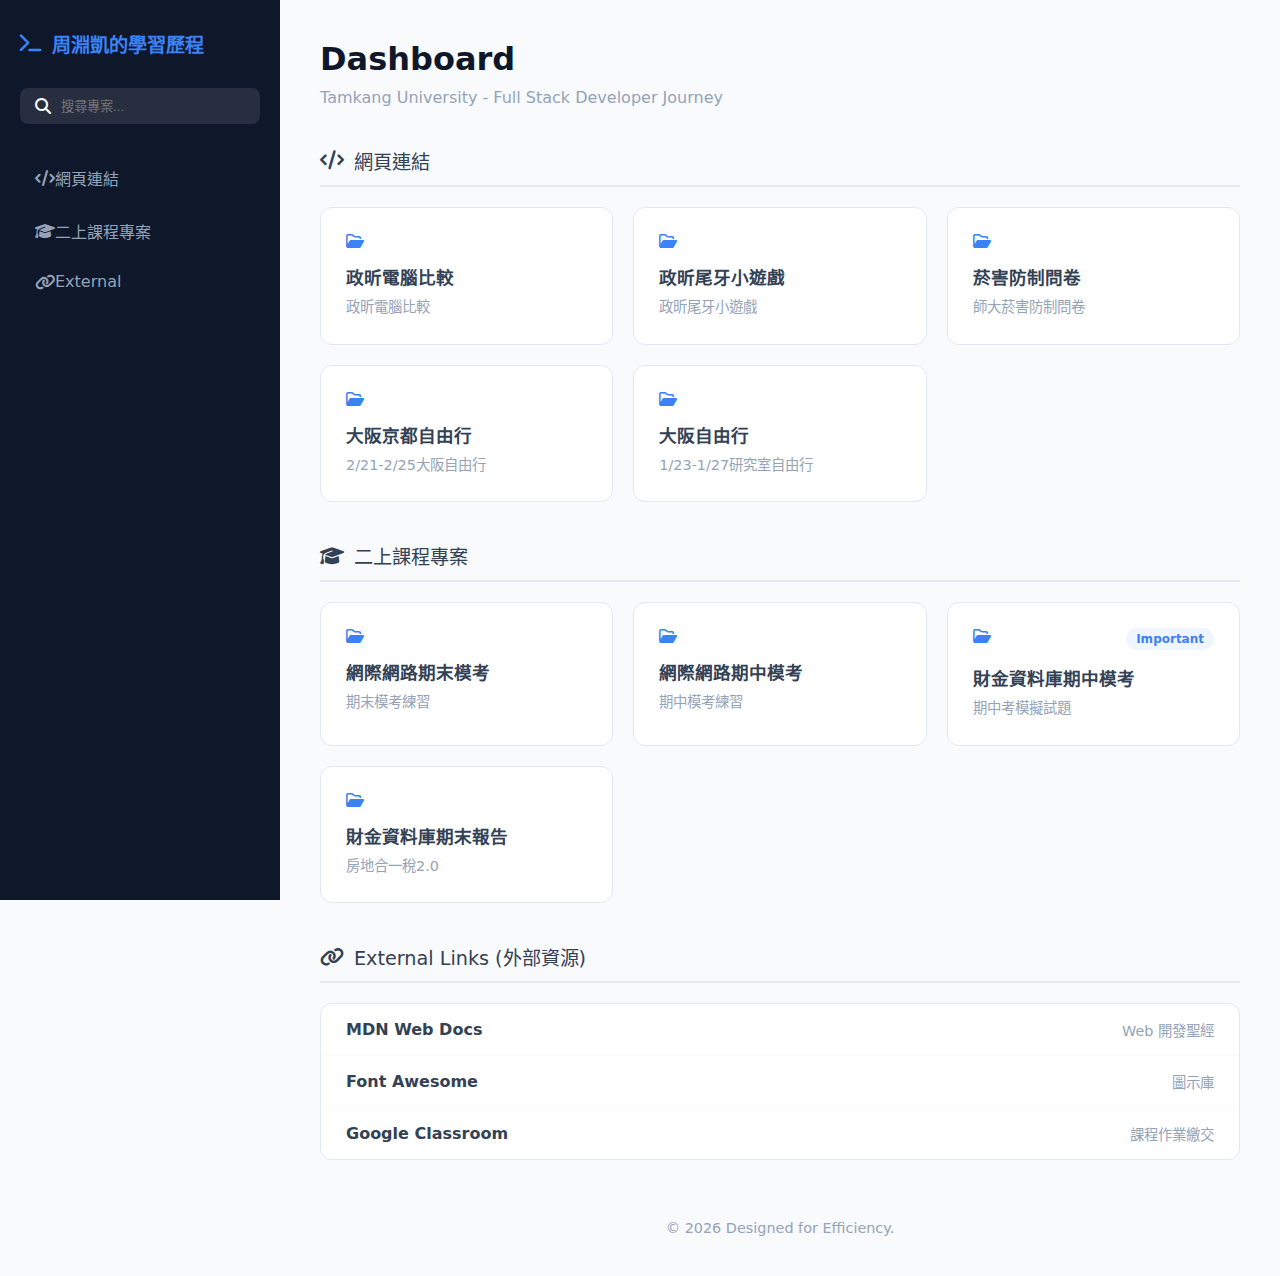
<file: NavBar.html>
<!DOCTYPE html>
<html lang="zh-TW">
<head>
    <meta charset="UTF-8">
    <meta name="viewport" content="width=device-width, initial-scale=1.0">
    <title>Project Dashboard</title>
    <link rel="stylesheet" href="https://cdnjs.cloudflare.com/ajax/libs/font-awesome/6.4.0/css/all.min.css">
    <link rel="stylesheet" href="style.css">
</head>
<body>

    <aside class="sidebar">
        <div class="brand">
            <i class="fa-solid fa-terminal"></i>
            <span id="site-name">Loading...</span>
        </div>
        
        <div class="search-box">
            <i class="fa-solid fa-magnifying-glass"></i>
            <input type="text" id="search-input" placeholder="搜尋專案...">
        </div>

        <nav id="sidebar-nav"></nav>
    </aside>

    <main class="main-content">
        <header class="top-header">
            <h1 id="page-title">Dashboard</h1>
            <p id="page-desc">Welcome back.</p>
        </header>

        <div id="content-container"></div>

        <footer id="site-footer"></footer>
    </main>

    <script src="config.js"></script>
    <script src="main.js"></script>
</body>
</html>
</file>
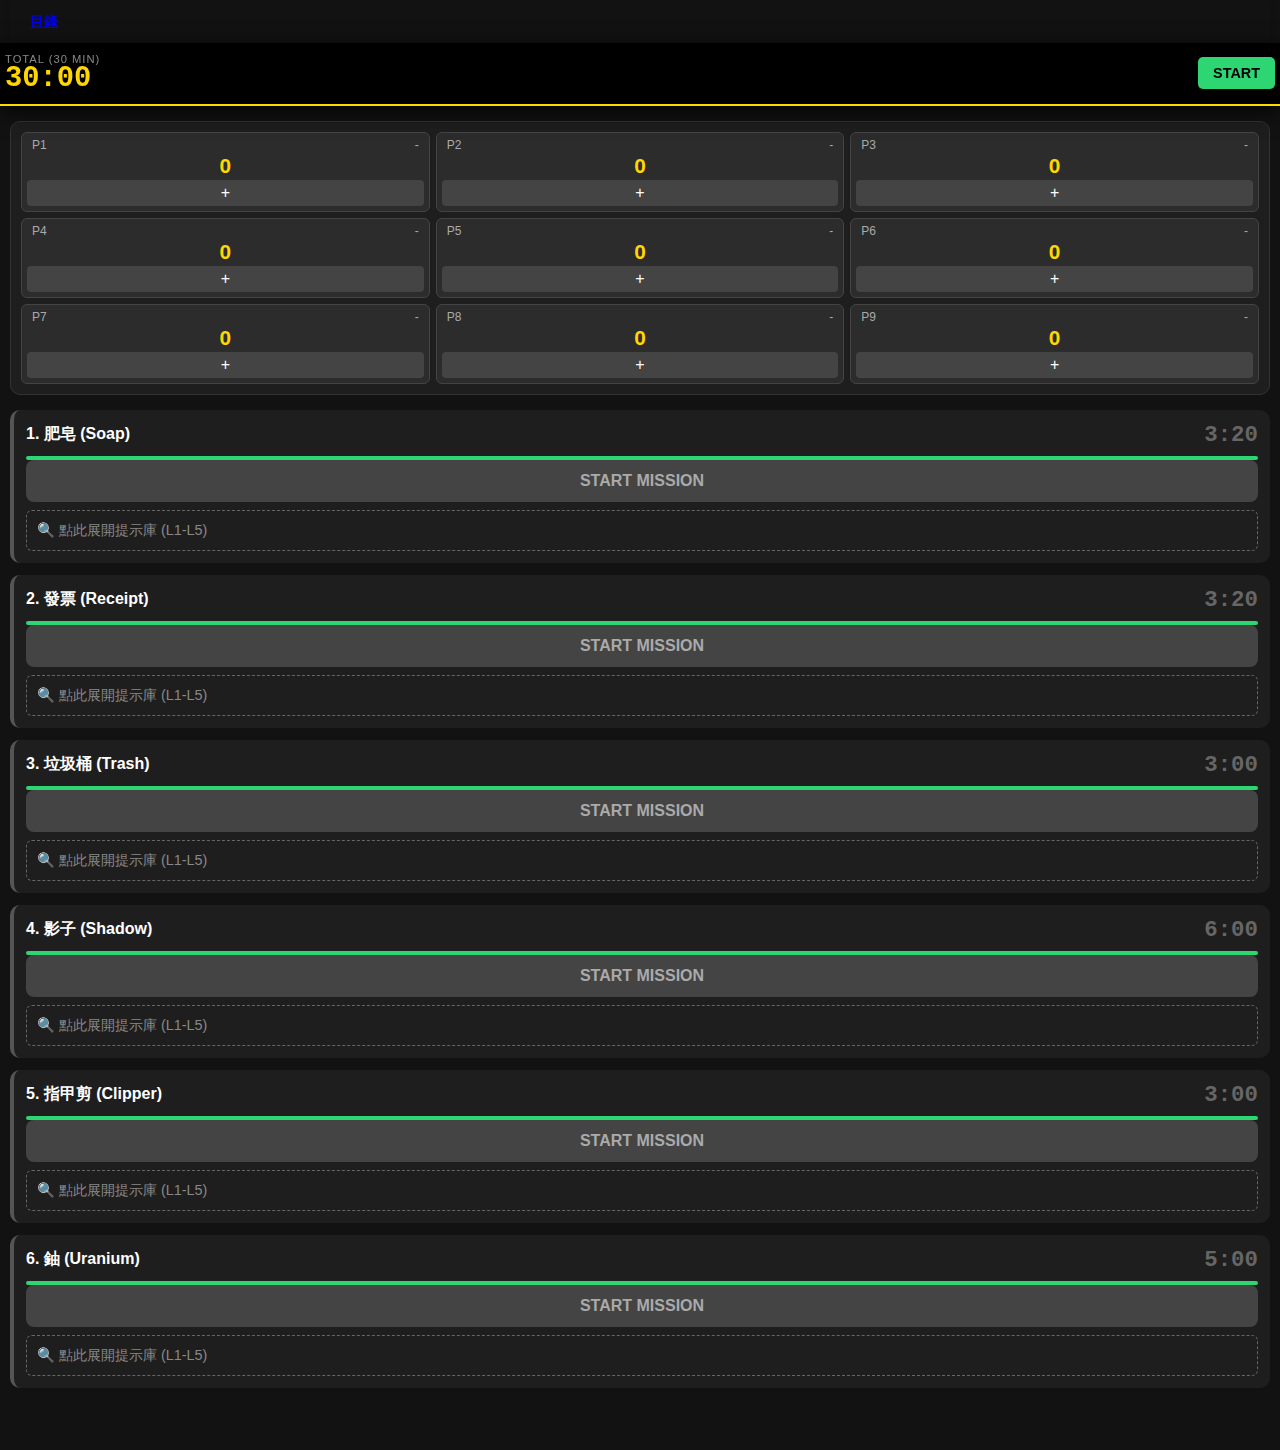
<file: ChengHsin/annual.html>
<!DOCTYPE html>
<html lang="zh-Hant">
<head>
    <meta charset="UTF-8">
    <meta name="viewport" content="width=device-width, initial-scale=1.0, maximum-scale=1.0, user-scalable=no">
    <title>尾牙小遊戲</title>
    <style>
        :root {
            --bg: #121212;
            --card: #1e1e1e;
            --text: #e0e0e0;
            --gold: #ffd700;
            --red: #ff4757;
            --green: #2ed573;
            --blue: #3742fa;
        }
        body { font-family: -apple-system, "Microsoft JhengHei", sans-serif; background: var(--bg); color: var(--text); margin: 0; padding: 0 10px 10px 10px; user-select: none; -webkit-tap-highlight-color: transparent; padding-bottom: 50px; }
        .navbar {
            background: linear-gradient(135deg, var(--primary), var(--secondary));
            color: white;
            padding: 12px 15px;
            position: sticky;
            top: 0;
            z-index: 1000;
            box-shadow: 0 2px 8px rgba(0,0,0,0.15);
            display: flex;
            justify-content: space-between;
            align-items: center;
        }
        /* 1. 全局計時器 (Sticky Header) */
        #global-header {
            position: sticky; top: 0; z-index: 999;
            background: #000; border-bottom: 2px solid var(--gold);
            padding: 10px 5px; margin: 0 -10px 15px -10px;
            display: flex; justify-content: space-between; align-items: center;
            box-shadow: 0 5px 20px rgba(0,0,0,0.8);
        }
        .g-info { display: flex; flex-direction: column; }
        .g-label { font-size: 0.7rem; color: #888; letter-spacing: 1px; }
        #g-timer { font-family: 'Courier New', monospace; font-size: 1.8rem; font-weight: bold; color: var(--gold); line-height: 1; }
        #g-btn { background: var(--green); color: #000; border: none; padding: 8px 15px; border-radius: 5px; font-weight: bold; font-size: 0.9rem; }

        /* 2. 積分區 */
        .score-box { background: var(--card); padding: 10px; border-radius: 10px; margin-bottom: 15px; border: 1px solid #333; }
        .score-grid { display: grid; grid-template-columns: repeat(3, 1fr); gap: 6px; }
        .p-card { background: #2c2c2c; padding: 5px; border-radius: 6px; text-align: center; border: 1px solid #444; }
        .p-info { display: flex; justify-content: space-between; align-items: center; font-size: 0.75rem; color: #aaa; padding: 0 5px; }
        .p-val { font-size: 1.3rem; font-weight: bold; color: var(--gold); margin: 2px 0; }
        .btn-score { width: 100%; border: none; padding: 4px; font-size: 1rem; color: white; border-radius: 4px; cursor: pointer; }
        
        /* 3. 題目區 */
        .q-card { background: var(--card); margin-bottom: 12px; padding: 12px; border-radius: 10px; border-left: 4px solid #555; transition: 0.3s; }
        .q-card.active { border-left-color: var(--gold); background: #252525; box-shadow: 0 0 15px rgba(255, 215, 0, 0.1); }
        
        .q-header { display: flex; justify-content: space-between; align-items: center; margin-bottom: 8px; }
        .q-title { font-weight: bold; font-size: 1rem; color: #fff; }
        .q-timer { font-family: 'Courier New', monospace; font-size: 1.4rem; font-weight: bold; color: #666; }
        .active .q-timer { color: var(--red); }

        .btn-ctrl { width: 100%; padding: 12px; border: none; border-radius: 8px; font-size: 1rem; font-weight: bold; margin-bottom: 8px; background: #444; color: #aaa; }
        .active .btn-ctrl { background: var(--blue); color: white; }

        /* 提示按鈕與內容 */
        .hint-btn { width: 100%; padding: 10px; background: transparent; border: 1px dashed #666; color: #888; border-radius: 6px; text-align: left; font-size: 0.9rem; position: relative; }
        .hint-content { display: none; margin-top: 8px; background: #2a2a2a; padding: 8px; border-radius: 6px; }
        .h-row { font-size: 0.85rem; padding: 6px 0; border-bottom: 1px solid #333; line-height: 1.4; color: #ccc; }
        .h-row b { color: var(--gold); margin-right: 5px; font-size: 0.75rem; background: rgba(255,215,0,0.15); padding: 2px 5px; border-radius: 3px; }

        /* 動畫特效 */
        @keyframes pulse-yellow { 0% { box-shadow: 0 0 0 0 rgba(255, 215, 0, 0.7); border-color: var(--gold); color: var(--gold); } 70% { box-shadow: 0 0 0 10px rgba(255, 215, 0, 0); } 100% { box-shadow: 0 0 0 0 rgba(255, 215, 0, 0); } }
        @keyframes pulse-red { 0% { box-shadow: 0 0 0 0 rgba(255, 71, 87, 0.7); border-color: var(--red); color: var(--red); } 70% { box-shadow: 0 0 0 10px rgba(255, 71, 87, 0); } 100% { box-shadow: 0 0 0 0 rgba(255, 71, 87, 0); } }
        
        .alert-yellow { animation: pulse-yellow 1.5s infinite; }
        .alert-red { animation: pulse-red 1s infinite; }
        
        /* 狀態條 */
        .status-bar { height: 4px; background: #333; width: 100%; border-radius: 2px; margin-top: 5px; overflow: hidden; }
        .progress { height: 100%; background: var(--green); width: 100%; transition: width 1s linear; }
    </style>
</head>
<body>
 <nav class="navbar">
        <a href="../NavBar.html" class="back-btn">
            <i class="fas fa-chevron-left"></i>
            <span style="font-size: 0.9rem; margin-left: 5px; font-weight: bold;">目錄</span>
        </a>
    </nav>
    <div id="global-header">
        <div class="g-info">
            <span class="g-label">TOTAL (30 MIN)</span>
            <div id="g-timer">30:00</div>
        </div>
        <button id="g-btn" onclick="toggleGlobal()">START</button>
    </div>

    <div class="score-box">
        <div class="score-grid" id="scoreGrid"></div>
    </div>

    <div id="q-container"></div>

<script>
    // 題目設定：總時長 24 分鐘，預留 6 分鐘緩衝
    // s: 秒數 (根據難度配速)
    const quests = [
        { t: "1. 肥皂 (Soap)", s: 200, h: ["環境: 儀式空間中的消磨","方向: 固體向泡沫的狀態轉移","暗喻: 自我消磨以換取他人清爽","物理: 潮濕時具侵略性的逃避","極限: 水循環中短暫的消耗品"] }, // 4 min
        { t: "2. 發票 (Receipt)", s: 200, h: ["物理: 交易後的資訊載體","方向: 隨機且延時的價值兌換","暗喻: 承載夢想的薄紙與垃圾","秩序: 記載金錢流向與時間的數字","哲學: 兩個月一次的機率測試"] }, // 4 min
        { t: "3. 垃圾桶 (Trash)", s: 180, h: ["空間: 關於捨棄的固定座標","方向: 收納被判定為無功能的事物","暗喻: 安靜收納遺忘的守墓人","感官: 忽視過久會發出強烈警告","哲學: 反映使用者生活殘餘的鏡子"] }, // 3 min
        { t: "4. 影子 (Shadow)", s: 360, h: ["物理: 能量波下的必然產物","方向: 擁有輪廓卻無物質重量","暗喻: 光中起舞，暗中遺棄","行為: 模仿你卻無法被你觸碰","極限: 光亮的墳墓，存在的另一面"] }, // 6 min (魔王題)
        { t: "5. 指甲剪 (Clipper)", s: 180, h: ["行為: 身體組織的定期收割","方向: 宣告防禦機制終結的音頻","暗喻: 處理身體溢出部分的刑具","物理: 槓桿轉化為精確的切割力","哲學: 釐清身體與外界的邊界"] }, // 4 min
        { t: "6. 鈾 (Uranium)", s: 300, h: ["環境: 現代文明運作的底層密碼","方向: 週期表中的不穩定權力位置","暗喻: 上帝遺留下的危險火焰","物理: 衰變中照亮或摧毀文明","文化: 超級英雄起源與末日終結"] } // 3 min
    ];

    // 初始化積分
    const sGrid = document.getElementById('scoreGrid');
    for(let i=1; i<=9; i++){
        sGrid.innerHTML += `
        <div class="p-card">
            <div class="p-info">P${i} <span onclick="modScore(${i},-1)">-</span></div>
            <div class="p-val" id="s${i}">0</div>
            <button class="btn-score" style="background:#444" onclick="modScore(${i},1)">+</button>
        </div>`;
    }
    function modScore(i,v){ 
        let e=document.getElementById('s'+i); 
        let n=parseInt(e.innerText)+v; 
        if(n>=0) e.innerText=n; 
        // 加分時變色提示
        if(v>0) { e.style.color=varCss('--green'); setTimeout(()=>e.style.color=varCss('--gold'), 300); }
    }
    function varCss(name){ return getComputedStyle(document.documentElement).getPropertyValue(name).trim(); }

    // 初始化題目
    const qCont = document.getElementById('q-container');
    quests.forEach((q, i) => {
        qCont.innerHTML += `
        <div class="q-card" id="card${i}">
            <div class="q-header">
                <span class="q-title">${q.t}</span>
                <span class="q-timer" id="tm${i}">${fmt(q.s)}</span>
            </div>
            <div class="status-bar"><div class="progress" id="prog${i}"></div></div>
            <button class="btn-ctrl" id="btn${i}" onclick="toggleQuest(${i})">START MISSION</button>
            <button class="hint-btn" id="hb${i}" onclick="toggleHint(${i})">🔍 點此展開提示庫 (L1-L5)</button>
            <div class="hint-content" id="hc${i}">
                ${q.h.map((t,idx)=>`<div class="h-row"><b>L${idx+1}</b> ${t}</div>`).join('')}
            </div>
        </div>`;
    });

    function fmt(s){ return Math.floor(s/60)+":"+(s%60).toString().padStart(2,'0'); }
    function toggleHint(i){ const e=document.getElementById('hc'+i); e.style.display=e.style.display==='block'?'none':'block'; }

    // 全局計時
    let gTime = 1800, gInt = null;
    function toggleGlobal(){
        const b = document.getElementById('g-btn');
        if(gInt){ clearInterval(gInt); gInt=null; b.innerText="RESUME"; b.style.background="#f39c12"; }
        else {
            b.innerText="PAUSE"; b.style.background="#c0392b";
            gInt = setInterval(()=>{
                if(gTime>0){
                    gTime--; document.getElementById('g-timer').innerText=fmt(gTime);
                    if(gTime<300) document.getElementById('g-timer').style.color="#ff4757";
                } else { clearInterval(gInt); alert("30分鐘到！"); }
            },1000);
        }
    }

    // 單題邏輯
    let qInts = {};
    function toggleQuest(i){
        const card = document.getElementById('card'+i);
        const btn = document.getElementById('btn'+i);
        const hb = document.getElementById('hb'+i);
        const prog = document.getElementById('prog'+i);
        
        // 互斥邏輯：開新題時，暫停其他題
        Object.keys(qInts).forEach(k => { if(k!=i && qInts[k]) toggleQuest(k); });

        if(qInts[i]){ // 暫停
            clearInterval(qInts[i]); delete qInts[i];
            btn.innerText="RESUME"; card.classList.remove('active');
            hb.className="hint-btn"; // 移除閃爍
        } else { // 開始
            btn.innerText="RUNNING..."; card.classList.add('active');
            let total = quests[i].s;
            let [m,s] = document.getElementById('tm'+i).innerText.split(':').map(Number);
            let rem = m*60+s;

            qInts[i] = setInterval(()=>{
                if(rem>0){
                    rem--;
                    document.getElementById('tm'+i).innerText=fmt(rem);
                    
                    // 進度條
                    prog.style.width = (rem/total*100) + "%";
                    if(rem/total < 0.3) prog.style.background = "#ff4757";

                    // 自動提示提醒邏輯
                    // 剩餘 75% (破冰) -> 黃色閃爍
                    if(rem == Math.floor(total*0.75)) { hb.classList.add('alert-green'); vib(200); }
                    // 剩餘 50% (加溫) -> 黃色閃爍
                    if(rem == Math.floor(total*0.50)) { hb.classList.remove('alert-yellow'); void hb.offsetWidth; hb.classList.add('alert-yellow'); vib(200); }
                    // 剩餘 25% (急迫) -> 紅色閃爍
                    if(rem == Math.floor(total*0.25)) { hb.classList.remove('alert-yellow'); hb.classList.add('alert-red'); vib([200,100,200]); }

                } else {
                    clearInterval(qInts[i]);
                    btn.innerText="FINISHED"; btn.style.opacity=0.5;
                    card.classList.remove('active'); hb.className="hint-btn";
                    vib(1000);
                }
            },1000);
        }
    }
    
    function vib(ptrn){ if(navigator.vibrate) navigator.vibrate(ptrn); }
</script>
</body>
</html>
</file>
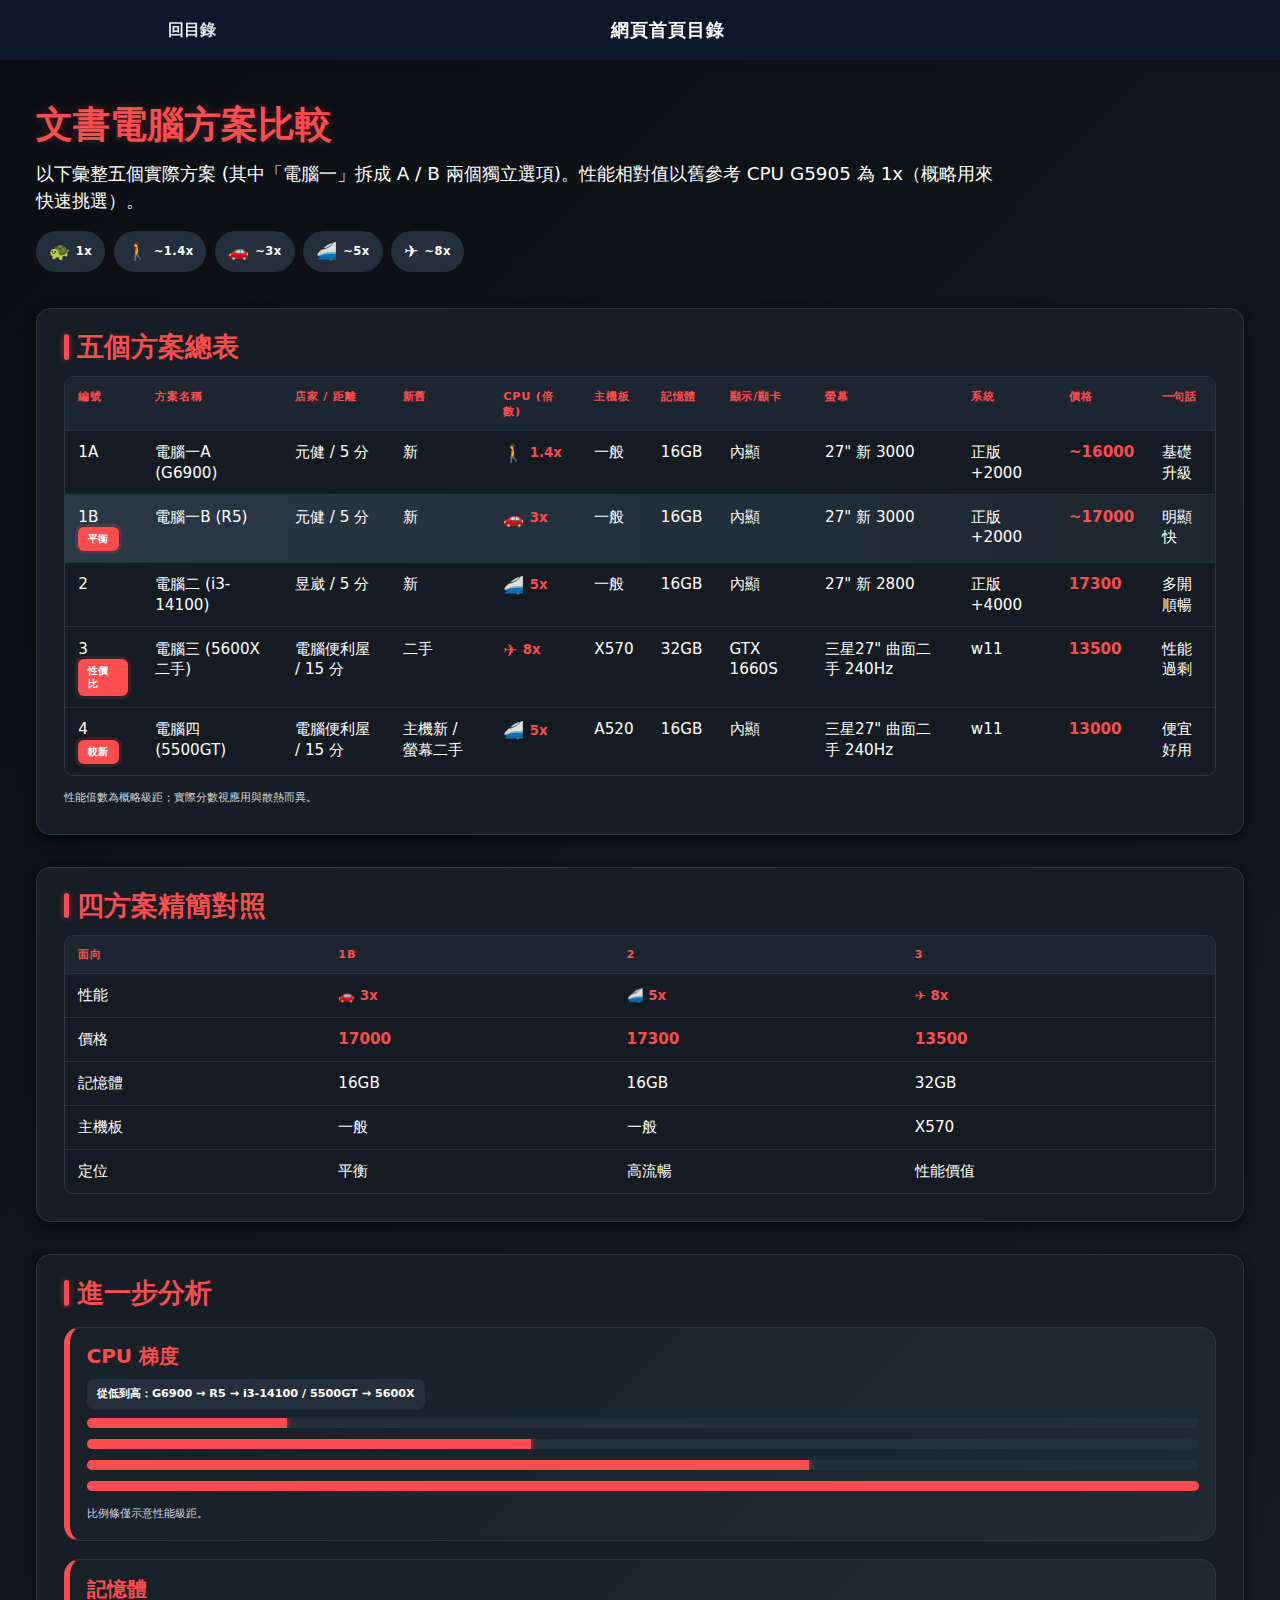
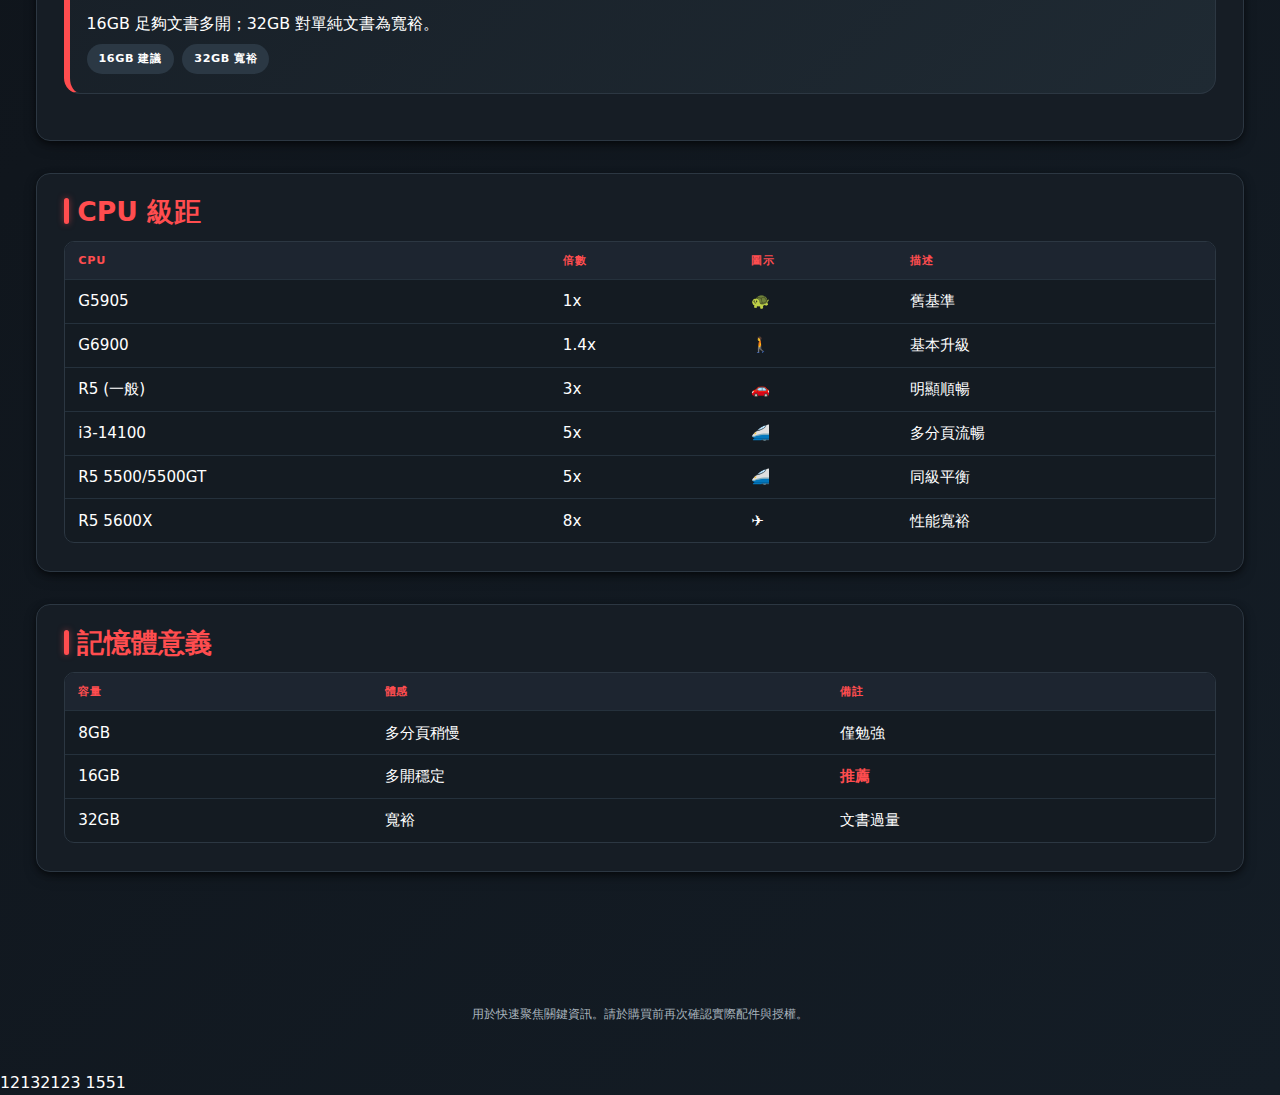
<file: ChengHsin/computer.html>
<!DOCTYPE html>
<html lang="zh-Hant">
<head>
  <meta charset="UTF-8" />
  <title>文書電腦方案比較</title>
  <meta name="viewport" content="width=device-width,initial-scale=1" />
  <style>
    /********************************************************
      全白字 + 重點紅色 版本
      說明：
      1. 所有一般文字改為白色 (#ffffff)。
      2. 重要/需吸引注意的元素統一使用紅色 (#ff4d4f)。
      3. 背景全面改為深色系，確保白字對比。
      4. 原本的藍/綠/黃等色標籤全部去色或轉為暗灰框，避免干擾「紅=重點」視覺。
      5. 新增 .important / .mark-imp / .imp-block 等輔助 class，可自訂再套用。
      6. 表格 hover、區塊陰影皆低干擾，焦點仍在紅色資訊。
      7. 可再依需求把「哪些算重點」細調（目前：標題、價格、旗標、性能倍數 icon、決策步驟號、快速摘要內的 mark）。
    *********************************************************/
    :root {
      --bg:#0d1117;
      --bg-alt:#141a22;
      --panel:#161d25;
      --panel-alt:#1f2731;
      --border:#2c3742;
      --border-soft:#23303b;
      --text:#ffffff;
      --important:#ff4d4f;
      --important-glow:0 0 0 3px rgba(255,77,79,0.15);
      --radius:14px;
      --shadow:0 6px 16px -6px rgba(0,0,0,.6), 0 2px 6px rgba(0,0,0,.45);
      --transition:160ms ease;
      --font-base: clamp(14px, 0.55vw + 0.55rem, 18px);
      --font-small: .78rem;
      --font-xsmall: .68rem;
    }
    *{box-sizing:border-box;}
    html,body{margin:0;padding:0;}
    body{
      font-family:system-ui,-apple-system,Segoe UI,Roboto,Helvetica,Arial,sans-serif;
      font-size:var(--font-base);
      background:linear-gradient(135deg,#0b0f14,#10161d 45%,#141d26);
      color:var(--text);
      line-height:1.5;
      -webkit-font-smoothing:antialiased;
    }

    /*********** 通用文字 ***********/
    h1,h2,h3{
      font-weight:600;
      line-height:1.18;
      margin:0 0 .85rem;
      color:var(--important);
    }
    h1{
      font-size:clamp(2rem,1.7rem + .8vw,2.7rem);
      text-shadow:0 0 8px rgba(255,77,79,.25);
    }
    h2{
      font-size:clamp(1.35rem,1.1rem + .7vw,1.75rem);
      position:relative;
      padding-left:.85rem;
    }
    h2:before{
      content:"";
      position:absolute;
      left:0;top:.18rem;bottom:.18rem;
      width:5px;
      border-radius:3px;
      background:var(--important);
      box-shadow:0 0 6px rgba(255,77,79,.5);
    }
    h3{
      font-size:clamp(1rem,.95rem + .4vw,1.25rem);
    }
    p.lead{
      font-size:clamp(.95rem,.9rem + .35vw,1.15rem);
      max-width:960px;
      margin:0 0 1rem;
      color:var(--text);
    }
    a{color:var(--important);text-decoration:none;}
    a:hover{text-decoration:underline;}

    header{
      padding:2rem clamp(1rem,2.8vw,3.2rem) 1.1rem;
      max-width:1700px;
      margin:0 auto;
    }
    main{
      padding:0 clamp(1rem,2.8vw,3.2rem) 3.8rem;
      max-width:1700px;
      margin:0 auto;
    }

    section{
      background:var(--panel);
      border:1px solid var(--border);
      border-radius:var(--radius);
      padding:clamp(1.05rem,0.9rem + 0.6vw,1.7rem) clamp(1rem,0.8rem + 1.1vw,2rem) clamp(1.3rem,1rem + .9vw,1.9rem);
      margin:0 0 2rem;
      box-shadow:var(--shadow);
      position:relative;
      overflow:hidden;
      transition:background var(--transition),border-color var(--transition),transform var(--transition);
    }
    section:hover{
      background:#1c252f;
      border-color:#364452;
    }

    /*********** Pill / Badge (去色 → 白) ***********/
    .pill-legend{
      display:flex;
      flex-wrap:wrap;
      gap:.55rem;
      margin:.5rem 0 1.2rem;
      font-size:.72rem;
    }
    .pill{
      background:#242f3b;
      color:#fff;
      padding:.48rem .8rem;
      border-radius:999px;
      font-weight:600;
      letter-spacing:.5px;
      display:inline-flex;
      align-items:center;
      gap:.35rem;
    }
    .pill span{font-size:1.05rem;}
    .badge{
      background:#242f3b;
      color:#fff;
      padding:.42rem .75rem .4rem;
      font-size:.7rem;
      letter-spacing:.55px;
      border-radius:999px;
      font-weight:600;
      display:inline-flex;
      align-items:center;
      gap:.35rem;
    }
    /* 將原本彩色分類統一低彩度，僅保留 danger=紅(重要) */
    .badge.danger,
    .badge.accent,
    .badge.primary,
    .badge.good,
    .badge.warn{
      background:#2e3a46;
      color:#ffffff;
    }
    .badge.danger{background:var(--important);color:#fff;box-shadow:var(--important-glow);}
    .flag{
      display:inline-block;
      background:var(--important);
      color:#fff;
      padding:.3rem .6rem .32rem;
      border-radius:6px;
      font-size:.63rem;
      font-weight:700;
      letter-spacing:.6px;
      box-shadow:var(--important-glow);
    }

    /*********** 表格 ***********/
    .table-scroll{
      overflow-x:auto;
      border:1px solid var(--border);
      border-radius:10px;
      background:#141b22;
      position:relative;
    }
    table{
      width:100%;
      border-collapse:collapse;
      font-size:clamp(.8rem,.75rem + 0.25vw,.95rem);
      line-height:1.35;
      color:var(--text);
    }
    th,td{
      padding:.7rem .85rem;
      text-align:left;
      vertical-align:top;
      border-bottom:1px solid #25313c;
    }
    th{
      background:#1d2530;
      font-size:.7rem;
      text-transform:uppercase;
      letter-spacing:.8px;
      font-weight:700;
      position:sticky;
      top:0;
      z-index:2;
      color:var(--important);
    }
    tbody tr:last-child td{border-bottom:none;}
    tbody tr:hover{
      background:#22303c;
    }
    tbody tr.highlight{
      background:linear-gradient(90deg,#2a3946,#1c262f);
    }
    .price{
      font-weight:700;
      color:var(--important);
      font-variant-numeric:tabular-nums;
    }

    /*********** 響應式欄位隱藏 (保留結構) ***********/
    @media (max-width:1299px){
      #table-main table thead tr th:last-child,
      #table-main table tbody tr td:last-child{display:none;}
      #shortlist table thead tr th:last-child,
      #shortlist table tbody tr td:last-child{display:none;}
    }
    @media (max-width:1099px){
      #table-main table thead tr th:nth-last-child(2),
      #table-main table tbody tr td:nth-last-child(2){display:none;}
    }
    @media (max-width:900px){
      table thead{display:none;}
      table,tbody,tr,td{display:block;width:100%;}
      tr{
        margin:0 0 1rem;
        border:1px solid var(--border);
        border-radius:12px;
        background:#161d25;
        box-shadow:0 2px 6px rgba(0,0,0,.45);
        padding:.5rem .6rem .65rem;
      }
      td{
        border:none;
        padding:.42rem .4rem .42rem 5.8rem !important;
        position:relative;
        font-size:.86rem;
      }
      td:before{
        content: attr(data-label);
        position:absolute;
        left:.75rem;
        top:.45rem;
        font-size:.63rem;
        font-weight:700;
        letter-spacing:.6px;
        color:var(--important);
        text-transform:uppercase;
      }
    }

    /*********** 性能圖示 ***********/
    .perf{
      font-weight:700;
      display:inline-flex;
      align-items:center;
      gap:.35rem;
      font-size:.83rem;
      color:var(--important);
    }
    .perf span.icon{font-size:1.05rem;}

    /*********** 流程步驟 ***********/
    .flow-steps{
      display:flex;
      flex-direction:column;
      gap:.9rem;
      margin:1.15rem 0;
      counter-reset:step;
    }
    .flow-steps .step{
      background:#1d2731;
      border:1px solid var(--border);
      border-left:5px solid var(--important);
      padding:.85rem 1rem .95rem;
      border-radius:12px;
      position:relative;
      counter-increment:step;
      font-size:.85rem;
    }
    .flow-steps .step:before{
      content:counter(step);
      position:absolute;
      left:-16px;
      top:50%;
      transform:translateY(-50%);
      background:var(--important);
      color:#fff;
      font-size:.72rem;
      width:26px;
      height:26px;
      display:flex;
      align-items:center;
      justify-content:center;
      border-radius:50%;
      font-weight:700;
      box-shadow:var(--important-glow);
    }

    /*********** 重點框 ***********/
    .focus-box{
      border:1px solid var(--border);
      border-left:6px solid var(--important);
      background:linear-gradient(135deg,#182028,#1f2a33);
      padding:1rem 1.05rem 1.15rem;
      border-radius:16px;
      margin:1.15rem 0;
      position:relative;
    }
    .focus-box h3{margin:.1rem 0 .65rem;color:var(--important);}

    .inline-hint{
      display:inline-block;
      background:#242f3b;
      padding:.42rem .65rem;
      border-radius:8px;
      font-size:.7rem;
      font-weight:600;
    }
    .inline-badges{
      display:flex;
      flex-wrap:wrap;
      gap:.55rem;
      margin-top:.55rem;
    }
    .inline-badges .badge{
      background:#2b3844;
      color:#fff;
      font-weight:600;
    }
    .inline-badges .badge.good,
    .inline-badges .badge.accent{
      background:#2b3844;
    }
    .inline-badges .badge.good.important,
    .inline-badges .badge.accent.important{
      background:var(--important);
      box-shadow:var(--important-glow);
    }

    /*********** 卡片推薦 ***********/
    .recommend-box{
      display:grid;
      gap:1rem;
      margin-top:.6rem;
    }
    @media (min-width:820px){
      .recommend-box{
        grid-template-columns:repeat(auto-fit,minmax(230px,1fr));
      }
    }
    .rec-card{
      border:1px solid var(--border);
      background:#1c242d;
      padding:.95rem 1rem 1.05rem;
      border-radius:16px;
      display:flex;
      flex-direction:column;
      gap:.5rem;
      min-height:150px;
      position:relative;
      transition:transform var(--transition),border-color var(--transition),background var(--transition);
    }
    .rec-card:hover{
      transform:translateY(-3px);
      border-color:#3b4a59;
      background:#23303b;
    }
    .rec-card.highlight{
      border-color:var(--important);
      box-shadow:0 0 0 1px var(--important),0 0 18px -4px rgba(255,77,79,.55);
    }
    .rec-card .title{
      font-size:.9rem;
      font-weight:700;
      letter-spacing:.5px;
      color:var(--important);
    }
    .rec-card .desc{
      font-size:.76rem;
      line-height:1.4;
      color:var(--text);
      flex-grow:1;
    }

    /*********** 比例條 ***********/
    .ratio-bar{
      --pct:50%;
      height:10px;
      background:#23303b;
      border-radius:6px;
      overflow:hidden;
      margin:.5rem 0 .7rem;
      position:relative;
    }
    .ratio-bar span{
      position:absolute;
      inset:0;
      width:var(--pct);
      background:var(--important);
      box-shadow:0 0 6px rgba(255,77,79,.7);
    }

    /*********** 摘要 / 說明 ***********/
    .tagline{
      display:inline-block;
      background:#1d2731;
      padding:.55rem .95rem .6rem;
      border-radius:10px;
      font-size:.85rem;
      font-weight:600;
      letter-spacing:.4px;
      box-shadow:inset 0 0 0 1px #2e3a46;
    }
    .disclaimer{
      font-size:var(--font-xsmall);
      line-height:1.45;
      margin-top:.9rem;
      color:#d0d7de;
    }
    mark{
      background:var(--important);
      color:#fff;
      padding:.15rem .35rem;
      border-radius:4px;
      box-shadow:var(--important-glow);
    }

    /*********** 自訂重點標記 ***********/
    .important{color:var(--important) !important;font-weight:700;}
    .imp-block{
      border:1px solid var(--important);
      padding:.75rem 1rem;
      border-radius:10px;
      background:#1d262f;
      box-shadow:var(--important-glow);
    }

    /*********** 捲軸 ***********/
    .table-scroll::-webkit-scrollbar{height:10px;}
    .table-scroll::-webkit-scrollbar-track{background:#1a232b;border-radius:5px;}
    .table-scroll::-webkit-scrollbar-thumb{background:#394652;border-radius:5px;}
    .table-scroll::-webkit-scrollbar-thumb:hover{background:#4a5967;}

    footer{
      text-align:center;
      padding:2.6rem 1rem 3rem;
      font-size:.72rem;
      color:#a8b3bc;
    }

    /*********** 超寬螢幕微調 ***********/
    @media (min-width:1900px){
      body{font-size:clamp(15px,0.5vw + 0.55rem,19px);}
      th,td{padding:.78rem 1rem;}
    }
  </style>
</head>
<body>
      <nav class="top-navbar">
    <div class="nav-container">
        <a href="../NavBar.html" class="nav-home-btn">
            <i class="fa-solid fa-chevron-left"></i> 回目錄
        </a>

        <span class="nav-title">網頁首頁目錄</span>

        <div class="nav-placeholder"></div> 
    </div>
</nav>

<style>
    /* 1. 關鍵設定：防止內容被擋住 */
    body {
        padding-top: 70px; /* 必須大於導覽列的高度 (60px) */
    }

    /* 2. 導覽列本體 */
    .top-navbar {
        position: fixed;      /* 核心：固定在視窗上 */
        top: 0;               /* 緊貼頂部 */
        left: 0;              /* 緊貼左邊 */
        width: 100%;          /* 撐滿寬度 */
        height: 60px;         /* 設定高度 */
        background-color: #0f172a; /* 深藍色背景 (配合你的主題) */
        color: white;
        box-shadow: 0 2px 10px rgba(0,0,0,0.1); /* 陰影讓它有浮起來的感覺 */
        z-index: 1000;        /* 確保它在最上層 */
        display: flex;
        align-items: center;  /* 垂直置中 */
    }

    .nav-container {
        width: 100%;
        max-width: 1000px;    /* 限制內容最大寬度 */
        margin: 0 auto;       /* 水平置中 */
        padding: 0 20px;
        display: flex;
        justify-content: space-between;
        align-items: center;
    }

    /* 3. 回首頁按鈕樣式 */
    .nav-home-btn {
        color: #e2e8f0;
        text-decoration: none;
        font-size: 1rem;
        font-weight: 600;
        display: flex;
        align-items: center;
        gap: 8px; /* 圖示與文字的間距 */
        transition: color 0.3s;
        font-family: 'Segoe UI', sans-serif;
    }

    .nav-home-btn:hover {
        color: #3b82f6; /* 懸浮時變亮藍色 */
    }

    /* 標題樣式 */
    .nav-title {
        font-weight: 700;
        font-size: 1.1rem;
        letter-spacing: 1px;
    }

    /* RWD 手機版調整 */
    @media (max-width: 600px) {
        .nav-title { display: none; } /* 手機版隱藏中間標題，避免太擠 */
    }
</style>
  <header>
    <h1>文書電腦方案比較</h1>
    <p class="lead">
      以下彙整五個實際方案 (其中「電腦一」拆成 A / B 兩個獨立選項)。性能相對值以舊參考 CPU G5905 為 1x（概略用來快速挑選）。
    </p>
    <div class="pill-legend">
      <div class="pill"><span>🐢</span>1x</div>
      <div class="pill"><span>🚶</span>~1.4x</div>
      <div class="pill"><span>🚗</span>~3x</div>
      <div class="pill"><span>🚄</span>~5x</div>
      <div class="pill"><span>✈</span>~8x</div>
    </div>
  </header>

  <main>
    <!-- 總表 -->
    <section id="table-main">
      <h2>五個方案總表</h2>
      <div class="table-scroll">
        <table>
          <thead>
            <tr>
              <th>編號</th>
              <th>方案名稱</th>
              <th>店家 / 距離</th>
              <th>新舊</th>
              <th>CPU (倍數)</th>
              <th>主機板</th>
              <th>記憶體</th>
              <th>顯示/顯卡</th>
              <th>螢幕</th>
              <th>系統</th>
              <th>價格</th>
              <th>一句話</th>
              <th>定位</th>
            </tr>
          </thead>
          <tbody>
            <tr>
              <td data-label="編號">1A</td>
              <td data-label="方案">電腦一A (G6900)</td>
              <td data-label="店家">元健 / 5 分</td>
              <td data-label="新舊">新</td>
              <td data-label="CPU"><div class="perf"><span class="icon">🚶</span>1.4x</div></td>
              <td data-label="主機板">一般</td>
              <td data-label="記憶體">16GB</td>
              <td data-label="顯示">內顯</td>
              <td data-label="螢幕">27" 新 3000</td>
              <td data-label="系統">正版 +2000</td>
              <td data-label="價格" class="price">~16000</td>
              <td data-label="一句話">基礎升級</td>
              <td data-label="定位">堪用差不多</td>
            </tr>
            <tr class="highlight">
              <td data-label="編號">1B <span class="flag">平衡</span></td>
              <td data-label="方案">電腦一B (R5)</td>
              <td data-label="店家">元健 / 5 分</td>
              <td data-label="新舊">新</td>
              <td data-label="CPU"><div class="perf"><span class="icon">🚗</span>3x</div></td>
              <td data-label="主機板">一般</td>
              <td data-label="記憶體">16GB</td>
              <td data-label="顯示">內顯</td>
              <td data-label="螢幕">27" 新 3000</td>
              <td data-label="系統">正版 +2000</td>
              <td data-label="價格" class="price">~17000</td>
              <td data-label="一句話">明顯快</td>
              <td data-label="定位">脫離卡頓</td>
            </tr>
            <tr>
              <td data-label="編號">2</td>
              <td data-label="方案">電腦二 (i3-14100)</td>
              <td data-label="店家">昱崴 / 5 分</td>
              <td data-label="新舊">新</td>
              <td data-label="CPU"><div class="perf"><span class="icon">🚄</span>5x</div></td>
              <td data-label="主機板">一般</td>
              <td data-label="記憶體">16GB</td>
              <td data-label="顯示">內顯</td>
              <td data-label="螢幕">27" 新 2800</td>
              <td data-label="系統">正版 +4000</td>
              <td data-label="價格" class="price">17300</td>
              <td data-label="一句話">多開順暢</td>
              <td data-label="定位">高流暢</td>
            </tr>
            <tr>
              <td data-label="編號">3 <span class="flag">性價比</span></td>
              <td data-label="方案">電腦三 (5600X 二手)</td>
              <td data-label="店家">電腦便利屋 / 15 分</td>
              <td data-label="新舊">二手</td>
              <td data-label="CPU"><div class="perf"><span class="icon">✈</span>8x</div></td>
              <td data-label="主機板">X570</td>
              <td data-label="記憶體">32GB</td>
              <td data-label="顯示">GTX 1660S</td>
              <td data-label="螢幕">三星27" 曲面二手 240Hz</td>
              <td data-label="系統">w11</td>
              <td data-label="價格" class="price">13500</td>
              <td data-label="一句話">性能過剩</td>
              <td data-label="定位">高性能</td>
            </tr>
            <tr>
              <td data-label="編號">4 <span class="flag">較新</span></td>
              <td data-label="方案">電腦四 (5500GT)</td>
              <td data-label="店家">電腦便利屋 / 15 分</td>
              <td data-label="新舊">主機新 / 螢幕二手</td>
              <td data-label="CPU"><div class="perf"><span class="icon">🚄</span>5x</div></td>
              <td data-label="主機板">A520</td>
              <td data-label="記憶體">16GB</td>
              <td data-label="顯示">內顯</td>
              <td data-label="螢幕">三星27" 曲面二手 240Hz</td>
              <td data-label="系統">w11</td>
              <td data-label="價格" class="price">13000</td>
              <td data-label="一句話">便宜好用</td>
              <td data-label="定位">划算好用</td>
            </tr>
          </tbody>
        </table>
      </div>
      <div class="disclaimer">性能倍數為概略級距；實際分數視應用與散熱而異。</div>
    </section>

    <!-- 精簡對照 -->
    <section id="shortlist">
      <h2>四方案精簡對照</h2>
      <div class="table-scroll">
        <table>
          <thead>
            <tr>
              <th>面向</th>
              <th>1B</th>
              <th>2</th>
              <th>3</th>
              <th>4</th>
            </tr>
          </thead>
          <tbody>
            <tr>
              <td data-label="面向">性能</td>
              <td data-label="1B"><div class="perf">🚗 3x</div></td>
              <td data-label="2"><div class="perf">🚄 5x</div></td>
              <td data-label="3"><div class="perf">✈ 8x</div></td>
              <td data-label="4"><div class="perf">🚄 5x</div></td>
            </tr>
            <tr>
              <td data-label="面向">價格</td>
              <td data-label="1B" class="price">17000</td>
              <td data-label="2" class="price">17300</td>
              <td data-label="3" class="price">13500</td>
              <td data-label="4" class="price">13000</td>
            </tr>
            <tr>
              <td data-label="面向">記憶體</td>
              <td data-label="1B">16GB</td>
              <td data-label="2">16GB</td>
              <td data-label="3">32GB</td>
              <td data-label="4">16GB</td>
            </tr>
            <tr>
              <td data-label="面向">主機板</td>
              <td data-label="1B">一般</td>
              <td data-label="2">一般</td>
              <td data-label="3">X570</td>
              <td data-label="4">A520</td>
            </tr>
           
            <tr>
              <td data-label="面向">定位</td>
              <td data-label="1B">平衡</td>
              <td data-label="2">高流暢</td>
              <td data-label="3">性能價值</td>
              <td data-label="4">低價高效</td>
            </tr>
          </tbody>
        </table>
      </div>
    </section>

    <!-- 深入 -->
    <section id="deep">
      <h2>進一步分析</h2>
      <div class="focus-box">
        <h3>CPU 梯度</h3>
        <div class="inline-hint">從低到高：G6900 → R5 → i3-14100 / 5500GT → 5600X</div>
        <div class="ratio-bar" style="--pct:18%"><span></span></div>
        <div class="ratio-bar" style="--pct:40%"><span></span></div>
        <div class="ratio-bar" style="--pct:65%"><span></span></div>
        <div class="ratio-bar" style="--pct:100%"><span></span></div>
        <div class="disclaimer">比例條僅示意性能級距。</div>
      </div>
      <div class="focus-box">
        <h3>記憶體</h3>
        <p style="margin:.2rem 0 .5rem;">16GB 足夠文書多開；32GB 對單純文書為寬裕。</p>
        <div class="inline-badges">
          <span class="badge">16GB 建議</span>
          <span class="badge">32GB 寬裕</span>
        </div>
      </div>
    </section>

    <!-- CPU 列表 -->
    <section id="raw-cpu">
      <h2>CPU 級距</h2>
      <div class="table-scroll">
        <table>
          <thead>
            <tr>
              <th>CPU</th>
              <th>倍數</th>
              <th>圖示</th>
              <th>描述</th>
            </tr>
          </thead>
          <tbody>
            <tr><td>G5905</td><td>1x</td><td>🐢</td><td>舊基準</td></tr>
            <tr><td>G6900</td><td>1.4x</td><td>🚶</td><td>基本升級</td></tr>
            <tr><td>R5 (一般)</td><td>3x</td><td>🚗</td><td>明顯順暢</td></tr>
            <tr><td>i3-14100</td><td>5x</td><td>🚄</td><td>多分頁流暢</td></tr>
            <tr><td>R5 5500/5500GT</td><td>5x</td><td>🚄</td><td>同級平衡</td></tr>
            <tr><td>R5 5600X</td><td>8x</td><td>✈</td><td>性能寬裕</td></tr>
          </tbody>
        </table>
      </div>
    </section>

    <!-- 記憶體 -->
    <section id="memory">
      <h2>記憶體意義</h2>
      <div class="table-scroll">
        <table>
          <thead><tr><th>容量</th><th>體感</th><th>備註</th></tr></thead>
          <tbody>
            <tr><td>8GB</td><td>多分頁稍慢</td><td>僅勉強</td></tr>
            <tr><td>16GB</td><td>多開穩定</td><td class="important">推薦</td></tr>
            <tr><td>32GB</td><td>寬裕</td><td>文書過量</td></tr>
          </tbody>
        </table>
      </div>
    </section>

  </main>

  <footer>
    用於快速聚焦關鍵資訊。請於購買前再次確認實際配件與授權。
  </footer>
</body>
</html>
12132123
1551
</file>
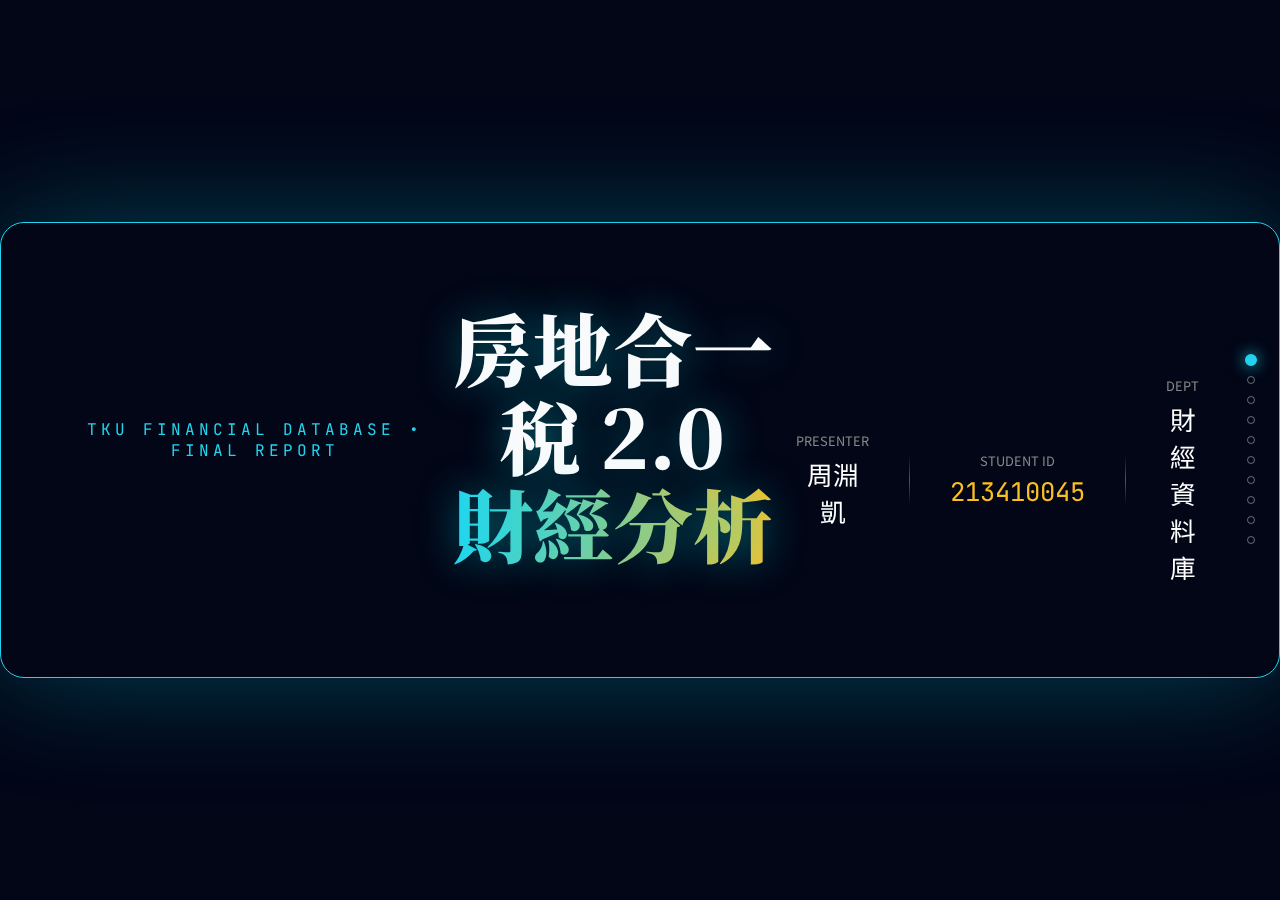
<file: Sat.work/Financial DataBase/report.html>
<!DOCTYPE html>
<html lang="zh-TW">

<head>
    <meta charset="UTF-8">
    <meta name="viewport" content="width=device-width, initial-scale=1.0">
    <title>財經資料庫：房地合一稅 2.0 </title>
    <link
        href="https://fonts.googleapis.com/css2?family=Cinzel:wght@700&family=Noto+Serif+TC:wght@700;900&family=Noto+Sans+TC:wght@400;500;700&family=JetBrains+Mono:wght@400;700&display=swap"
        rel="stylesheet">
    <link rel="stylesheet" href="https://cdnjs.cloudflare.com/ajax/libs/font-awesome/6.4.0/css/all.min.css">

    <style>
        :root {
            --bg-deep: #020617;
            --panel-bg: rgba(15, 23, 42, 0.9);
            --gold: #fbbf24;
            --cyan: #22d3ee;
            --red: #f87171;
            --green: #34d399;
            --text-main: #f8fafc;
            --text-sub: #94a3b8;
            --border: rgba(255, 255, 255, 0.15);
        }

        * {
            box-sizing: border-box;
            margin: 0;
            padding: 0;
        }

        body {
            background-color: var(--bg-deep);
            color: var(--text-main);
            font-family: 'Noto Sans TC', sans-serif;
            overflow: hidden;
        }

        /* 背景與視差 */
        .parallax-bg {
            position: absolute;
            top: 0;
            left: 0;
            width: 100%;
            height: 100%;
            background-size: cover;
            background-position: center;
            background-attachment: fixed;
            z-index: -1;
            filter: brightness(0.25) contrast(1.1);
            /* 壓暗背景以突顯數據 */
            transition: transform 0.5s;
        }

        /* 導航點 */
        .nav-dots {
            position: fixed;
            right: 25px;
            top: 50%;
            transform: translateY(-50%);
            z-index: 1000;
            display: flex;
            flex-direction: column;
            gap: 12px;
        }

        .dot {
            width: 8px;
            height: 8px;
            border: 1px solid rgba(255, 255, 255, 0.4);
            border-radius: 50%;
            cursor: pointer;
            transition: 0.3s;
        }

        .dot.active {
            background: var(--cyan);
            border-color: var(--cyan);
            transform: scale(1.5);
            box-shadow: 0 0 10px var(--cyan);
        }

        main {
            height: 100vh;
            overflow-y: scroll;
            scroll-snap-type: y mandatory;
            scroll-behavior: smooth;
        }

        section {
            height: 100vh;
            width: 100vw;
            scroll-snap-align: start;
            display: flex;
            align-items: center;
            justify-content: center;
            position: relative;
            overflow: hidden;
        }

        /* 容器佈局 */
        .container {
            position: relative;
            z-index: 2;
            width: 95%;
            max-width: 1700px;
            height: 90vh;
            display: grid;
            grid-template-columns: 35% 62%;
            gap: 3%;
            align-items: center;
        }

        /* 左側文字面板 */
        .text-panel {
            padding: 40px;
            background: rgba(15, 23, 42, 0.8);
            border-radius: 20px;
            border: 1px solid var(--border);
            backdrop-filter: blur(20px);
            opacity: 0;
            transform: translateX(-50px);
            transition: 1s ease;
            display: flex;
            flex-direction: column;
            justify-content: center;
            box-shadow: 0 20px 50px rgba(0, 0, 0, 0.5);
        }

        .text-panel.visible {
            opacity: 1;
            transform: translateX(0);
        }

        h2 {
            font-family: 'Noto Serif TC';
            font-size: 2.5rem;
            margin-bottom: 20px;
            background: linear-gradient(to right, #fff, var(--gold));
            -webkit-background-clip: text;
            -webkit-text-fill-color: transparent;
            text-shadow: 0 5px 15px rgba(0, 0, 0, 0.5);
            line-height: 1.2;
        }

        .label {
            font-family: 'JetBrains Mono';
            color: var(--cyan);
            font-size: 0.8rem;
            margin-bottom: 15px;
            display: inline-block;
            border: 1px solid var(--cyan);
            padding: 4px 10px;
            border-radius: 4px;
            background: rgba(6, 182, 212, 0.1);
            letter-spacing: 1px;
        }

        .text-content p {
            font-size: 1.05rem;
            line-height: 1.7;
            color: #cbd5e1;
            margin-bottom: 15px;
            text-align: justify;
        }

        /* 分析師觀點區塊 */
        .analyst-note {
            margin-top: 15px;
            padding: 15px;
            background: rgba(251, 191, 36, 0.05);
            border-left: 3px solid var(--gold);
            border-radius: 0 8px 8px 0;
        }

        .note-title {
            color: var(--gold);
            font-size: 0.85rem;
            font-weight: bold;
            margin-bottom: 5px;
            display: flex;
            align-items: center;
            gap: 5px;
        }

        /* 右側視覺面板 */
        .visual-panel {
            height: 100%;
            max-height: 750px;
            background: rgba(30, 41, 59, 0.6);
            backdrop-filter: blur(20px);
            border: 1px solid var(--border);
            border-radius: 24px;
            display: flex;
            align-items: center;
            justify-content: center;
            position: relative;
            box-shadow: 0 30px 80px rgba(0, 0, 0, 0.6);
            opacity: 0;
            transform: translateY(30px);
            transition: 1s ease 0.2s;
        }

        .visual-panel.visible {
            opacity: 1;
            transform: translateY(0);
        }

        /* SVG 圖表通用 */
        .chart-svg {
            width: 100%;
            height: 100%;
            font-family: 'JetBrains Mono';
            overflow: visible;
        }

        .grid-line {
            stroke: rgba(255, 255, 255, 0.1);
            stroke-width: 1;
            stroke-dasharray: 4;
        }

        .axis-text {
            fill: #94a3b8;
            font-size: 11px;
        }

        .chart-title {
            fill: #fff;
            font-size: 18px;
            font-weight: bold;
            font-family: 'Noto Sans TC';
        }

        .data-label {
            font-size: 12px;
            font-weight: bold;
            fill: #fff;
            text-anchor: middle;
        }

        .data-bg {
            fill: rgba(0, 0, 0, 0.7);
            rx: 4;
        }

        /* 表格優化 */
        .pro-table {
            width: 100%;
            border-collapse: separate;
            border-spacing: 0 8px;
            font-size: 0.95rem;
        }

        .pro-table th {
            text-align: left;
            padding: 15px;
            color: var(--cyan);
            text-transform: uppercase;
            font-size: 0.9rem;
        }

        .pro-table td {
            padding: 15px;
            background: rgba(255, 255, 255, 0.03);
            color: #e2e8f0;
            vertical-align: middle;
            border-top: 1px solid rgba(255, 255, 255, 0.05);
            border-bottom: 1px solid rgba(255, 255, 255, 0.05);
        }

        .pro-table td:first-child {
            border-left: 1px solid rgba(255, 255, 255, 0.05);
            border-radius: 8px 0 0 8px;
            font-weight: bold;
            color: #fff;
        }

        .pro-table td:last-child {
            border-right: 1px solid rgba(255, 255, 255, 0.05);
            border-radius: 0 8px 8px 0;
        }

        .pro-table .bad {
            color: var(--text-sub);
            text-decoration: line-through;
            opacity: 0.7;
        }

        .pro-table .good {
            color: var(--gold);
            font-weight: bold;
        }

        .icon-cell {
            width: 30px;
            text-align: center;
        }

        /* 計算機 */
        .calc-wrapper {
            width: 90%;
            max-width: 600px;
            padding: 30px;
            background: rgba(0, 0, 0, 0.4);
            border: 1px solid var(--border);
            border-radius: 15px;
        }

        .calc-row {
            margin-bottom: 20px;
        }

        .calc-row label {
            display: block;
            color: var(--cyan);
            margin-bottom: 8px;
            font-size: 0.9rem;
            font-family: 'JetBrains Mono';
        }

        .calc-row input,
        .calc-row select {
            width: 100%;
            background: #0f172a;
            border: 1px solid #334155;
            color: #fff;
            padding: 12px;
            font-size: 1.1rem;
            border-radius: 8px;
        }

        .calc-divider {
            height: 1px;
            background: dashed #444;
            margin: 20px 0;
        }

        /* 封面特效 */
        .hero-title {
            font-size: 5rem;
            font-family: 'Noto Serif TC';
            font-weight: 900;
            line-height: 1.1;
            margin-bottom: 30px;
            text-shadow: 0 0 40px rgba(0, 240, 255, 0.4);
        }
    </style>
</head>

<body>

    <div class="nav-dots"></div>

    <main id="scroller">

        <section>
            <div class="parallax-bg"
                style="background-image: url('https://images.unsplash.com/photo-1642543492481-44e81e3914a7?q=80&w=2070');">
            </div>
            <div class="visual-panel visible"
                style="background: rgba(2, 6, 23, 0.8); padding: 80px; border: 1px solid var(--cyan); box-shadow: 0 0 120px rgba(0,240,255,0.25); transform: none; opacity: 1; height: auto;">
                <div
                    style="font-family: 'JetBrains Mono'; color: var(--cyan); letter-spacing: 4px; margin-bottom: 20px; text-align: center; font-size: 1rem;">
                    TKU FINANCIAL DATABASE • FINAL REPORT</div>
                <h1 class="hero-title" style="text-align: center;">房地合一稅 2.0<br><span
                        style="background: linear-gradient(to right, var(--cyan), var(--gold)); -webkit-background-clip: text; -webkit-text-fill-color: transparent;">財經分析</span>
                </h1>

                <div
                    style="display: grid; grid-template-columns: 1fr 1px 1fr 1px 1fr; gap: 40px; margin-top: 60px; align-items: center; text-align: center;">
                    <div>
                        <div style="font-size:0.8rem; color:#888; margin-bottom:5px;">PRESENTER</div>
                        <div style="font-size:1.6rem; color:#fff;">周淵凱</div>
                    </div>
                    <div
                        style="width:1px; height:50px; background:linear-gradient(to bottom, transparent, #555, transparent);">
                    </div>
                    <div>
                        <div style="font-size:0.8rem; color:#888; margin-bottom:5px;">STUDENT ID</div>
                        <div style="font-size:1.6rem; color:var(--gold); font-family:'JetBrains Mono';">213410045</div>
                    </div>
                    <div
                        style="width:1px; height:50px; background:linear-gradient(to bottom, transparent, #555, transparent);">
                    </div>
                    <div>
                        <div style="font-size:0.8rem; color:#888; margin-bottom:5px;">DEPT</div>
                        <div style="font-size:1.6rem; color:#fff;">財經資料庫</div>
                    </div>
                </div>
            </div>
        </section>

        <section>
            <div class="parallax-bg"
                style="background-image: url('https://images.unsplash.com/photo-1611974765270-ca12586343bb?q=80&w=2070');">
            </div>
            <div class="container">
                <div class="text-panel">
                    <span class="label">MACRO CORRELATION</span>
                    <h2>資金狂潮與房價連動</h2>
                    <div class="text-content">
                        <p><strong>數據不說謊。</strong> 透過財經資料庫比對 2019-2024 年數據，我們發現 M1B (廣義貨幣供給) 是房價的先行指標。</p>
                        <p>2021年 M1B 年增率飆升至歷史高點 <span style="color:var(--red)">18.2%</span>。當市場資金氾濫，房地產成為最大的資金蓄水池。</p>
                        <div class="analyst-note">
                            <div class="note-title"><i class="fas fa-lightbulb"></i> ANALYST INSIGHT</div>
                            相關係數高達 0.92。房價上漲的本質，其實是「貨幣購買力」的下降，而非單純的供需失衡。
                        </div>
                    </div>
                </div>
                <div class="visual-panel">
                    <svg class="chart-svg" viewBox="0 0 600 350">
                        <text x="300" y="25" class="chart-title" text-anchor="middle">M1B 年增率 vs 房價指數</text>
                        <line x1="60" y1="50" x2="540" y2="50" class="grid-line" />
                        <line x1="60" y1="140" x2="540" y2="140" class="grid-line" />
                        <line x1="60" y1="220" x2="540" y2="220" class="grid-line" />
                        <line x1="60" y1="300" x2="540" y2="300" stroke="#fff" stroke-width="1" />

                        <text x="50" y="65" class="axis-text" text-anchor="end">20%</text>
                        <text x="50" y="305" class="axis-text" text-anchor="end">0%</text>
                        <text x="550" y="65" class="axis-text" text-anchor="start">170</text>
                        <text x="550" y="305" class="axis-text" text-anchor="start">100</text>

                        <rect x="230" y="70" width="40" height="230" fill="var(--red)" opacity="0.8" />
                        <text x="250" y="60" class="data-label" fill="var(--red)">18.2% (Peak)</text>

                        <path d="M100 280 L180 260 L250 180 L340 120 L420 80 L500 60" fill="none" stroke="var(--gold)"
                            stroke-width="3" />
                        <circle cx="500" cy="60" r="5" fill="#fff" />
                        <text x="500" y="45" class="data-label" fill="var(--gold)">指數 168</text>

                        <rect x="200" y="325" width="10" height="10" fill="var(--red)" />
                        <text x="215" y="334" class="axis-text">M1B資金</text>
                        <line x1="300" y1="330" x2="320" y2="330" stroke="var(--gold)" stroke-width="3" />
                        <text x="325" y="334" class="axis-text">房價指數</text>
                    </svg>
                </div>
            </div>
        </section>

        <section>
            <div class="parallax-bg"
                style="background-image: url('https://images.unsplash.com/photo-1554224155-6726b3ff858f?q=80&w=2022');">
            </div>
            <div class="container">
                <div class="text-panel">
                    <span class="label">FINANCIAL LEVERAGE</span>
                    <h2>紅單：無限槓桿的暴利</h2>
                    <div class="text-content">
                        <p><strong>為何投資客瘋狂進場？</strong> 因為舊制「紅單」創造了極高的財務槓桿。</p>
                        <p>購買 1000 萬房產，僅需 10 萬訂金。若轉手獲利 10 萬，本金翻倍，<span style="color:var(--red)">ROE 高達 100%</span>。</p>
                        <div class="analyst-note">
                            <div class="note-title"><i class="fas fa-exclamation-triangle"></i> MARKET DISTORTION</div>
                            這種「低成本、高回報、免稅」的結構，讓資金瘋狂湧入，是房價失控的根源。
                        </div>
                    </div>
                </div>
                <div class="visual-panel">
                    <div
                        style="display: flex; flex-direction: column; align-items: center; justify-content: center; width: 100%; gap: 30px;">
                        <div
                            style="position: relative; width: 400px; height: 10px; background: #555; border-radius: 5px;">
                            <div
                                style="position: absolute; left: 30%; top: -20px; width: 0; height: 0; border-left: 10px solid transparent; border-right: 10px solid transparent; border-bottom: 20px solid var(--cyan);">
                            </div>
                            <div style="position: absolute; left: 5%; top: -60px; text-align: center;">
                                <i class="fas fa-coins" style="font-size: 2rem; color: #fff;"></i>
                                <div style="color: #ccc; margin-top: 5px;">本金 10 萬</div>
                            </div>
                            <div style="position: absolute; right: 5%; top: -80px; text-align: center;">
                                <i class="fas fa-sack-dollar" style="font-size: 3rem; color: var(--gold);"></i>
                                <div style="color: var(--gold); margin-top: 5px;">獲利 10 萬</div>
                            </div>
                        </div>

                        <div
                            style="text-align: center; border: 2px solid var(--red); padding: 20px 40px; border-radius: 15px; background: rgba(248, 113, 113, 0.1);">
                            <div
                                style="font-size: 4rem; color: var(--red); font-weight: bold; font-family: 'JetBrains Mono'; line-height: 1;">
                                100%</div>
                            <div style="font-size: 1.2rem; color: var(--red); letter-spacing: 3px; margin-top: 10px;">
                                ROE 報酬率</div>
                        </div>
                    </div>
                </div>
            </div>
        </section>

        <section>
            <div class="parallax-bg"
                style="background-image: url('https://images.unsplash.com/photo-1589829085413-56de8ae18c73?q=80&w=2070');">
            </div>
            <div class="container">
                <div class="text-panel">
                    <span class="label">POLICY COMPARISON</span>
                    <h2>2.0 政策：全方位防堵</h2>
                    <div class="text-content">
                        <p>2.0 新制針對投機漏洞進行了結構性修補。</p>
                        <p>重點在於將短期投機的定義從 1 年拉長至 5 年，並實施<strong>「溯及既往」</strong>，利用時間成本逼退投機資金。</p>
                    </div>
                </div>
                <div class="visual-panel">
                    <div style="width: 95%; padding: 20px;">
                        <table class="pro-table">
                            <thead>
                                <tr>
                                    <th>比較項目</th>
                                    <th>1.0 舊制 (漏洞)</th>
                                    <th>2.0 新制 (現行)</th>
                                </tr>
                            </thead>
                            <tbody>
                                <tr>
                                    <td>預售屋</td>
                                    <td class="bad"><i class="fas fa-times-circle"></i> 輕稅</td>
                                    <td class="good"><i class="fas fa-check-circle"></i> 45% 重稅</td>
                                </tr>
                                <tr>
                                    <td>重稅期</td>
                                    <td class="bad">1 年內</td>
                                    <td class="good">2 年內</td>
                                </tr>
                                <tr>
                                    <td>閉鎖期</td>
                                    <td class="bad">1-2 年</td>
                                    <td class="good">2-5 年 (關鍵)</td>
                                </tr>
                                <tr>
                                    <td>法人稅率</td>
                                    <td class="bad">20% 分離</td>
                                    <td class="good">最高 45%</td>
                                </tr>
                                <tr>
                                    <td>土地漲價</td>
                                    <td class="bad">全額扣除</td>
                                    <td class="good">設有上限</td>
                                </tr>
                            </tbody>
                        </table>
                    </div>
                </div>
            </div>
        </section>

        <section>
            <div class="parallax-bg"
                style="background-image: url('https://images.unsplash.com/photo-1614028674026-a65e31bfd27c?q=80&w=2070');">
            </div>
            <div class="container">
                <div class="text-panel">
                    <span class="label">SIMULATION</span>
                    <h2>獲利試算：成本結構分析</h2>
                    <div class="text-content">
                        <p>這是一個完整的稅額試算模型。您可以扣除成本與免稅額，計算真實利潤。</p>
                        <p>若在 5 年閉鎖期內出售，<strong>近 40% 的利潤</strong>將被稅金吃掉。這大幅增加了資金周轉的時間成本。</p>
                        <div class="analyst-note">
                            <div class="note-title"><i class="fas fa-calculator"></i> CALCULATION LOGIC</div>
                            應納稅額 = (成交價 - 成本 - 費用 - 土地漲價總數額) × 稅率
                        </div>
                    </div>
                </div>
                <div class="visual-panel">
                    <div class="calc-wrapper">
                        <h3 style="text-align: center; margin-bottom: 25px; color: #fff;">房地合一稅試算機</h3>
                        <div class="calc-row">
                            <label>成交獲利 (萬元)</label>
                            <input type="number" id="profit" value="500" oninput="calculate()">
                        </div>
                        <div class="calc-row">
                            <label>可扣除費用 (30萬或3%)</label>
                            <input type="number" id="deduction" value="30" oninput="calculate()">
                        </div>
                        <div class="calc-row">
                            <label>持有期間 (稅率)</label>
                            <select id="rate" onchange="calculate()">
                                <option value="0.45">2 年內 (45%)</option>
                                <option value="0.35" selected>2 - 5 年 (35%)</option>
                                <option value="0.20">5 - 10 年 (20%)</option>
                                <option value="0.15">10 年以上 (15%)</option>
                            </select>
                        </div>
                        <div class="calc-divider"></div>
                        <div style="display: flex; justify-content: space-between; margin-bottom: 10px;">
                            <span style="color: #aaa;">應納稅額</span>
                            <span
                                style="font-size: 1.8rem; color: var(--red); font-family: 'JetBrains Mono'; font-weight: bold;"><span
                                    id="tax-display">164.5</span>萬</span>
                        </div>
                        <div style="display: flex; justify-content: space-between;">
                            <span style="color: #aaa;">實質淨利</span>
                            <span
                                style="font-size: 1.8rem; color: var(--green); font-family: 'JetBrains Mono'; font-weight: bold;"><span
                                    id="net-display">305.5</span>萬</span>
                        </div>
                    </div>
                </div>
            </div>
        </section>

        <section>
            <div class="parallax-bg"
                style="background-image: url('https://images.unsplash.com/photo-1590283603385-17ffb3a7f29f?q=80&w=2070');">
            </div>
            <div class="container">
                <div class="text-panel">
                    <span class="label">MARKET IMPACT</span>
                    <h2>量縮價漲：背離現象</h2>
                    <div class="text-content">
                        <p>圖表顯示 2021 年政策上路後（紅色虛線），出現了顯著的趨勢背離。</p>
                        <p><strong>1. 量縮：</strong> 交易量 (柱狀) 從 34.5k 下滑至 24.2k，顯示供給減少。</p>
                        <p><strong>2. 價漲：</strong> 價格指數 (金線) 卻從 135 攀升至 168，顯示需求仍強。</p>
                        <div class="analyst-note">
                            <div class="note-title"><i class="fas fa-search"></i> CONCLUSION</div>
                            供給減少 + 需求增加 = 價格僵固。這就是目前房市「有價無市」的主因。
                        </div>
                    </div>
                </div>
                <div class="visual-panel">
                    <svg class="chart-svg" viewBox="0 0 600 350">
                        <text x="300" y="25" class="chart-title" text-anchor="middle">交易量 vs 房價指數</text>
                        <line x1="60" y1="50" x2="540" y2="50" class="grid-line" />
                        <line x1="60" y1="300" x2="540" y2="300" stroke="#fff" stroke-width="1" />

                        <text x="20" y="180" class="axis-text" fill="var(--cyan)" transform="rotate(-90 20,180)">交易量
                            (棟)</text>
                        <text x="580" y="180" class="axis-text" fill="var(--gold)" transform="rotate(90 580,180)">指數
                            (點)</text>

                        <rect x="100" y="100" width="30" height="200" fill="var(--cyan)" opacity="0.3" />
                        <text x="115" y="90" class="data-label" fill="var(--cyan)">34.5k</text>

                        <rect x="460" y="190" width="30" height="110" fill="var(--cyan)" opacity="0.3" />
                        <text x="475" y="180" class="data-label" fill="var(--cyan)">24.2k</text>

                        <path d="M115 230 L275 160 L475 60" fill="none" stroke="var(--gold)" stroke-width="3" />
                        <circle cx="475" cy="60" r="5" fill="#fff" />
                        <text x="500" y="60" class="data-label" fill="var(--gold)">168 (High)</text>

                        <line x1="275" y1="300" x2="275" y2="50" stroke="var(--red)" stroke-dasharray="3,3" />
                        <rect x="235" y="35" width="80" height="20" fill="rgba(0,0,0,0.8)" rx="4" />
                        <text x="275" y="50" fill="var(--red)" font-size="12" font-weight="bold"
                            text-anchor="middle">2.0 實施</text>

                        <text x="115" y="320" class="axis-text" text-anchor="middle">2020</text>
                        <text x="475" y="320" class="axis-text" text-anchor="middle">2024</text>
                    </svg>
                </div>
            </div>
        </section>

        <section>
            <div class="parallax-bg"
                style="background-image: url('https://images.unsplash.com/photo-1526304640152-d4619684e484?q=80&w=2070');">
            </div>
            <div class="container">
                <div class="text-panel">
                    <span class="label">SYSTEMIC RISK</span>
                    <h2>銀行體系的紅色警戒</h2>
                    <div class="text-content">
                        <p><strong>0.7% 的死亡距離。</strong> 這是最讓監管單位睡不著覺的數據。</p>
                        <p>銀行不動產放款集中度已達 <span style="color:var(--red); font-weight:bold;">37.2%</span>，距離歷史崩盤點 (37.9%)
                            僅有一線之隔。</p>
                        <p>若不打房，房市反轉將導致銀行壞帳激增，引發系統性金融危機。</p>
                    </div>
                </div>
                <div class="visual-panel">
                    <div style="width: 85%; text-align: center;">
                        <h3 style="margin-bottom: 50px; color: #fff;">放款集中度壓力計</h3>

                        <div
                            style="position: relative; height: 60px; background: #222; border: 1px solid #555; border-radius: 30px; overflow: hidden;">
                            <div
                                style="position:absolute; left:0; width:70%; height:100%; background:rgba(52, 211, 153, 0.2);">
                            </div>
                            <div
                                style="position:absolute; left:70%; width:15%; height:100%; background:rgba(251, 191, 36, 0.2);">
                            </div>
                            <div
                                style="position:absolute; left:85%; width:15%; height:100%; background:rgba(248, 113, 113, 0.2);">
                            </div>

                            <div
                                style="position:absolute; left:93%; top:0; bottom:0; width:3px; background:#fff; box-shadow:0 0 10px #fff; z-index:10;">
                            </div>

                            <div
                                style="position:absolute; left:95%; top:0; bottom:0; width:2px; background:var(--red); border-left:2px dashed #000; z-index:5;">
                            </div>
                        </div>

                        <div style="position: relative; height: 40px; margin-top: 10px;">
                            <div
                                style="position: absolute; left: 70%; transform: translateX(-50%); font-size: 0.8rem; color: var(--green);">
                                30%<br>安全線</div>
                            <div
                                style="position: absolute; left: 85%; transform: translateX(-50%); font-size: 0.8rem; color: var(--gold);">
                                35%<br>警戒線</div>
                            <div
                                style="position: absolute; left: 95%; transform: translateX(-50%); font-size: 0.8rem; color: var(--red);">
                                37.9%<br>崩盤點</div>
                        </div>

                        <div
                            style="margin-top: 30px; font-size: 3rem; font-weight: bold; color: #fff; font-family: 'JetBrains Mono';">
                            37.2% <span style="font-size: 1rem; color: #aaa;">(CURRENT)</span>
                        </div>
                    </div>
                </div>
            </div>
        </section>

        <section>
            <div class="parallax-bg"
                style="background-image: url('https://images.unsplash.com/photo-1532996122724-e3c354a0b15b?q=80&w=2070');">
            </div>
            <div class="container">
                <div class="text-panel">
                    <span class="label">TAX REVENUE</span>
                    <h2>稅收去哪了？</h2>
                    <div class="text-content">
                        <p>房地合一稅收體現了「重分配正義」，專款專用。</p>
                        <ul>
                            <li><strong>長照基金 (90%)：</strong> 挹注長照服務發展，照顧高齡社會。</li>
                            <li><strong>住宅基金 (10%)：</strong> 補貼租金、興辦社會住宅。</li>
                        </ul>
                    </div>
                </div>
                <div class="visual-panel">
                    <svg class="chart-svg" viewBox="0 0 600 300">
                        <text x="300" y="30" class="chart-title" text-anchor="middle">稅收資金流向</text>
                        <rect x="50" y="100" width="120" height="100" rx="10" fill="rgba(255,255,255,0.1)"
                            stroke="#fff" />
                        <text x="110" y="145" fill="#fff" font-size="16" font-weight="bold"
                            text-anchor="middle">總稅收</text>

                        <path d="M170 150 C 280 150, 280 80, 400 80" fill="none" stroke="var(--gold)" stroke-width="30"
                            opacity="0.6" />
                        <path d="M170 150 C 280 150, 280 220, 400 220" fill="none" stroke="var(--cyan)"
                            stroke-width="10" opacity="0.6" />

                        <text x="410" y="85" fill="var(--gold)" font-size="24" font-weight="bold">90% 長照</text>
                        <text x="410" y="225" fill="var(--cyan)" font-size="20" font-weight="bold">10% 住宅</text>
                    </svg>
                </div>
            </div>
        </section>

        <section>
            <div class="parallax-bg"
                style="background-image: url('https://images.unsplash.com/photo-1486304873000-235643847519?q=80&w=2089');">
            </div>
            <div class="container">
                <div class="text-panel">
                    <span class="label">SIDE EFFECT</span>
                    <h2>副作用：租金轉嫁</h2>
                    <div class="text-content">
                        <p>稅負往往轉嫁給弱勢方。由於房東持有成本增加，傾向調漲租金。</p>
                        <p>CPI 房租指數連年創新高，新北兩房租金已從 2.4 萬漲至 3.2 萬。</p>
                    </div>
                </div>
                <div class="visual-panel">
                    <svg class="chart-svg" viewBox="0 0 600 350">
                        <text x="300" y="30" class="chart-title" text-anchor="middle">租金指數與實價 (TWD)</text>
                        <line x1="60" y1="300" x2="540" y2="300" stroke="#fff" stroke-width="1" />

                        <path d="M60 250 L180 230 L300 180 L420 120 L540 80" fill="none" stroke="var(--green)"
                            stroke-width="4" />

                        <circle cx="60" cy="250" r="6" fill="#fff" />
                        <text x="70" y="240" fill="var(--green)" font-weight="bold" font-size="16">$24,000</text>

                        <circle cx="540" cy="80" r="6" fill="#fff" />
                        <text x="460" y="70" fill="var(--red)" font-weight="bold" font-size="20">$32,000</text>

                        <text x="60" y="320" class="axis-text">2019</text>
                        <text x="540" y="320" class="axis-text" text-anchor="end">2024</text>
                    </svg>
                </div>
            </div>
        </section>

        <section>
            <div class="parallax-bg"
                style="background-image: url('https://images.unsplash.com/photo-1477959858617-67f85cf4f1df?q=80&w=2144');">
            </div>
            <div class="visual-panel visible"
                style="background: rgba(15, 23, 42, 0.9); padding: 80px; border: 1px solid var(--gold); text-align: center; transform: none; opacity: 1; height: auto;">
                <i class="fas fa-scale-balanced" style="font-size: 5rem; color: var(--gold); margin-bottom: 40px;"></i>
                <h2 style="margin-bottom: 30px; color: #fff;">結論：脫虛向實</h2>
                <p style="font-size: 1.5rem; color: #cbd5e1; line-height: 1.8; max-width: 800px; margin: 0 auto;">
                    房地合一稅成功消滅了<span style="color:var(--gold)">紅單暴利</span>，<br>
                    避免了<span style="color:var(--red)">銀行系統性風險</span>。<br>
                    雖然陣痛難免，但這是台灣經濟轉型的必經之路。
                </p>
                <div
                    style="margin-top: 60px; color: #666; font-family: 'JetBrains Mono'; border-top: 1px solid #333; padding-top: 20px;">
                    THANKS FOR LISTENING | Q & A
                </div>
            </div>
        </section>

    </main>

    <script>
        // 1. 計算機邏輯 (包含免稅額)
        function calculate() {
            const p = parseFloat(document.getElementById('profit').value) || 0;
            const d = parseFloat(document.getElementById('deduction').value) || 0;
            const r = parseFloat(document.getElementById('rate').value);

            // 簡易公式：(獲利 - 扣除額) * 稅率
            let taxable = p - d;
            if (taxable < 0) taxable = 0;

            const tax = (taxable * r).toFixed(1);
            const net = (p - tax).toFixed(1); // 實拿 = 總獲利 - 稅 (不扣費用的現金流觀點)

            document.getElementById('tax-display').innerText = tax;
            document.getElementById('net-display').innerText = net;
        }

        // 2. 滾動與導航
        const sections = document.querySelectorAll('section');
        const navDots = document.querySelector('.nav-dots');
        sections.forEach((_, idx) => {
            const dot = document.createElement('div');
            dot.classList.add('dot');
            if (idx === 0) dot.classList.add('active');
            dot.onclick = () => sections[idx].scrollIntoView({ behavior: 'smooth' });
            navDots.appendChild(dot);
        });

        const main = document.getElementById('scroller');
        const dots = document.querySelectorAll('.dot');
        main.addEventListener('scroll', () => {
            let current = 0;
            sections.forEach((sec, idx) => {
                const rect = sec.getBoundingClientRect();
                if (rect.top >= -window.innerHeight / 2 && rect.top < window.innerHeight / 2) {
                    current = idx;
                    const text = sec.querySelector('.text-panel');
                    const visual = sec.querySelector('.visual-panel');
                    if (text) text.classList.add('visible');
                    if (visual) visual.classList.add('visible');
                }
            });
            dots.forEach(d => d.classList.remove('active'));
            dots[current].classList.add('active');
        });

        // 初始化動畫
        setTimeout(() => document.querySelector('.text-panel')?.classList.add('visible'), 100);
    </script>
</body>

</html>
</file>
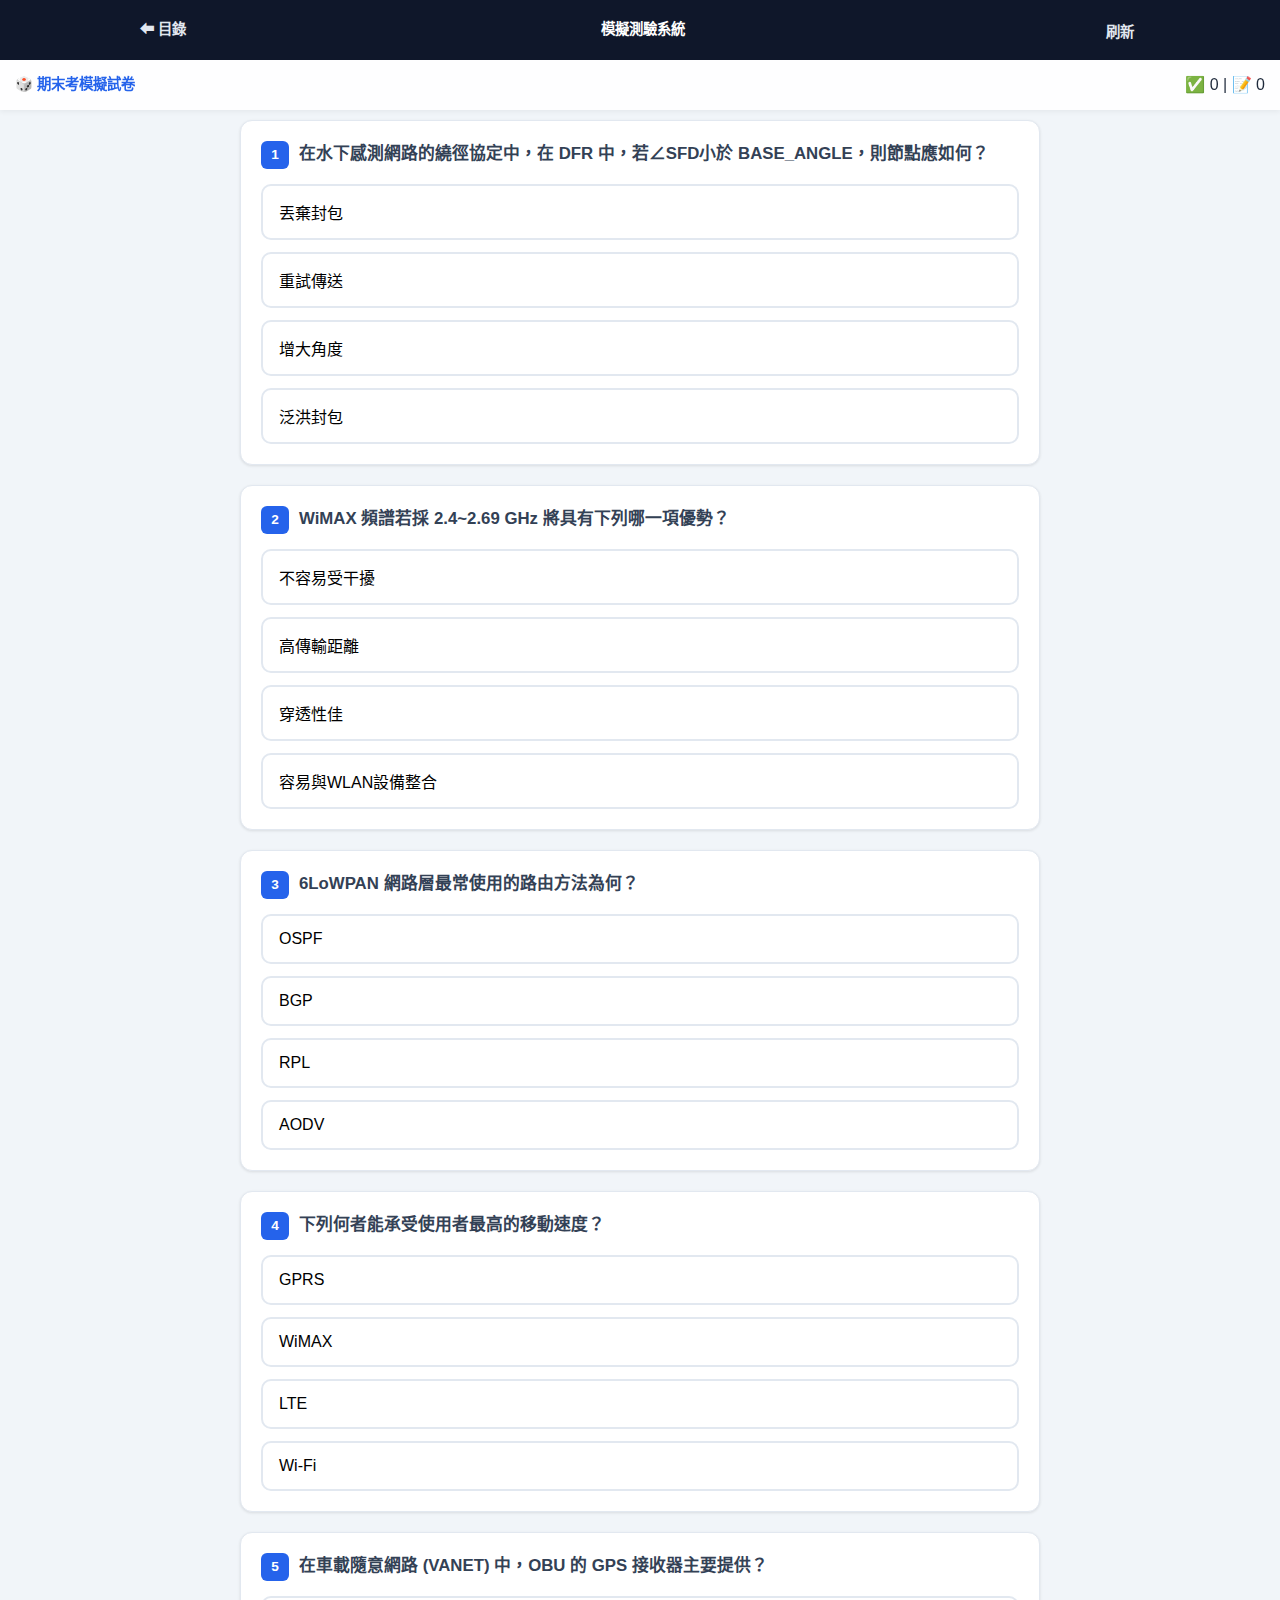
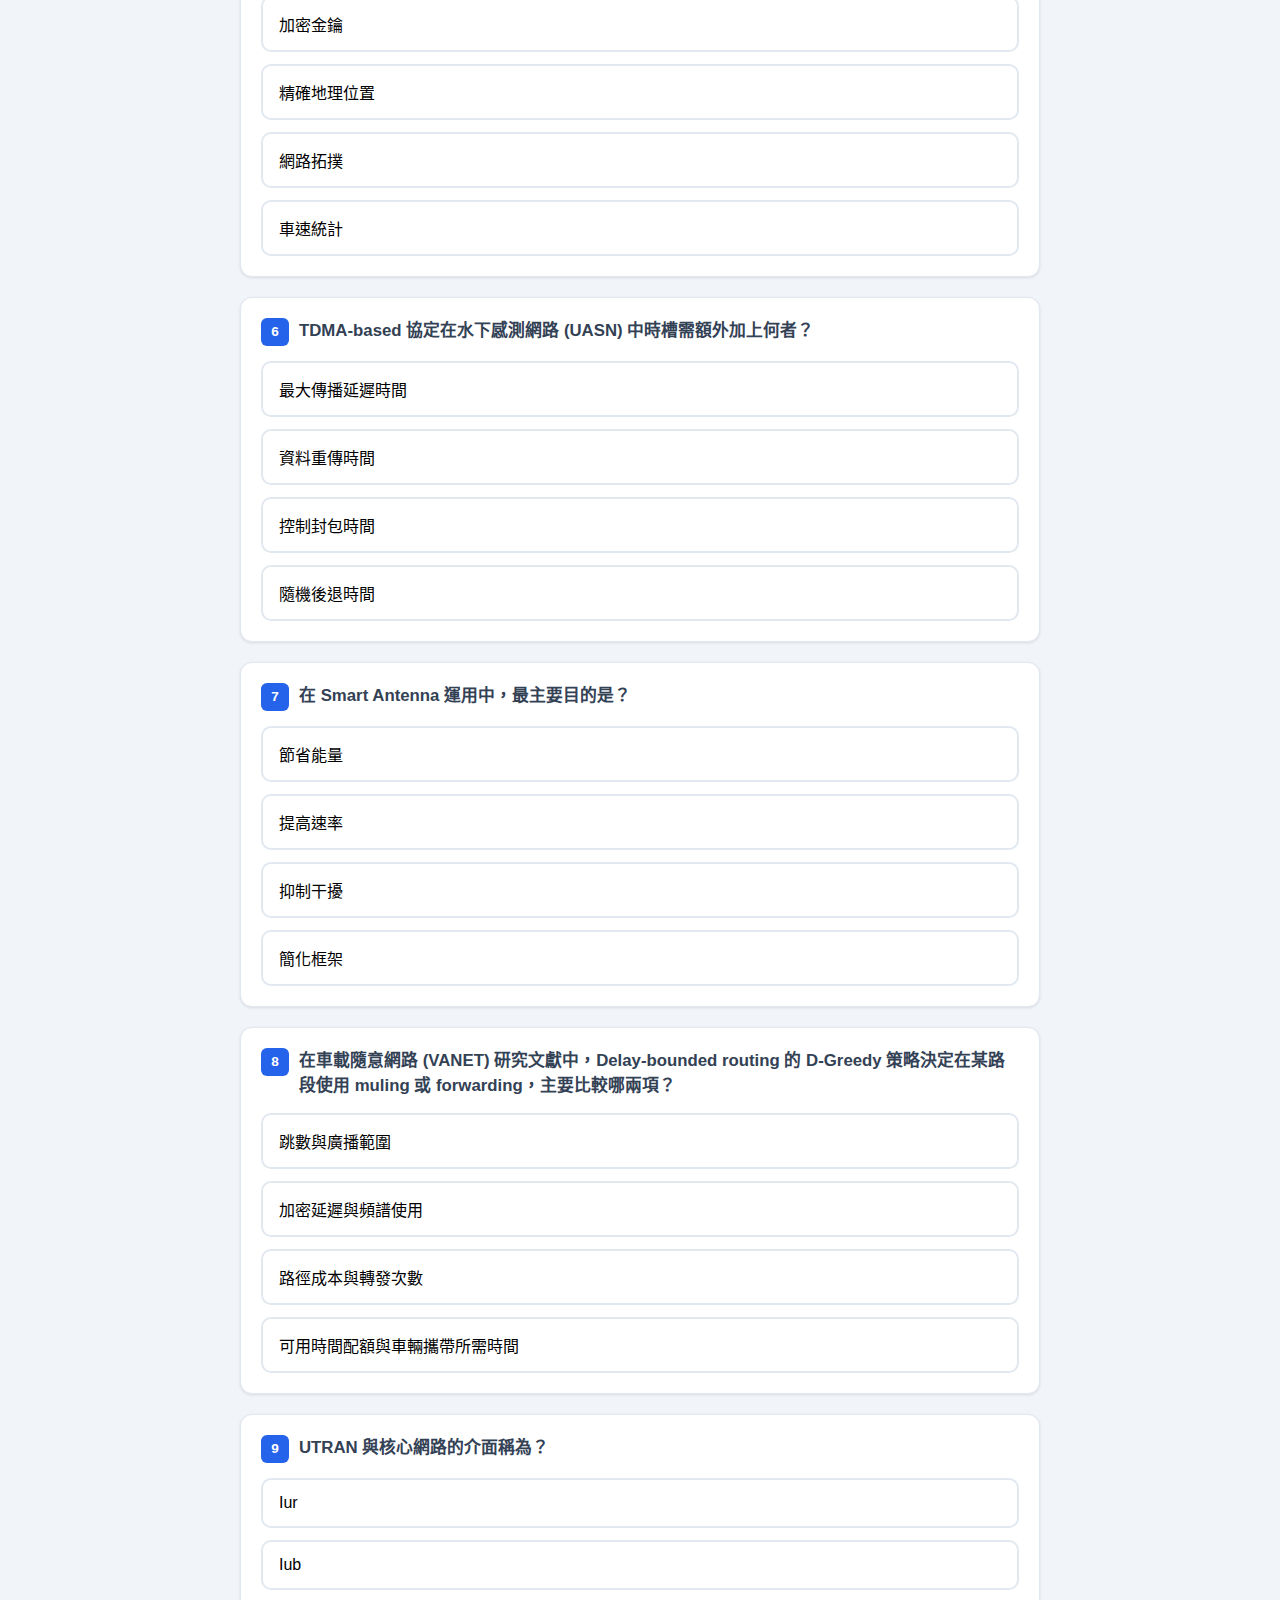
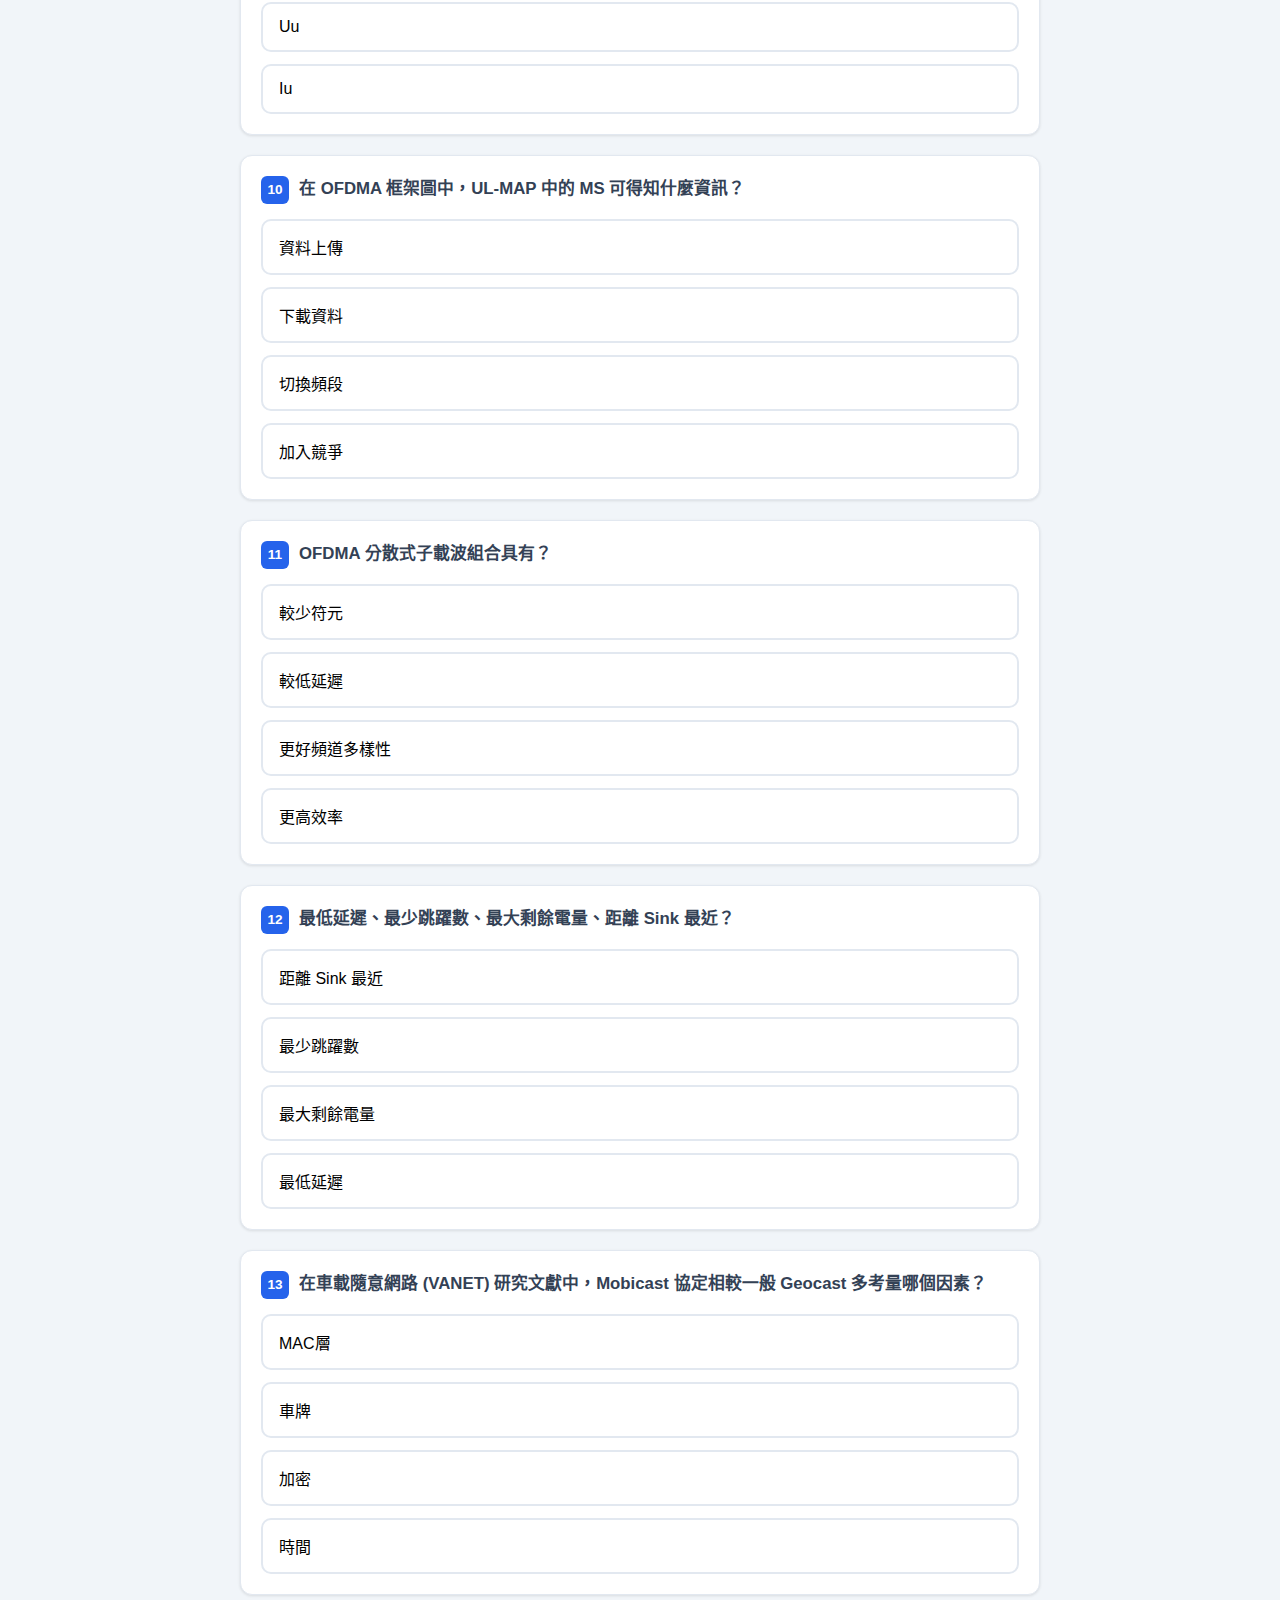
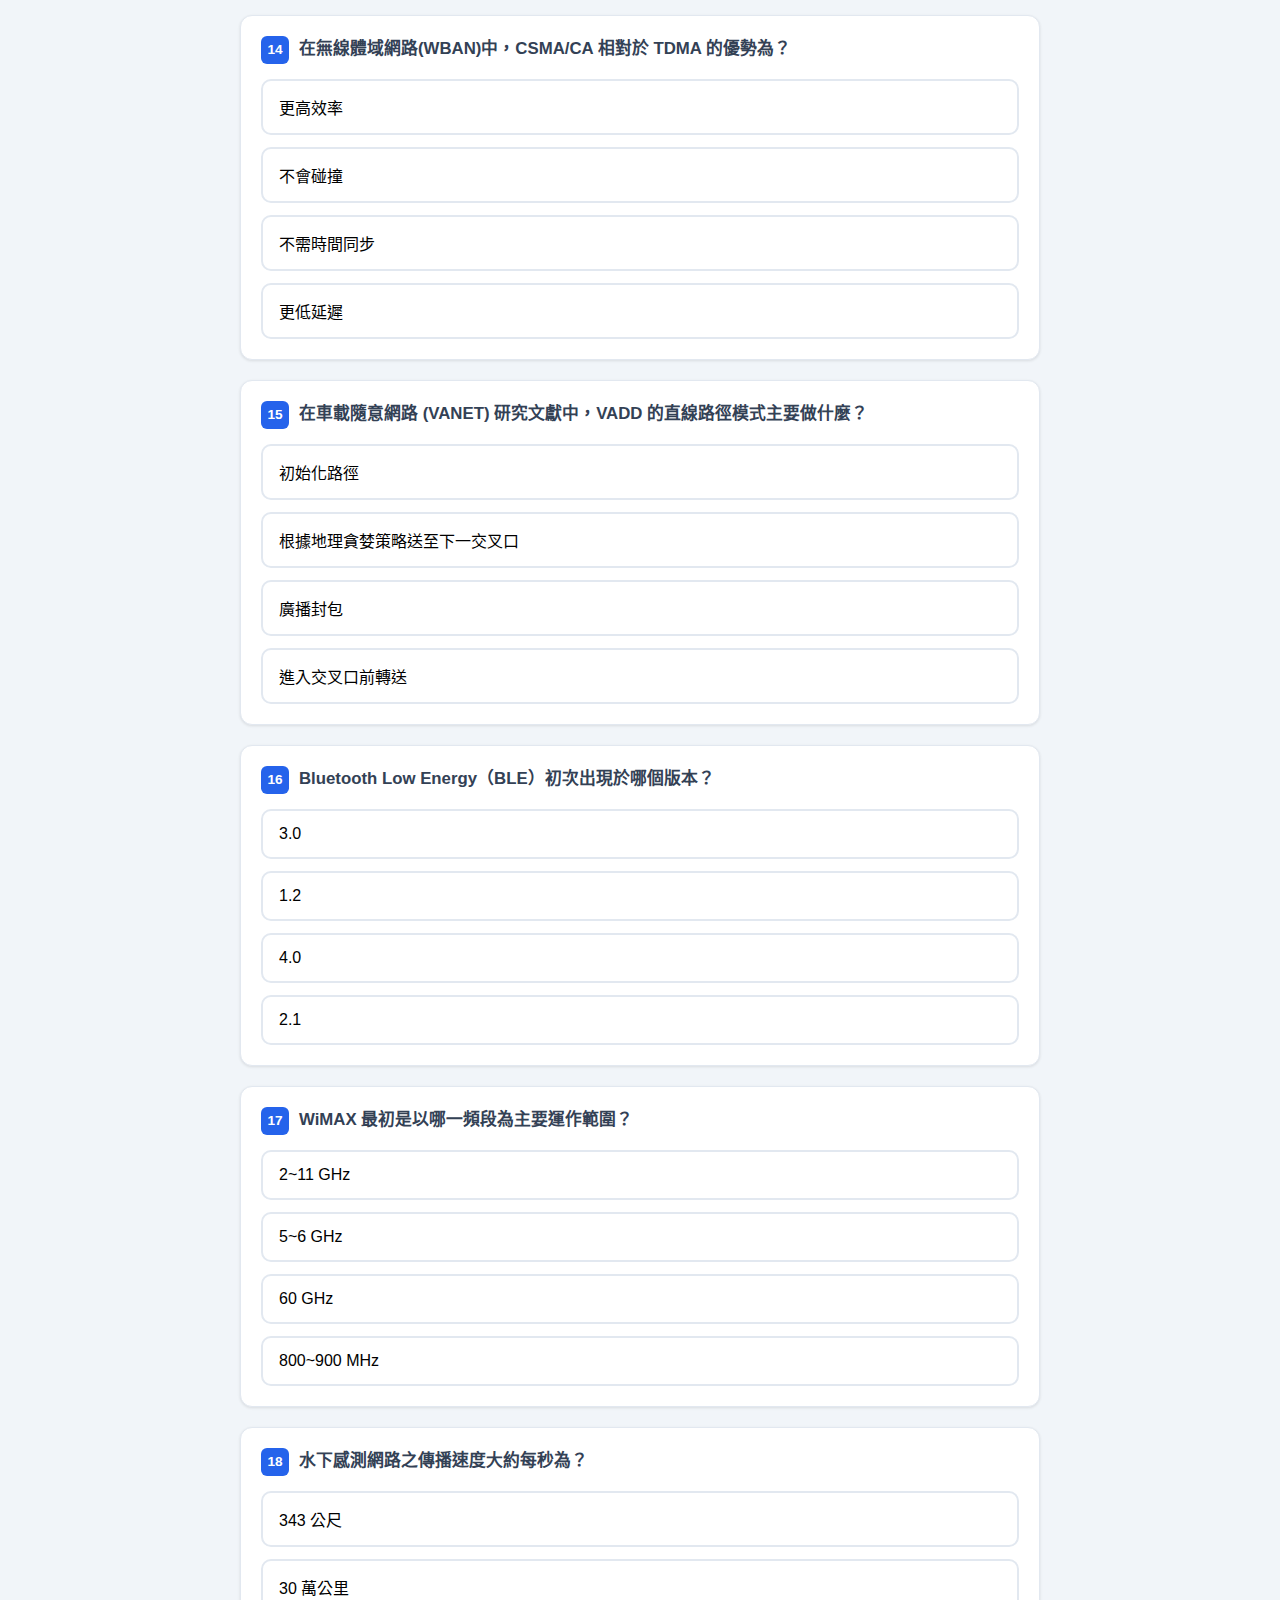
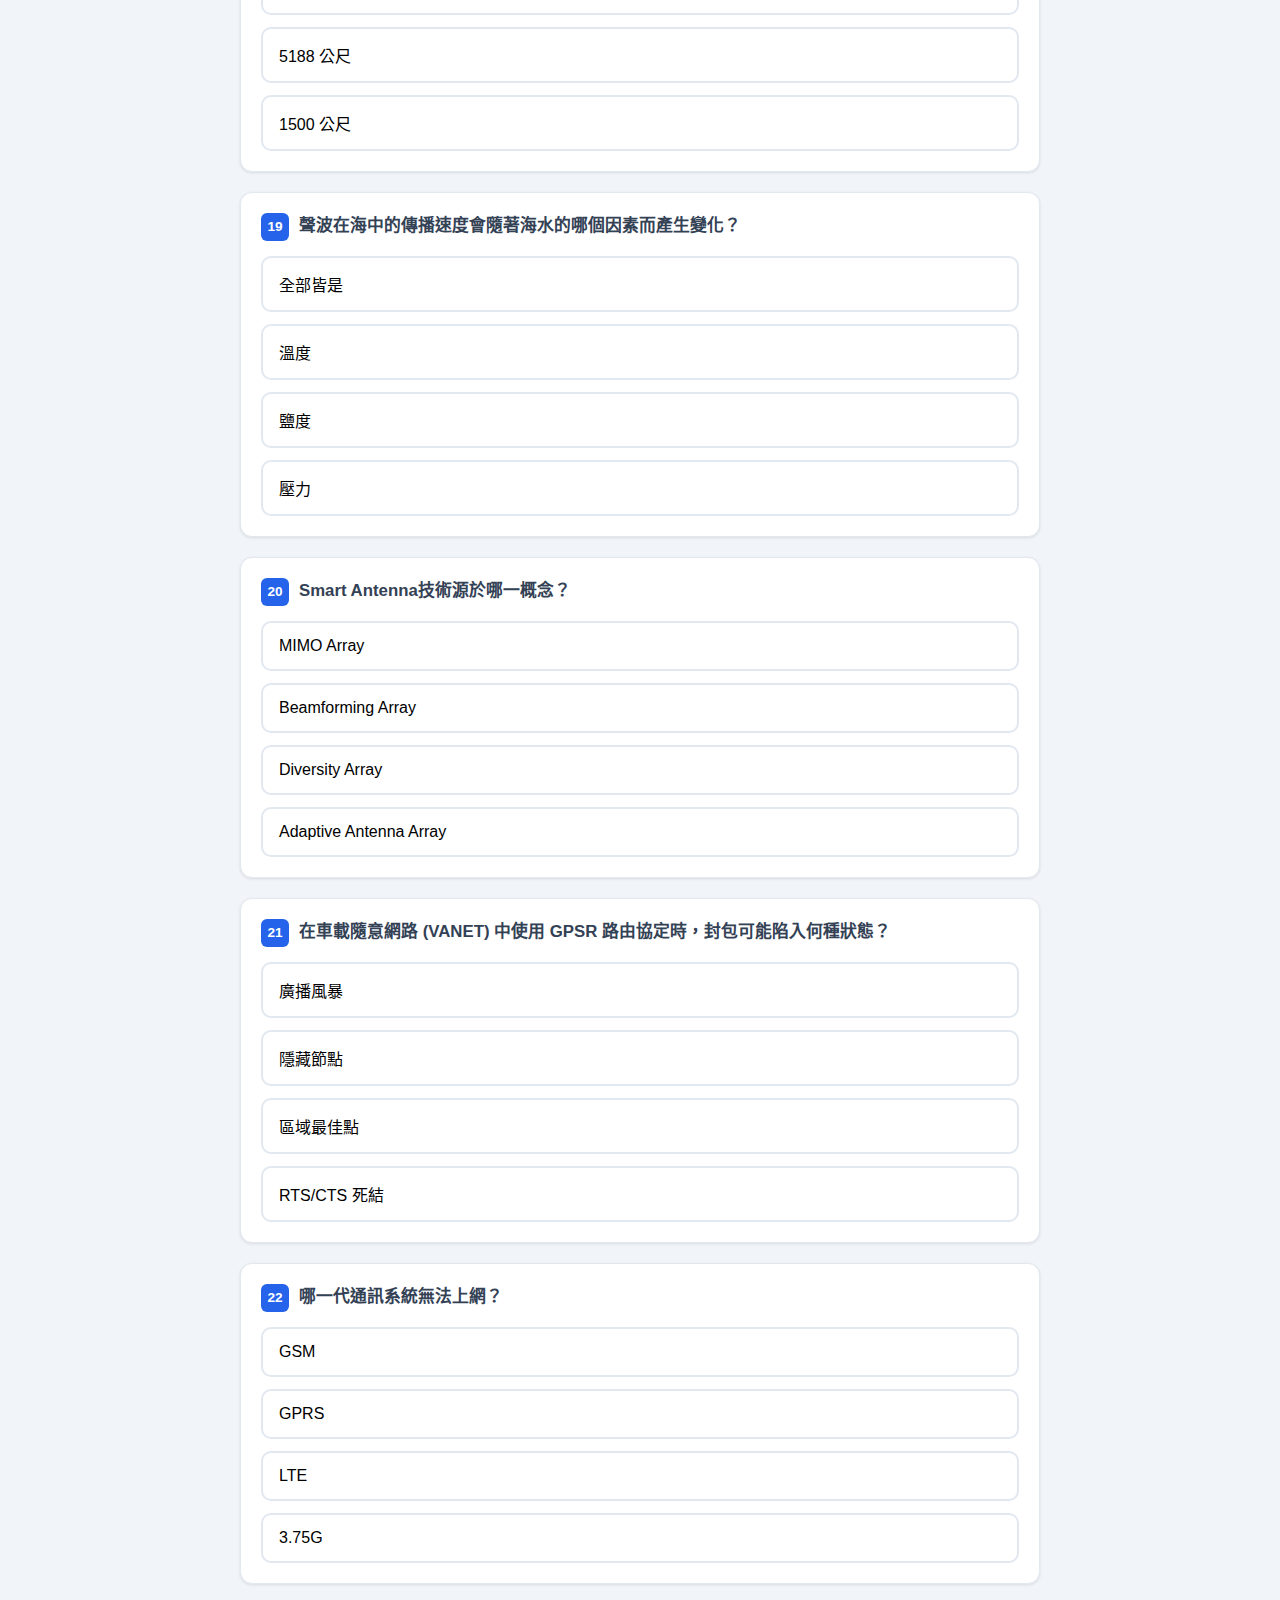
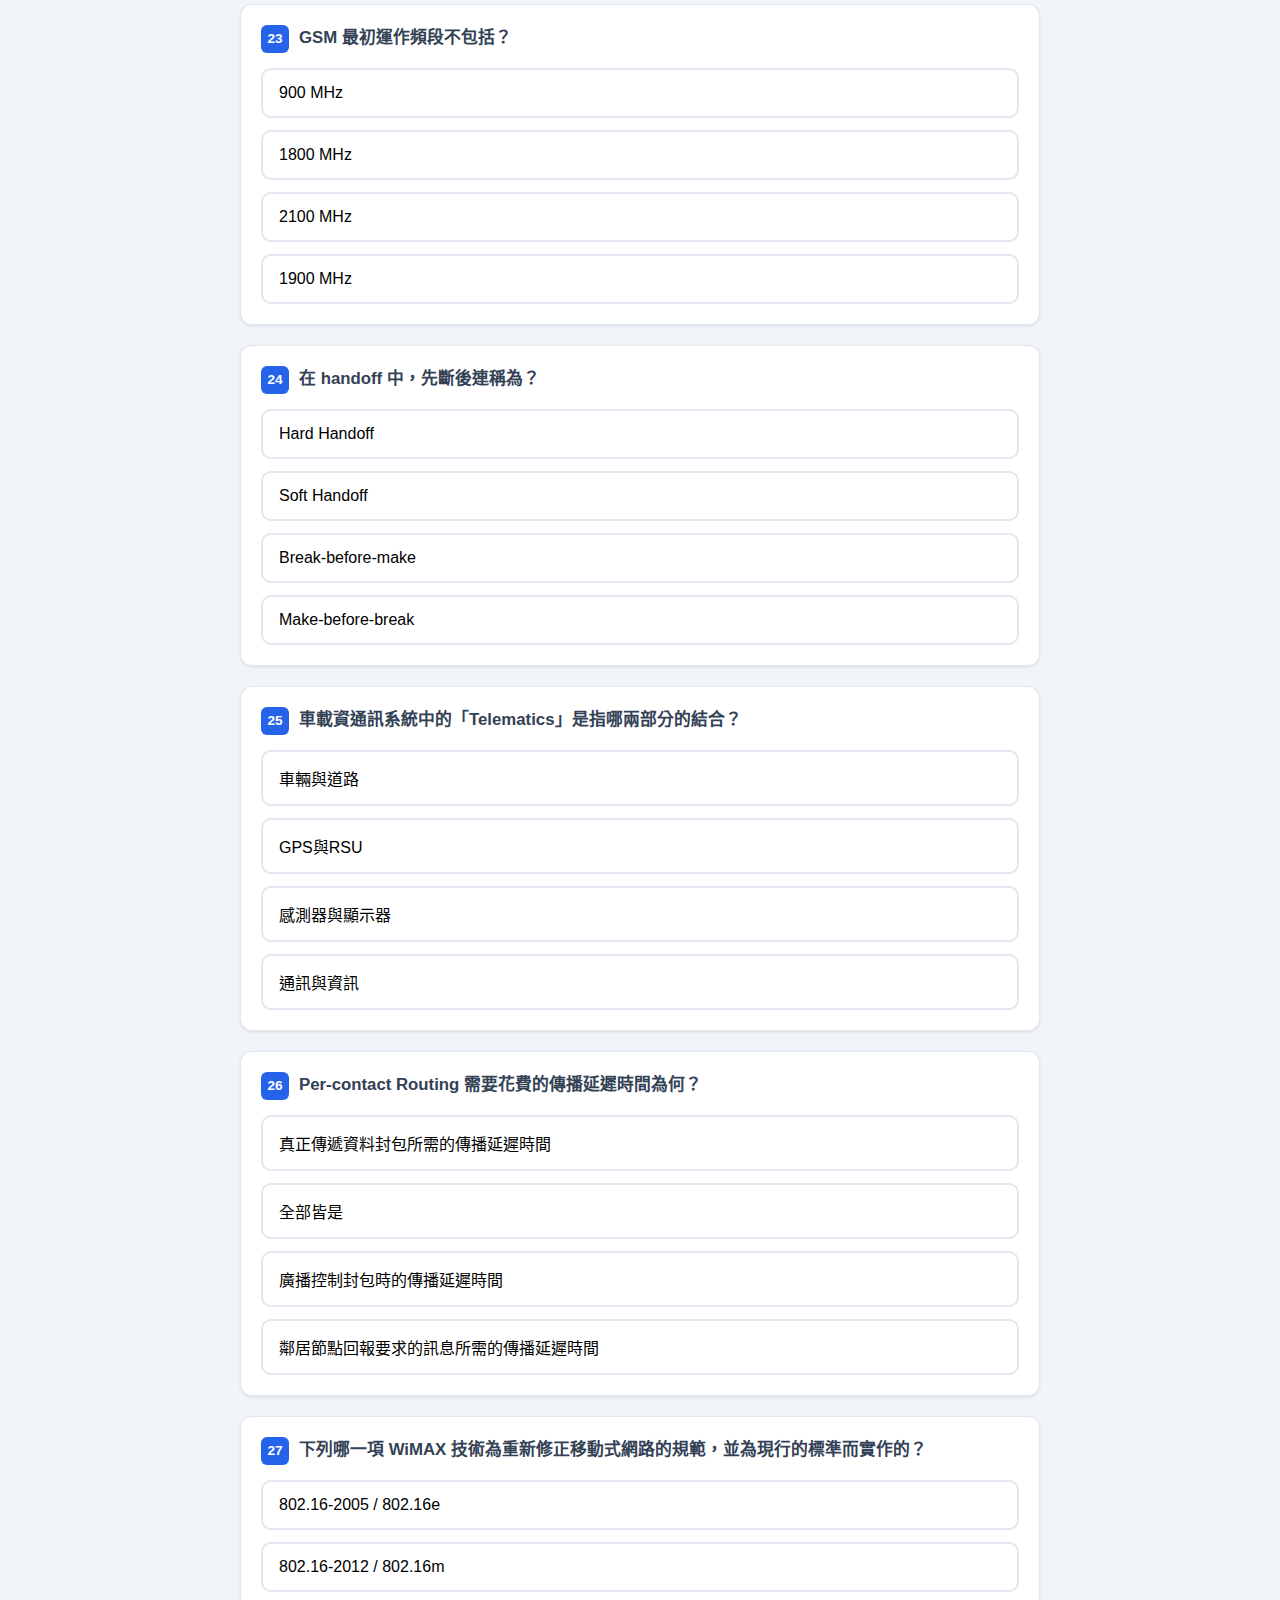
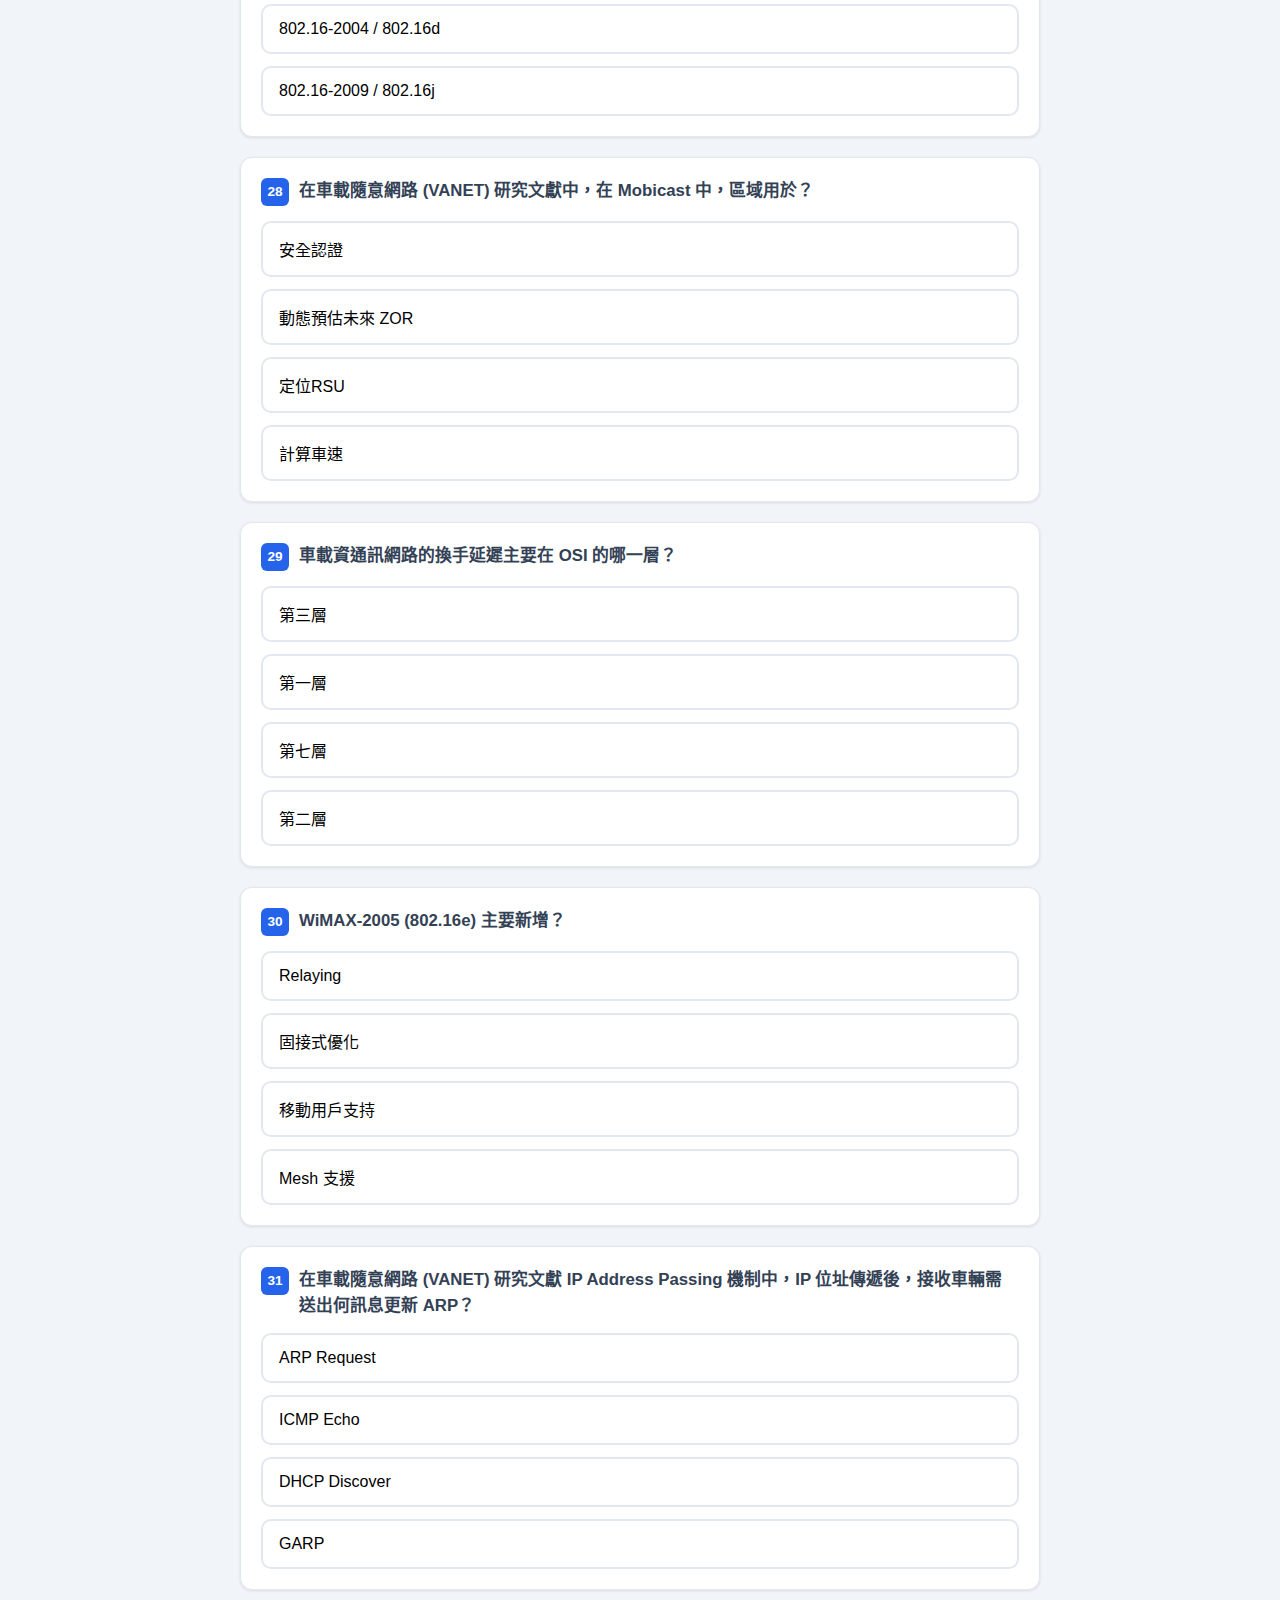
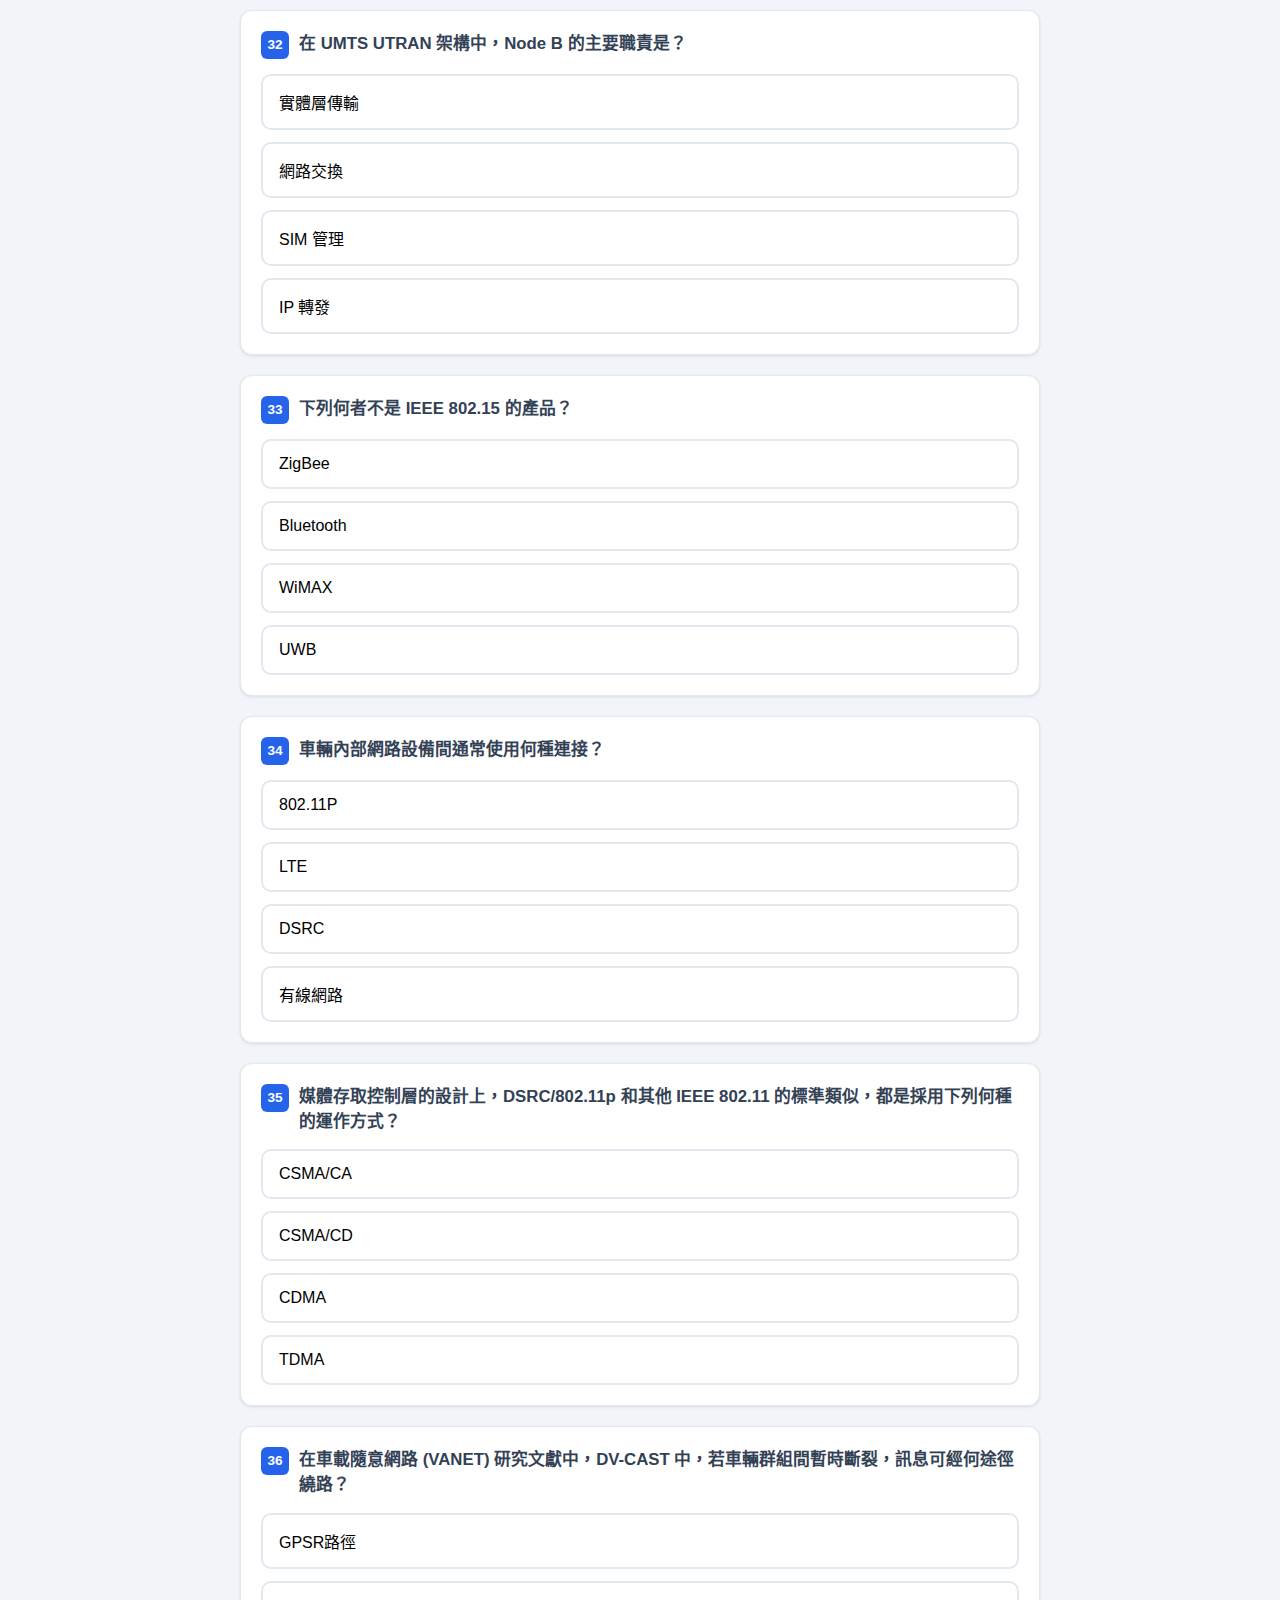
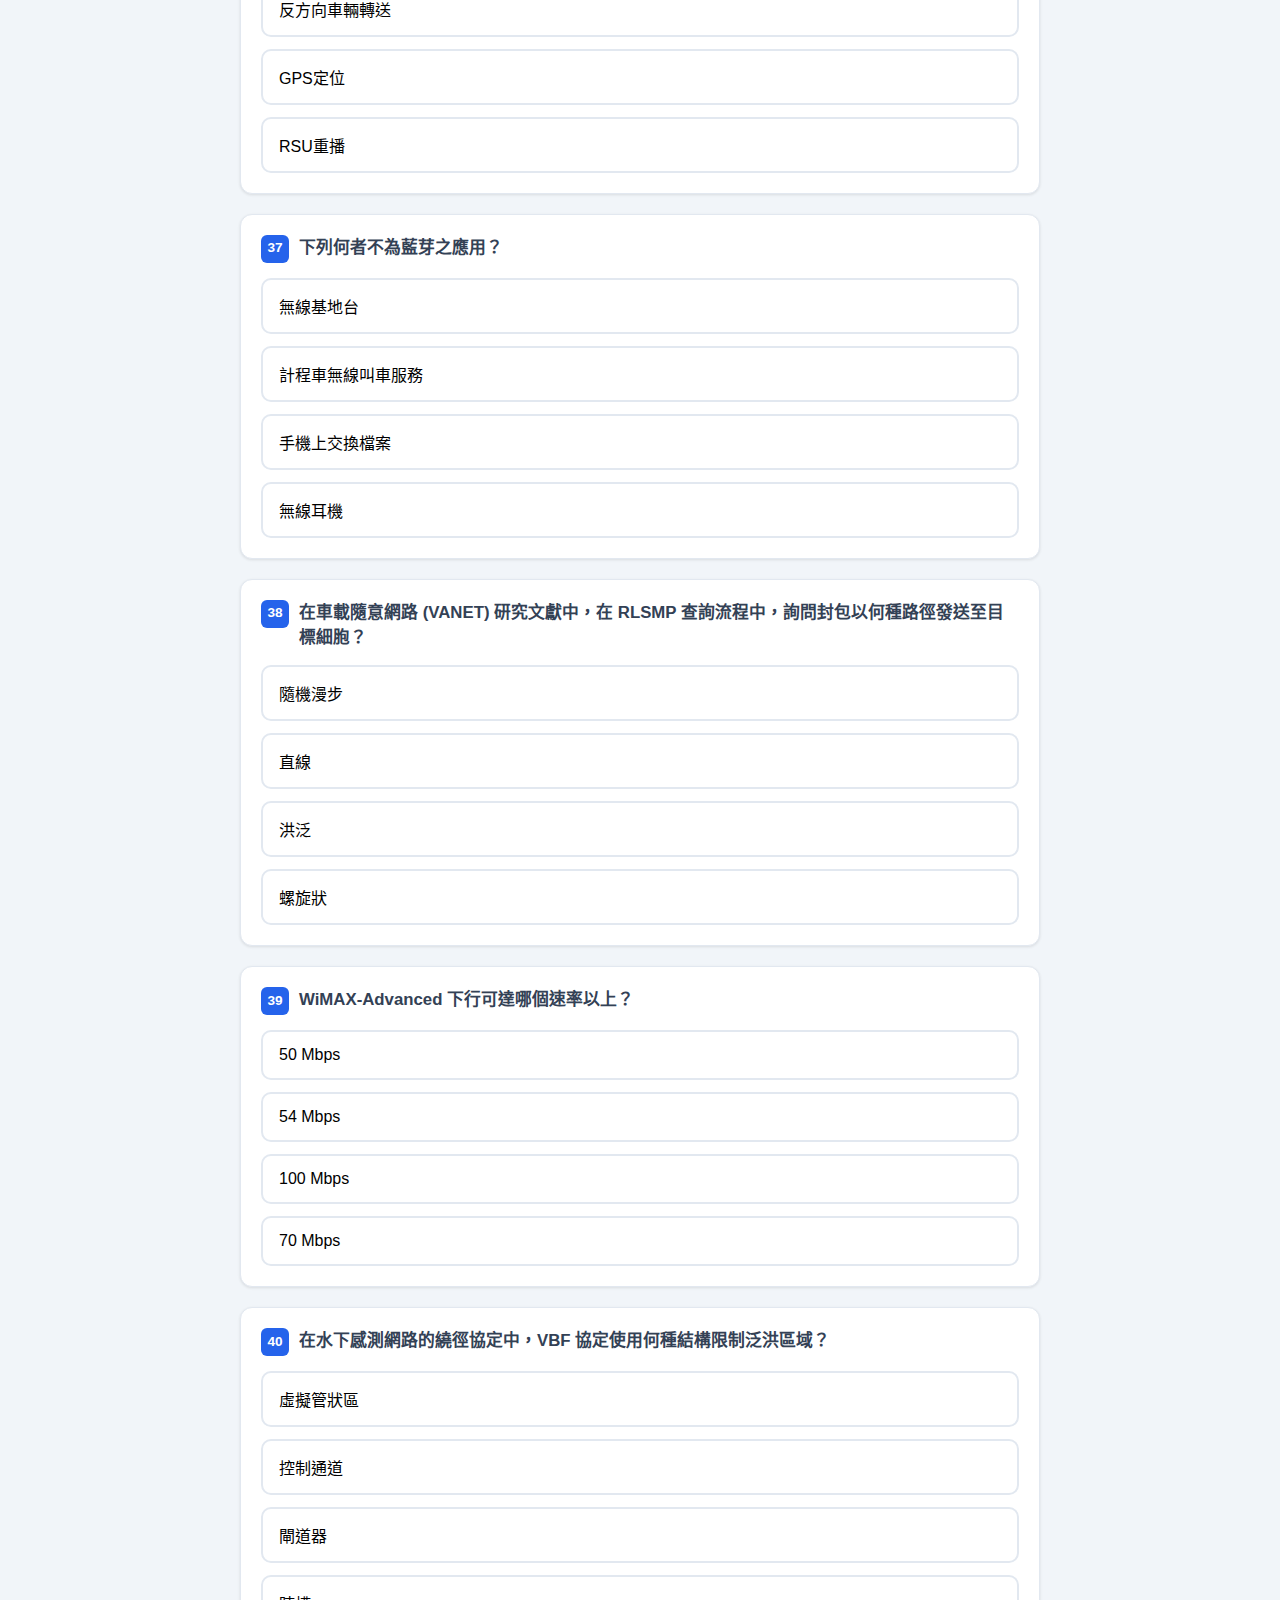
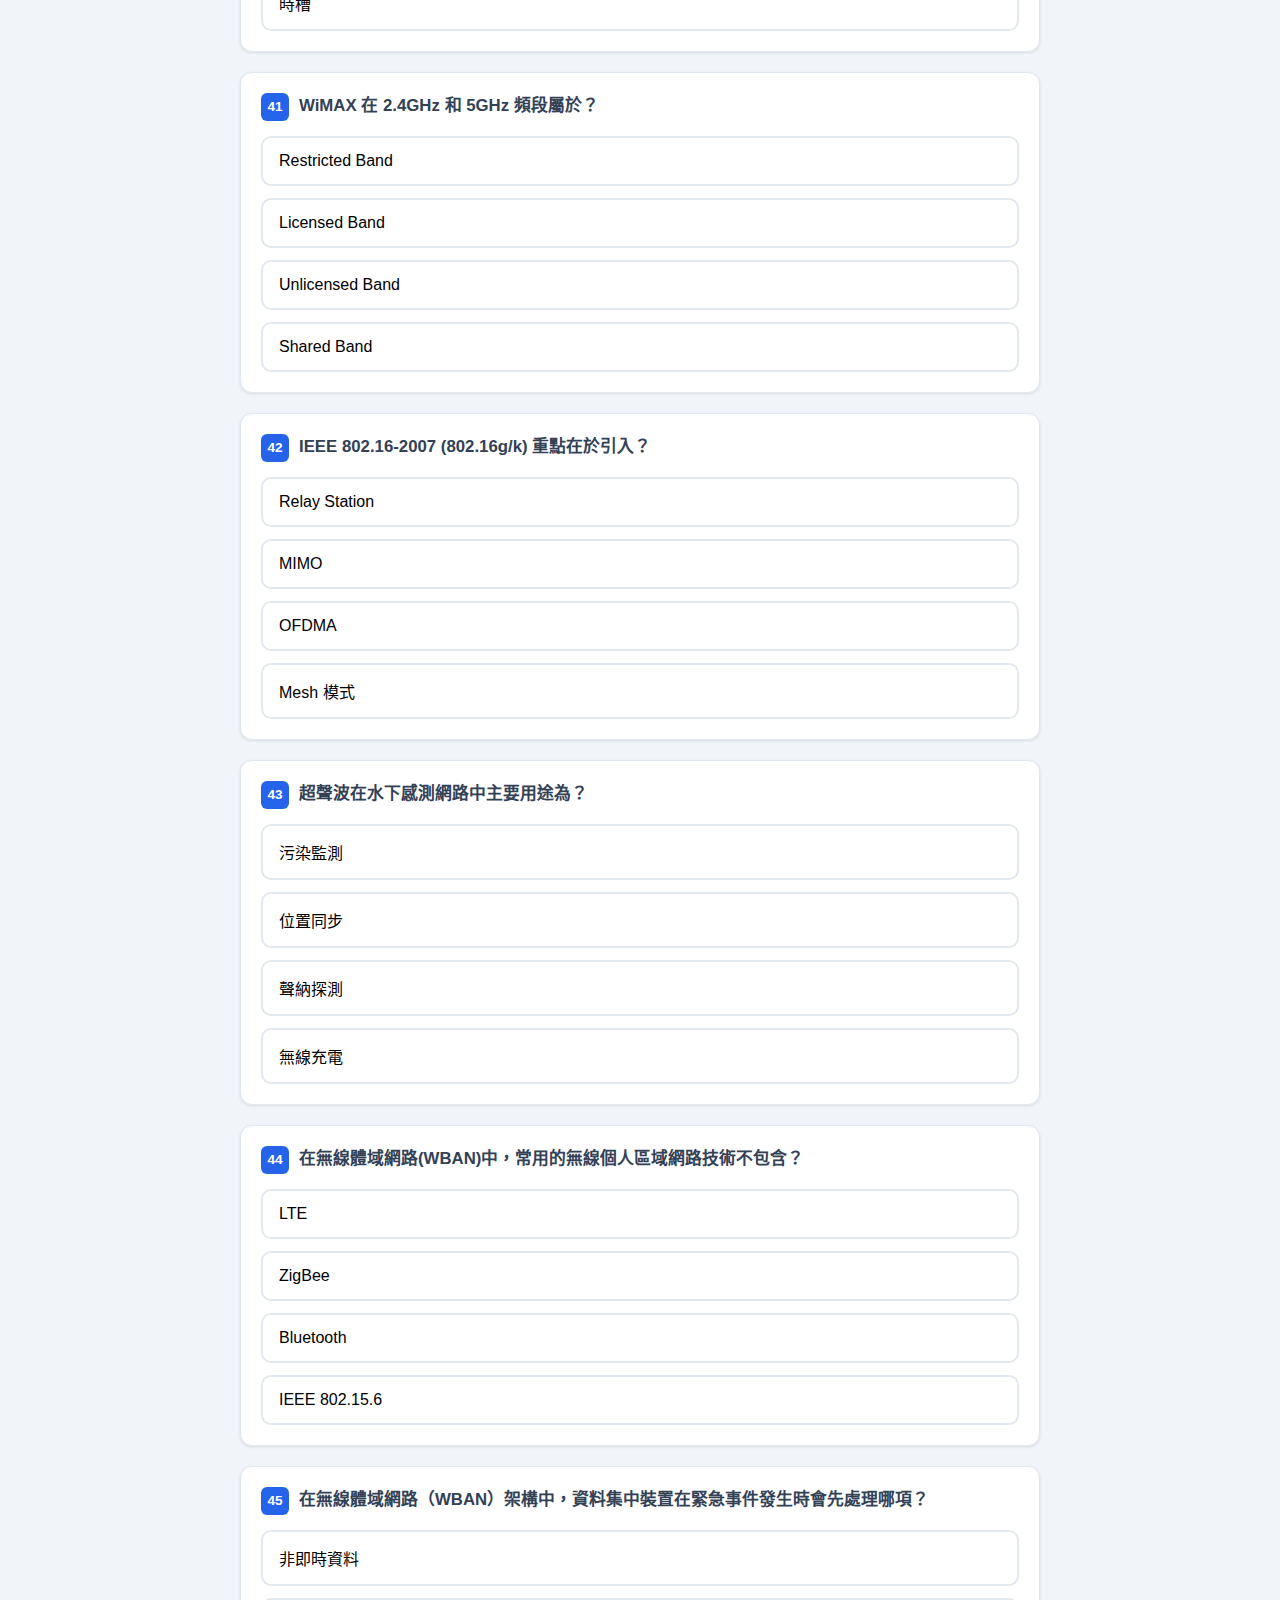
<file: Sat.work/Internet/FinalMock.html>
<!DOCTYPE html>
<html lang="zh-TW">
<head>
    <meta charset="UTF-8">
    <meta name="viewport" content="width=device-width, initial-scale=1.0, maximum-scale=1.0, user-scalable=no">
    <title>考前衝刺 - 全隨機適配版</title>
    <style>
        :root {
            --primary: #2563eb;
            --success: #10b981;
            --error: #ef4444;
            --bg: #f1f5f9;
            --card: #ffffff;
            --text: #1e293b;
            --border: #e2e8f0;
            --nav-h: 60px;
            --score-h: 50px;
        }

        /* 基礎設置與行動裝置防滑 */
        body {
            font-family: -apple-system, BlinkMacSystemFont, "Segoe UI", Roboto, "Helvetica Neue", Arial, "Microsoft JhengHei", sans-serif;
            background-color: var(--bg);
            color: var(--text);
            margin: 0;
            padding-top: calc(var(--nav-h) + var(--score-h) + 10px);
            -webkit-tap-highlight-color: transparent;
            line-height: 1.5;
        }

        /* 雙層固定導覽列適配 */
        .top-navbar {
            position: fixed; top: 0; left: 0; width: 100%; height: var(--nav-h);
            background: #0f172a; color: white; z-index: 1200;
            display: flex; align-items: center;
        }

        .nav-container {
            width: 100%; max-width: 1000px; margin: 0 auto; padding: 0 15px;
            display: flex; justify-content: space-between; align-items: center;
        }

        .nav-home-btn { color: #e2e8f0; text-decoration: none; font-weight: 600; font-size: 0.9rem; }

        .sticky-header {
            position: fixed; top: var(--nav-h); left: 0; right: 0; height: var(--score-h);
            background: rgba(255, 255, 255, 0.9); backdrop-filter: blur(10px);
            box-shadow: 0 2px 5px rgba(0,0,0,0.05); z-index: 1100;
            display: flex; justify-content: space-between; align-items: center; padding: 0 15px;
        }

        .header-title { font-size: 0.9rem; font-weight: 800; color: var(--primary); white-space: nowrap; overflow: hidden; text-overflow: ellipsis; }

        /* 容器與卡片 RWD */
        .container { width: 95%; max-width: 800px; margin: 0 auto; }

        .question-card {
            background: var(--card); border-radius: 12px; padding: 20px;
            margin-bottom: 20px; border: 1px solid var(--border);
            box-shadow: 0 1px 3px rgba(0,0,0,0.1);
        }

        .q-header { display: flex; gap: 10px; margin-bottom: 15px; }
        .q-num {
            background: var(--primary); color: white; min-width: 28px; height: 28px;
            display: flex; align-items: center; justify-content: center;
            border-radius: 6px; font-weight: bold; font-size: 0.85rem;
        }
        .q-text { font-size: 1.05rem; font-weight: 600; color: #334155; }

        /* 按鈕觸控優化 */
        .options-grid { display: grid; gap: 12px; }
        .option-btn {
            padding: 14px 16px; border: 2px solid var(--border); background: white;
            border-radius: 10px; font-size: 1rem; text-align: left; cursor: pointer;
            transition: all 0.2s; position: relative;
        }

        @media (hover: hover) { .option-btn:hover:not(:disabled) { border-color: var(--primary); background: #eff6ff; } }
        
        .option-btn:active { transform: scale(0.98); }
        .option-btn.correct { background: #dcfce7 !important; border-color: var(--success) !important; color: #14532d; font-weight: bold; }
        .option-btn.wrong { background: #fee2e2 !important; border-color: var(--error) !important; color: #7f1d1d; }

        .feedback-panel {
            margin-top: 15px; padding: 15px; background: #fefce8;
            border-left: 4px solid #f59e0b; border-radius: 8px; font-size: 0.95rem; display: none;
        }
        .feedback-panel.show { display: block; animation: fadeIn 0.3s; }

        /* 回到頂部按鈕 */
        #back-to-top {
            position: fixed; bottom: 20px; right: 20px; width: 45px; height: 45px;
            background: var(--primary); color: white; border: none; border-radius: 50%;
            display: none; align-items: center; justify-content: center; font-size: 20px;
            cursor: pointer; box-shadow: 0 4px 10px rgba(0,0,0,0.2); z-index: 1000;
        }

        @keyframes fadeIn { from { opacity: 0; } to { opacity: 1; } }

        /* 小螢幕調整 */
        @media (max-width: 480px) {
            .q-text { font-size: 1rem; }
            .option-btn { padding: 12px; font-size: 0.95rem; }
            .header-title { max-width: 150px; }
        }
    </style>
</head>
<body>

<nav class="top-navbar">
    <div class="nav-container">
        <a href="../../NavBar.html" class="nav-home-btn">⬅ 目錄</a>
        <span style="font-size: 0.9rem; font-weight: bold;">模擬測驗系統</span>
        <button class="nav-home-btn" style="background:none; border:none; cursor:pointer;" onclick="location.reload()">刷新</button>
    </div>
</nav>

<div class="sticky-header">
    <div class="header-title" id="test-title">🎲 期末考模擬試卷</div>
    <div class="score-badge" id="score-board">
        ✅ <span id="current-score">0</span> | 📝 <span id="progress-count">0</span>
    </div>
</div>

<div class="container" id="quiz-container">
    <div style="text-align:center; padding:50px; color: #64748b;">題目載入中...</div>
</div>

<div class="container" style="padding-bottom: 60px;">
    <div class="action-bar" style="text-align: center; margin-top: 30px;">
        <button class="reset-btn" style="padding: 12px 24px; border-radius: 8px; border: none; background: #475569; color: white; font-weight: bold;" onclick="window.scrollTo({top:0, behavior:'smooth'})">向上捲動</button>
    </div>
</div>

<button id="back-to-top" onclick="window.scrollTo({top:0, behavior:'smooth'})">▲</button>

<script>
    // 資料區 - (此處省略部分重複內容以符合長度，實作時請貼上完整的 rawData)
    const rawData = `
01. 在車載隨意網路 (VANET) 研究文獻中，在 Mobicast 中，區域用於？
○  安全認證
○  計算車速
○  定位RSU
●  動態預估未來 ZOR

02. 在車載隨意網路 (VANET) 研究文獻中，VADD 協定在稀疏網路下，選擇路徑時會優先考量何者？
○  最少跳數
○  加密強度
○  最近交叉口
●  無線傳送可行性

03. 在 Vehicular Communication 中，車輛比較無法透過何種方式連上網路？
●  藍牙
○  WLAN
○  3G 網路
○  車輛跟車輛之間的車間通訊

04. 在車載隨意網路 (VANET) 研究文獻中，為通知後方車輛前方有交通事故，緊急資訊應如何廣播？
○  全域洪泛
○  水平廣播
○  向前廣播
●  向後廣播

05. 在車載隨意網路 (VANET) 研究文獻中，在 RLSMP 查詢流程中，詢問封包以何種路徑發送至目標細胞？
○  洪泛
○  直線
●  螺旋狀
○  隨機漫步

06. 下列何者屬於 VANET 的兩大通訊模組？    
○  DSRC 與 OFDM
○  PHY 與 MAC
○  GPS 與 CPU
●  OBU 與 RSU

07. 在車載隨意網路 (VANET) 研究文獻中，DV-CAST 中，若車輛群組間暫時斷裂，訊息可經何途徑繞路？
○  GPS定位
○  RSU重播
○  GPSR路徑
●  反方向車輛轉送

08. 在車載隨意網路 (VANET) 中，RVC 代表何種通訊？
○  RSU to Cloud
○  Road to Vehicle Cloud
○  Relay Vehicle Communication
●  Roadside-Vehicle Communication

09. 在車載隨意網路 (VANET) 研究文獻中，在 IVG 中，為了減少跳數，轉送優先選擇何者？
○  最近交叉口
○  最高速車輛
○  MAC 地址最低
●  與發送者距離最遠的節點

10. IEEE 1609 定義 WAVE 不包含下列哪個子部份？
○  資源管理
○  網路服務
●  防火牆功能
○  多重頻道操作

11. 在車載隨意網路 (VANET) 研究文獻中，VADD 的直線路徑模式主要做什麼？
○  廣播封包 
○  初始化路徑
○  進入交叉口前轉送
●  根據地理貪婪策略送至下一交叉口

12. 媒體存取控制層的設計上，DSRC/802.11p 和其他 IEEE 802.11 的標準類似，都是採用下列何種的運作方式？
○  CDMA
○  TDMA
○  CSMA/CD
●  CSMA/CA

13. 車輛內部網路設備間通常使用何種連接？
○  LTE
○  DSRC
○  802.11P
●  有線網路

14. IEEE 1609 系列標準主要定義 WAVE 中的哪項？
○  網路層
○  應用層
○  服務層
●  架構與安全管理

15. 在車載隨意網路 (VANET) 中使用 GPSR 路由協定時，封包可能陷入何種狀態？
○  隱藏節點
○  廣播風暴
●  區域最佳點
○  RTS/CTS 死結

16. 在車載隨意網路 (VANET) 研究文獻中，Network Mobility (NEMO) Protocol 若無可合作車輛取得 IP，最終仍可使用？
○  GPS連線
○  UDP封包
○  ARP廣播
●  DHCP伺服器

17. 設計車載網路之位置資訊服務協定 (location service protocol) 時最主要的議題是？
○  不要讓其他車輛知道自己車輛的位置資訊
○  可以有效而快速的知道自己車輛的位置資訊
○  可以有效而快速的知道自己車輛 GPS 經緯度
●  可以有效而快速的知道所欲通訊車輛的位置資訊

18. 在車載隨意網路 (VANET) 研究文獻中，RLSMP 中，「細胞領導者 (Cell Leader)」的主要工作為何？
○  設定 MAC 參數
○  處理多播
○  執行路徑維護
●  蒐集並儲存細胞內車輛資訊

19. 在車載隨意網路 (VANET) 研究文獻中，為通知前方車輛有緊急車輛接近，緊急資訊應如何廣播？
○  全域洪泛
○  水平廣播
○  向後廣播
●  向前廣播

20. 在車載隨意網路 (VANET) 研究文獻中，VLS 協定之位置資訊伺服器（Location Server）的選擇依據是？
○  隨機選取
○  最接近網路中心
●  雜湊後的方格座標與道路等級
○  最高車流量道路交叉口

21. 802.11p WAVE 標準運作於哪個頻段？
○  900 MHz UHF
○  2.4 GHz ISM
●  5.9 GHz DSR
○  60 GHz mmWave

22. 在車載隨意網路 (VANET) 位置服務中，Cache-Based Routing 採用何種機制交換位置資訊？
○  中心伺服器分發
○  定期洪泛更新
○  GPS 直接詢問
●  經過交叉口時交換時戳與速度等資訊

23. 在車載隨意網路 (VANET) 研究文獻中，Delay-bounded routing 的 D-Greedy 策略決定在某路段使用 muling 或 forwarding，主要比較哪兩項？
○  跳數與廣播範圍
○  加密延遲與頻譜使用
○  路徑成本與轉發次數
●  可用時間配額與車輛攜帶所需時間

24. 在車載隨意網路 (VANET) 研究文獻中，DV-CAST 協定中，當 Vi車輪收到新廣播訊息且不是後來才出現時，會如何做？
○  廣播抑制
○  立即直接向前面車輛轉傳
○  切換 MAC 參數
●  將訊息廣播至反方向行進的車輛

25. 在車載隨意網路 (VANET) 研究文獻 IP Address Passing 機制中，IP 位址傳遞後，接收車輛需送出何訊息更新 ARP？
○  ARP Request
○  ICMP Echo
○  DHCP Discover
●  GARP

26. 在車載隨意網路架構中，RSU 通常部署於？
○  車頂天線
○  車輛引擎艙
○  車輪行駛的道路中
●  路邊燈杆或交通號誌桿

27. 在車載隨意網路 (VANET) 中，IVC 代表何者？
○  Internal Vehicle Communication
●  Inter-Vehicle Communication
○  Infrastructure-Vehicle Communication
○  Inter-Vehicle Control

28. 在車載隨意網路 (VANET) 研究文獻中，IVG 地理群播協定中，「危險區域 (risk area)」由哪兩項決定？
○  車牌號碼與速度
○  MAC位址與頻段
○  RSU佈建與道路長度
●  車輛位置與行駛方向

29. 在車載隨意網路 (VANET) 研究文獻 Network Mobility (NEMO) Protocol 中的 Virtual Bus 方式，何者組成虛擬巴士以協助預先換手？
○  反方向車輛
○  GPS 同步車輛
○  同一 RSU 覆蓋車輛
●  同向且有連通的車輛

30. 在車載隨意網路 (VANET) 研究文獻中，Mobicast 協定相較一般 Geocast 多考量哪個因素？
○  MAC層
○  加密
○  車牌
●  時間

31. 在車載隨意網路 (VANET) 中，OBU 的 GPS 接收器主要提供？
○  網路拓撲
○  加密金鑰
●  精確地理位置
○  車速統計

32. 在車載隨意網路 (VANET) 研究文獻中，為克服網路斷裂，Distributed Robust Geocast 不採用哪項方法？
●  中心伺服器補播
○  週期性重送
○  反方向載送
○  新鄰居重轉

33. 專用短距離通訊 (DSRC) 的車載通訊服務使用了多少的頻帶？
○  3.850~3.925GHz
○  6.850~6.925GHz
○  5.650~5.725GHz
●  5.850~5.925GHz

34. 802.11p WAVE 中用於高可用性低延遲的頻道編號是？
●  172
○  174
○  176
○  178

35. 在車載隨意網路之路由選擇時，使用地理位址路由協定的優勢是？
●  不需全域路由資訊
○  支援多播
○  無需 RSU
○  省電

36. 在車載隨意網路 (VANET) 中，換手 (handover) 時第三層延遲主要來自？
○  GPS 同步
○  PHY 信號衰減
○  MAC 重新認證
●  IP 位址取得與路由更新

37. 下列何種不是車載隨意網路 (VANET) 應考慮的問題？
●  省電是必須考量的重點
○  拓撲變化比無線隨意網路快速
○  車輛需要與路邊基地台的通訊
○  全部皆是

38. 車載資通訊系統中的「Telematics」是指哪兩部分的結合？
●  通訊與資訊
○  GPS與RSU
○  感測器與顯示器
○  車輛與道路

39. DSRC 架構中，Control Channel 與 Service Channel 之個數分別為何？
●  1個與6個
○  2個與5個
○  3個與4個
○  6個與1個

40. 車載資通訊網路的換手延遲主要在 OSI 的哪一層？
○  第一層
○  第二層
●  第三層
○  第七層

41. 在車載隨意網路 (VANET) 研究文獻中，CAR 協定用於維護路徑並結合地理資訊的「衛兵 (guard)」不包括何者？
○  TTL
●  來源路由
○  識別代號
○  位置與半徑

42. 何謂 On-Board Unit (OBU)？
○  通訊控制單元
○  路側設施
○  面板單元
●  可移動的 WAVE 通訊單元

43. 何謂 Road-Side Unit (RSU)？
○  WAVE 的通訊控制主機
○  WAVE 的通訊管理單元
○  WAVE 的訊息發佈單元
●  路側設施，為 WAVE中不會移動的通訊單元

44. 在 D-MinCost 策略中，成本指的是？
○  能耗
○  路徑長度
○  加密開銷
●  forwarding 次數

45. 車載隨意網路 (VANET) 主要解決何種通訊場景？
○  車輛對手機通訊
○  車輛內部裝置間通訊
○  車輛對雲端伺服器通訊
●  車輛間與車輛對路邊基礎設施通訊

46. 最低延遲、最少跳躍數、最大剩餘電量、距離 Sink 最近？
○  最低延遲
○  最少跳躍數
○  最大剩餘電量
●  距離 Sink 最近

47. 只能與簡化功能裝置通訊
○  任務協調者
○  支援任何拓撲
○  與任何裝置通訊
●  只能與簡化功能裝置通訊

48. 定期時間同步
●  定期時間同步
○  使用多通道
○  持續監聽
○  隨機後退

01. UTRAN 與核心網路的介面稱為？
●  Iu
○  Iur
○  Iub
○  Uu

02. 在 GPRS 中，語音和數據可以同時傳輸是因為？
○  雙 SIM
○  多用戶 MIMO
○  多載波
●  時槽動態分配

03. 在 UMTS UTRAN 架構中，Node B 的主要職責是？
○  IP 轉發
○  SIM 管理
○  網路交換
●  實體層傳輸

04. 下列 3GPP 的標準中，哪一項標準與 Long Term Evolution 技術最為密切？
○  Release 5
○  Release 6
●  Release 8
○  Release 10

05. 下列有關無線網路的敘述，哪些是正確的？[a] LTE 是第四代行動無線技術 [b] WiMAX 使用 IEEE 802.16 的標準
○  abc
○  abcd
○  abcde
●  abd

30. 下列哪個系統技術不符合 LTE (Long Term Evolution) 規範？
○  CDMA2000
○  TD-SCDMA
●  WiMAX
○  HSPA+

07. 在智慧型手機中，用於識別每一部獨立的手機等行動通訊裝置，稱之為？
○  建置號碼 (Build Number)
○  數位簽章 (Digital Signature)
○  MAC地址
●  國際移動設備識別碼 (IMEI)

08. 2.5G 系統中的 GGSN 相當於何者？
○  MSC
○  SIM
○  BSC
●  IP Gateway

09. 下列何者不是 HSDPA 相關的技術？
○  AMC
○  HARQ
○  CDMA
●  OFDMA

10. 台灣 5G 頻譜競標於 2019 年，不包括哪個頻段？
○  1800MHz
●  2100MHz
○  3500MHz
○  28000MHz

11. IMT-2020 中 FR1 頻段上限約？
○  3.5 GHz
●  6 GHz
○  24 GHz
○  52.6 GHz

12. IMT-2020 中 FR2 頻段下限約？
○  3.5 GHz
○  6 GHz
●  24.25 GHz
○  52.6 GHz

13. 2G 系統相較 1G 的最大改進在於？
○  增加頻寬
○  引入MIMO
○  使用毫米波
●  使用數位調變

14. GSM 的 SIM 卡主要儲存什麼？
○  基地台的設定
○  網路拓撲的方式
○  用戶的手機資訊
●  用戶資料及認證加密信道編碼

15. 在 UMTS UTRAN 架構中，RNC 的無線資源管理不包含？
○  換手管理
○  功率控制
○  頻道分配
●  SIM 驗證

16. LTE 的全名為何？
○  Long Traffic Evolution
○  Long Throughput Evolution
●  Long Term Evolution
○  Long Term Enhancement

17. 在 4G 定義中，高移動狀態速率下要求可達？
○  1 Gbps
○  2 Gbps
○  10 Mbps
●  100 Mbps

18. 有關 WCDMA 之敘述，下列何者錯誤？
○  與 GSM 核心網路相容
○  定點時可提供 2Mbps 傳輸速度
○  行動間可提供 384Kbps 的傳輸速度
●  高傳輸率所需之頻率只需 200KHz

19. IMT-Advanced 在高速移動的用戶，其下行速率目標為？
○  1 Gbps
○  1 Mbps
●  100 Mbps
○  500 Mbps

20. 1G 系統主要使用何種調變？
●  類比調變
○  數位調變
○  CDMA
○  OFDM

21. 下列何者屬於類比式無線通訊技術？
●  AMPS
○  GSM
○  UMTS
○  LTE

22. HSUPA 的最高上行速率約？
●  5.76 Mbps
○  14.4 Mbps
○  21 Mbps
○  42 Mbps

23. HSDPA 的最高下行速率約？
○  5.76 Mbps
●  14.4 Mbps
○  21 Mbps
○  42 Mbps

24. GPRS 新增於 GSM 核心網路的節點，主要包括有？
○  BTS/BSC
○  MSC/BSC
○  HLR/VLR
●  SGSN/GGSN

25. HSPA+ 相較 HSPA 最大增進在於？
○  加密種類
●  MIMO和高階調變
○  時頻切換
○  邊緣計算

26. 在 UMTS UTRAN 架構中，USIM 卡等同於 GSM 的？
○  HLR
●  SIM
○  RLC
○  UICC

27. Circuit-Switched與 Packet-Switched 的差異在於？
○  加密方式
●  交換方式
○  功率控制
○  頻段不同

28. 4G LTE 採用的接取技術以何為主？
○  CDMA 和 CSMA
○  TDMA 和 FDMA
○  CSMA/CA 和 CSMA/CD
●  OFDMA 和 MIMO

29. 台灣 5G 頻譜競標一開始，各大電信商主要搶攻 3.5GHz 頻段的可能原因有哪些？
○  該頻譜較乾淨且受干擾的程度較低
○  該頻譜中僅有 170MHz 頻段有對應的 5G 終端設備支援
○  該頻譜屬於 FR1 頻段相對於 FR2 頻段可不需大量密集建置基地台
●  全部皆是

30. ITU 所公告與第四代行動通訊有關的標準，統稱為為何？
○  IMT2000
●  IMT-Advanced
○  3GPP
○  3GPP2

31. ITU 所公告與第三代行動通訊有關的標準，統稱為為何？
●  IMT2000
○  3GPP
○  3GPP2
○  CDMA2000

32. LTE-Advanced 採用的載波聚合技術，針對頻寬可組合方式為？
●  同頻段連續載波聚合
○  同頻段不連續載波聚合
○  不同頻段不連續載波聚合
○  全部皆是

33. 當 GSM 系統升級成 GPRS 網路後，TDMA 將 200 KHz 頻道切分為幾個時槽？
●  8
○  32
○  64
○  256

34. 關於 4G LTE 的 VoLTE 服務，下列敘述何者正確？
○  電話語音是以封包的方式傳輸
○  資料封包是用封包的方式傳輸
○  VoLTE 服務比較穩定
●  全部皆是

35. GSM 的多重存取方式為何？
○  FDMA
●  TDMA
○  OFDMA
○  CDMA

36. UMTS UTRAN 架構中，不含何者？
●  BSC
○  MSC
○  Node B
○  RNC

37. 請問下列對 LTE 敘述何者錯誤？
●  又稱為 802.16
○  視為 4G 重要技術
○  應用於手機和電腦無線終端設備
○  現有的 3G 基地台升級後可成為 LTE 所使用的基地台

38. 下列何者屬於第三代行動通訊系統？
○  AMPS
○  GSM
●  W-CDMA
○  OFDM

39. 3G 不包括哪一項無線通訊術？
○  CDMA2000
○  W-CDMA
○  WiMAX
●  LTE

40. 下列哪個 LTE 頻段非台灣現今主流的頻段？
○  700MHz
○  900MHz
○  1800MHz
●  5400MHz

41. GPRS 屬於哪一代技術？
○  1G
○  2G
●  2.5G
○  3G

42. GPRS 最佳理論速率約為？
○  56 kbps
●  171 kbps
○  384 kbps
○  2 Mbps

43. 在 4G 定義中，固定式或低移動性用戶之速率要求需達到？
○  10 Mbps
○  100 Mbps
●  1 Gbps
○  2 Gbps

44. 哪一代通訊系統無法上網？
●  GSM
○  GPRS
○  3.75G
○  LTE

45. IMT-Advanced 要求的低移動速率下達速率為何？
○  2 Mbps
○  100 Mbps
○  500 Mbps
●  1 Gbps

46. GSM 最初運作頻段不包括？
○  900 MHz
○  1800 MHz
○  1900 MHz
●  2100 MHz

47. 下列何者能承受使用者最高的移動速度？
○  Wi-Fi
○  GPRS
○  WiMAX
●  LTE

48. 下列敘述何者錯誤？
○  AMPS 以語音交換為主
○  GSM 強調資料的數位化
○  第三代行動通訊強調多媒體行動通訊
●  GSM 採用全 IP 網路為核心的系統

49. HSPA 包含哪兩種技術？
○  MBMS / HSCSD
○  HSUPA / MBMS
○  HSDPA / MBMS
●  HSDPA / HSUPA

01. Bluetooth 2.0的 EDR 模式最高傳輸速率可達？
○  1 Mbps
○  2 Mbps
●  3 Mbps
○  24 Mbps

02. 下列何者不為藍芽之應用？
○  無線耳機
○  無線基地台
○  手機上交換檔案
●  計程車無線叫車服務

03. 在無線體域網路(WBAN)架構中，第二階段通訊是指？
○  多跳路由
○  手機與雲端通訊
○  感測器與資料集中裝置通訊
●  資料集中裝置與外部伺服器通訊

04. 在無線體域網路(WBAN)架構中，第二階段通訊通常使用何種技術？
○  光纖
○  衛星鏈路
○  雙絞網路線
●  WPAN 或 WLAN

05. 在無線體域網路(WBAN)架構中，第三階段通訊是指？
○  手機與雲端通訊
○  感測器與資料集中裝置通訊
○  資料集中裝置與外部伺服器通訊
●  外部伺服器透過網際網路轉送至醫療中心

06. 在無線體域網路(WBAN)架構中，第三階段通訊的主要功能為？
○  資料壓縮
○  加密感測器
○  本地快取資料
●  將資料透過網際網路送至醫療中心

07. IEEE 802.15.6專為何種應用設計？
○  車聯網
○  智慧家居
○  衛星通訊
●  人體內外短距離

08. 在無線體域網路(WBAN)中，常用的無線個人區域網路技術不包含？
○  ZigBee
○  Bluetooth
○  IEEE 802.15.6
●  LTE

09. 下列何者不是 IEEE 802.15 的產品？
○  UWB
○  ZigBee
○  Bluetooth
●  WiMAX

10. 在無線體域網路(WBAN)中，CSMA/CA 相對於 TDMA 的優勢為？
○  更低延遲
○  更高效率
○  不會碰撞
●  不需時間同步

11. 無線體域網路(WBAN)主要應用於哪一領域？
○  汽車網路 
○  衛星通訊
●  健康監測
○  街區 Wi-Fi

12. 6LoWPAN 短地址通常為？
●  16 bits
○  48 bits
○  64 bits
○  128 bits

13. 下列有關藍芽之敘述，何者錯誤？
○  一種短距離、低功率的無線傳輸技術
○  使用FHSS展頻技術
○  運作在2.4GHz頻段
●  只有11個頻道可供使用

14. 藍牙技術指的是一種？
○  數位音樂技術
○  影像處理技術
○  虛擬實境技術
●  無線通訊技術

15. 在無線體域網路(WBAN)中，TDMA 中避免碰撞的關鍵在於？
○  競爭視窗
○  CSMA
○  RTS/CTS 握手
●  各感測器接收獨佔時隙

16. 無線體域網路(WBAN)感測器常被安裝於何處？
○  衛星上
○  路燈杆
○  地面基站
●  人體或衣物上

17. IEEE 802.15.4的主要應用不包含？
○  6LoWPAN
○  LR-WPAN
○  ZigBee
●  LTE

18. Bluetooth Low Energy（BLE）初次出現於哪個版本？
○  1.2
○  2.1
○  3.0
●  4.0

19. 下列哪個階段不屬於無線體域網路中感測器的資料集中方式？
●  感測器與其他感測器互相傳送資料
○  感測器與資料集中裝置通訊
○  資料集中裝置與外部伺服器
○  外部伺服器透過網際網路轉送至醫療中心

20. 可穿戴式健康監測系統的目的為何？
○  提升影像品質
○  增加網路速度
●  早期發現並回饋生命體徵
○  增加電池壽命

21. 在無線體域網路 (WBAN) 架構中，下列哪一項不屬於 WPAN 技術？
●  IEEE 802.11
○  IEEE 802.15.1
○  IEEE 802.15.4
○  IEEE 802.15.6

22. 在無線體域網路 (WBAN) 架構中，第一階段通訊是指？
●  感測器與資料集中裝置通訊
○  多跳路由
○  手機與雲端通訊
○  AP 與伺服器通訊

23. 在無線體域網路 (WBAN) 架構中，若外部伺服器不在通訊範圍，資料集中裝置可切換至？
○  Bluetooth
○  ZigBee
○  Wi-Fi
●  4G/5G

24. 6LoWPAN 的適配層主要用途為何？
○  路由計算
○  MAC 地址分配
○  PHY 層控制
●  IPv6 與 IEEE 802.15.4 間橋接

25. 6LoWPAN 網路層最常使用的路由方法為何？
○  BGP
○  OSPF
○  AODV
●  RPL

26. IEEE 802.15.6標準最大支援資料速率約？
○  100 kbps
○  1 Mbps
○  5 Mbps
●  10 Mbps

27. IEEE 802.15.4最大 payload 約為？
●  127 Bytes
○  1024 Bytes
○  1500 Bytes
○  2048 Bytes

28. 藍牙技術使用的頻帶與何者相同？
●  IEEE 802.11
○  IEEE 802.16
○  IMT-2000
○  W-CDMA

29. 在 Routing Protocol for Low power (RPL) 中，用於控制封包泛洪抑制的演算法是？
○  Dijkstra
○  Bellman-Ford
○  Spanning Tree
●  Trickle

30. 在無線體域網路（WBAN）架構中，資料集中裝置在緊急事件發生時會先處理哪項？
○  時間同步
○  GPS 定位
○  非即時資料
●  疑似緊急感測訊號

31. 藍牙（Bluetooth）一個微網（Piconet）內最多可以有幾個主動模式（Active Mode）裝置？
●  8個
○  16個
○  64個
○  256個

32. 下列何者不是無線體域網路（WBAN）的特點？
○  無線的覆蓋範圍較小
○  擁有較低的設備功耗
○  屬於無線個人區域網路
●  不屬於無線個人區域網路

33. 藍牙網路稱為為什麼？
○  Toothnet
●  Piconet
○  Bluenet
○  EDRnet

34. 在 Routing Protocol for Low power (RPL) 的 Objective Function 主要影響？
○  MAC 協定
○  PHY 調變
○  時隙分配
●  路徑選擇準則

35. 有關藍牙與紅外線傳輸的比較，下列敘述何者錯誤？
○  藍牙可以 1 對多傳輸
○  藍牙傳輸不受方向的限制
○  紅外線傳輸的角度在正負 15 度以內
●  紅外線傳輸所使用的傳輸媒介是無線電波

01. 在水下感測網路的繞徑協定中，HH-VBF 改良 VBF 的主要目的為？
○  增加管徑
○  提升功率
○  降低頻率
●  改善空洞問題

02. 在水下感測網路的繞徑協定中，Per-hop Routing 的主要優點為？
○  確保路徑最短
○  增加控制封包
○  避免廣播風暴
●  降低協商延遲

03. 在水下感測網路研究中，Slotted FAMA 協定要避免碰撞需使用何種機制？
○  加大功率
●  切割時槽
○  傳播功率控制
○  採用 CSMA 技術

04. 當油輪翻覆時，UASN 可偵測哪種數據？
○  水溫
○  聲速
○  網路流量
●  化學物質濃度

05. TDMA-based 協定在水下感測網路 (UASN) 中時槽需額外加上何者？
○  控制封包時間
○  資料重傳時間
○  隨機後退時間
●  最大傳播延遲時間

06. 以下何者不是水下感測網路常見的應用？
○  污染監測
○  軍事防範
○  天氣預報
●  室內定位

07. 超聲波在水下感測網路中主要用途為？
○  污染監測
○  無線充電
○  位置同步
●  聲納探測

08. 聲波在水下傳播比無線電波慢約多少倍？
○  100 倍
○  1000 倍
○  20000 倍
●  200000 倍

09. 水下感測網路 (UASN) 主要使用哪種傳輸媒介？
○  無線電波
○  微波
○  光波
●  聲波

10. 海水深度 1 公里之上的斜溫層主要影響聲波的哪項特性？
○  頻率變化
○  鹽度變化
○  壓力變化
●  溫度變化

11. 海水深度 1 公里之下的深水層主要影響聲波的哪項特性？
○  頻率變化
○  鹽度變化
●  壓力變化
○  溫度變化

12. 水下感測網路之傳播速度大約每秒為？
○  343 公尺
●  1500 公尺
○  5188 公尺
○  30 萬公里

13. 常見的水下感測網路之繞徑方法？
○  Per-contact Routing
○  Per-hop Routing
○  Per-contact Routing 和 Per-hop Routing 皆非
●  Per-contact Routing 和 Per-hop Routing 皆是

14. 在水下感測網路 (UASN) 設計中，最困難的挑戰為？
○  頻寬過大
○  網路擴充
○  天線設計
●  傳播延遲

15. 聲波在海中的傳播速度會隨著海水的哪個因素而產生變化？
○  溫度
○  鹽度
○  壓力
●  全部皆是

16. 水下感測節點移動性主要受何影響？
○  網路拓撲
○  聲速變化
○  潮汐
●  洋流

17. 水下感測網路(UASN)的定位問題不包括？
○  2D佈建方式無法適用水下
○  3D環境挑戰
○  GPS在水下失效
●  不同時區的同步

18. 下列何者不是水下感測網路的挑戰問題？
○  感測器的移動性
○  定位問題
○  頻道利用率低落
●  四向交握機制可解決碰撞問題

19. 聲下波的頻率範圍通常以哪一項為基準？
○  20~20000 Hz
○  > 20000 Hz
○  20~200 Hz
●  < 20 Hz

20. 在水下感測網路運作下，使用 Per-hop Routing 時，其運作方式不包括哪一種？
○  當來源點有資料要進行傳輸時，便會直接將資料封包藉由廣播傳遞出去。
○  接收到該筆資料封包的鄰居節點，便會自行判斷自己是否符合進行資料的代傳。
○  若符合條件的鄰居節點，便會自動將封包代傳下去，直到資料封包抵達終端為止。
●  終點端需要回報路徑請求來源點依此路徑傳送，這樣才可藉由鄰居節點協助代傳。

21. 水下感測網路可以使用哪種傳播媒體？
○  軍事防範
○  天氣預報
○  汙染監測與災害預防
●  全部皆是

22. 在水下感測網路的繞徑協定中，DFR 協定中，決定是否代傳封包的依據為？
○  距離Sink最遠
○  傳輸功率
○  周邊節點數量
●  ∠SFD角度

23. 水下感測網路典型的資料傳輸速率約為？
○  1 Mbps
●  10 kbps
○  100 Mbps
○  250 kbps

24. 在水下感測網路運用中，利用多跳(Multi-hop)方式快速回報海嘯警報，屬於哪種應用？
○  軍事防範
○  污染監測
○  天氣預報
●  災害預防

25. 在水下感測網路的繞徑協定中，在 DFR 中，若∠SFD小於 BASE_ANGLE，則節點應如何？
○  增大角度
○  重試傳送
○  泛洪封包
●  丟棄封包

26. 下列何者不屬於 Per-hop Routing 的方法？
●  Per-contact Routing Protocol
○  VBF
○  HH-VBF
○  DFR

27. 在水下感測網路研究中，Ordered-CSMA 的主要創新在於？
○  隨機傳送
○  分散式同步
○  多通道切換
●  順序化傳送

28. 聲波在海水中的傳播速度約為多少？
○  331 m/s
○  343 m/s
●  1500 m/s
○  300000 km/s

29. 採用 CSMA-based 媒介存取控制協定方式在水下感測網路 (UASN) 中失效的主因為？
○  頻道衰減
○  超聲波干擾
●  傳播延遲
○  速率過高

30. 在水下感測網路中，用來將資料從感測器傳輸至岸邊監測中心的節點稱為？
○  MS
○  RS
●  Sink
○  AUV

31. 在水下感測網路中，使用聲波傳輸造成的傳播延遲是無線電波的多少倍？
○  兩倍
○  無從比較
○  相差不多
●  約二十萬倍

32. 在水下感測網路的繞徑協定中，Per-contact Routing 流程共需花費幾次傳播延遲？
○  一次
○  二次
●  三次
○  四次

33. 在水下感測網路與陸地感測網路最主要的不同在於？
●  傳播媒介
○  電力來源
○  網路拓撲
○  節點數量

34. 在水下感測網路運作下，主要的問題與挑戰為何？
○  封包碰撞問題
○  頻道利用率低落
○  定位與節點移動
●  全部皆是

35. 在水深比一公里深的海中，下列有關「聲音在海水中傳播速度」的敘述，哪些是正確的？
○  海水的鹽度、壓力增大而使海水中聲音傳播速度不變
○  海水的鹽度、壓力增大，海水中聲音傳播速度減慢
●  海水中聲音傳播速度隨著水深而增快
○  海水中聲音傳播速度隨著水深而減慢

36. 若使用頻率越低，水下感測網路能傳輸的資料速率最可能為何？
●  10 kbps
○  250 kbps
○  150 Mbps
○  1 Gbps

37. 水下感測網路可以使用哪種傳播媒體？
●  聲波
○  光波
○  無線電波
○  全部皆是

38. 在固定傳輸功率下，聲波的傳輸範圍會隨何者而變？
○  層深
○  速度
○  聲速
●  頻率

39. Per-contact Routing 需要花費的傳播延遲時間為何？
○  廣播控制封包時的傳播延遲時間
○  真正傳遞資料封包所需的傳播延遲時間
○  鄰居節點回報要求的訊息所需的傳播延遲時間
●  全部皆是

40. 在水下感測網路的繞徑協定中，VBF 協定使用何種結構限制泛洪區域？
○  時槽
○  閘道器
○  控制通道
●  虛擬管狀區

01. WiMAX 點對多點架構中，MS 與 SS 的差異在於？
○  頻段
○  訊框結構
○  調變技術
●  移動性

02. WiMAX-2005 (802.16e) 主要新增？
○  Relaying
○  Mesh 支援
○  固接式優化
●  移動用戶支持

03. OFDM 在每個符元中加入何者以消除多徑效應？
○  零填充
○  子載波
○  前導封包
●  循環字首

04. OFDM 不具下列哪一項優點？
○  頻譜使用率高
○  高資料傳輸能力
○  有效解決通訊傳輸中的頻率干擾
●  調變系統複雜度較單載波系統低

05. Smart Antenna技術源於哪一概念？
○  MIMO Array
○  Diversity Array
○  Beamforming Array
●  Adaptive Antenna Array

06. 在 OFDMA 框架圖中，前導封包 (Preamble) 功能主要是？
○  定義QoS
○  資源分配
○  加密交換
●  實體層同步

07. 下列哪一項不是無線個人網路系統？
○  UWB
●  WiMAX
○  ZigBee
○  Bluetooth

08. WiMAX 相較 Wi-Fi 最大差異在於？
○  加密方式
○  加密強度
○  調變方式
●  傳輸距離

09. 請問下列對 WiMAX 敘述何者錯誤？
○  應用於手機和電腦無線終端設備
○  現有的 3G 基地台升級後仍無法使用 WiMAX 基地台
○  使用 OFDMA 技術
●  又稱為 802.16m

10. OFDMA 相比於 OFDM，其最大優勢在於？
○  更低延遲
○  更少子載波
○  更高調變階數
●  提升頻寬利用率

11. Worldwide Interoperability for Microwave Access 對應的中文是？
○  無線區域網路
○  無線感測網路
○  無線隨意網路
●  無線微波互通存取

12. 在 WiMAX Point-to-Multipoint 架構中，BS 代表？
○  Broadcaster Station
○  Backbone Station
○  Bridge Station
●  Base Station

13. 在 WiMAX 無線寬頻網路運作中，Basic Capability Negotiation 中，MS 向 BS 發送 SBC-REQ 後，BS 回應稱為？
○  UL-MAP
○  DL-MAP
○  RNG-RSP
●  SBC-RSP

14. IEEE 802.16-2012 標準又稱？
○  802.16a
○  802.16e
○  802.16j
●  802.16m

15. 下列哪一項技術開始支援 WiMAX 多躍轉傳 (Multihop Relay)中繼台轉傳機制？
○  802.16-2004/802.16d
○  802.16-2005/802.16e
○  802.16-2009/802.16j
●  802.16-2012/802.16m

16. 下列哪一項技術開始針對 WiMAX 固接式網路規範？
●  802.16-2004/802.16d
○  802.16-2005/802.16e
○  802.16-2009/802.16j
○  802.16-2012/802.16m

17. 下列哪一項技術開始增加 WiMAX 移動機制的修正案？
○  802.16-2004/802.16d
●  802.16-2005/802.16e
○  802.16-2009/802.16j
○  802.16-2012/802.16m

18. 下列哪一項 WiMAX 技術為重新修正移動式網路的規範，並為現行的標準而實作的？
○  802.16-2004 / 802.16d
●  802.16-2005 / 802.16e
○  802.16-2009 / 802.16j
○  802.16-2012 / 802.16m

19. WiMAX-Advanced 下行可達哪個速率以上？
○  50 Mbps
○  54 Mbps
○  70 Mbps
●  100 Mbps

20. WiMAX 運用於最後一哩解決方案，其主要優勢不含？
○  廣域覆蓋
○  高資料率
○  低佈建成本
●  極高移動速度

21. 各種無線網路的資料傳輸頻寬從最高到最低的正確順序是？
○  ZigBee > Wi-Fi > WiMAX
○  WiMAX > ZigBee > Bluetooth
○  Bluetooth > ZigBee > Wi-Fi
●  Wi-Fi > Bluetooth > ZigBee

22. WiMAX-Advanced標準的 IEEE 版本號為何？
○  802.16e
○  802.16k
○  802.16j
●  802.16m

23. WiMAX 最初是以哪一頻段為主要運作範圍？
●  2~11 GHz
○  5~6 GHz
○  800~900 MHz
○  60 GHz

24. 在 WiMAX 架構中，Relay Architecture 用以延伸覆蓋範圍的設施稱為？
○  SS
○  MS
○  DS
●  RS

25. 在 handoff 中，先斷後連稱為？
●  Hard Handoff
○  Break-before-make
○  Soft Handoff
○  Make-before-break

26. 在 OFDMA 框架圖中，子通道（Subchannel）與 OFDM symbol 所構成的矩形區域稱為？
○  Subnet
●  Frame
○  Slot
○  Burst

27. 下列何者為 OFDM 技術的缺點？
○  單一通道只能指派給單一用戶而會有嚴重的頻寬浪費問題
○  對頻率偏移極為敏感
○  多個調變後的子載波訊號的疊加會有瞬間尖峰訊號而致使訊號失真
●  全部皆是

28. 在 WiMAX 無線寬頻網路運作中，初始距離量測（Initial Ranging）使用何種機制解決競爭失敗？
○  隨機背離
●  指數倒退
○  固定延遲
○  線性重試

29. OFDMA 分散式子載波組合具有？
○  較少符元
○  較低延遲
○  更高效率
●  更好頻道多樣性

30. WiMAX 頻譜若採 2.4~2.69 GHz 將具有下列哪一項優勢？
●  容易與WLAN設備整合
○  穿透性佳
○  高傳輸距離
○  不容易受干擾

31. WiMAX 在 2.4GHz 和 5GHz 頻段屬於？
○  Licensed Band
●  Unlicensed Band
○  Restricted Band
○  Shared Band

32. 在 Smart Antenna 運用中，最主要目的是？
○  簡化框架
●  抑制干擾
○  提高速率
○  節省能量

33. 在 WiMAX 框架中，下行與上行之分時多工稱為？
○  FDD
○  TDMA
●  TDD
○  OFDMA

34. 在 WiMAX 框架中，DL 下行子框架與 UL 上行子框架之間以何者區分？
○  Guard Time
○  Burst
○  Subframe
●  Preamble

18. 早期 WiMAX 所主推的最大傳輸距離可達？
○  5~10 公里
○  10~20 公里
○  20~30 公里
●  30~50 公里

36. 在 OFDMA 框架圖中，DL-MAP 所載資訊不包含？
○  調變與編碼
●  用戶認證資料
○  子通道起始編號
○  OFDMA symbol 數量

37. 在 OFDMA 框架圖中，測距子通道 (Ranging Subchannels) 主要用途為？
○  下行資料接收
○  DL-MAP 廣播
○  多播服務
●  初始競爭加入

38. 台灣 NCC 扮演下列何者角色？
○  WiMAX 標準制定
●  頻段分配監理
○  網路設備認證與製造
○  基地台建置

39. DHCP Server 在 WiMAX 中負責？
●  IP 位址分配
○  加密金鑰管理
○  QoS 協調
○  頻段監理

40. 下列哪一項標準與 WiMAX 關係最密切？
○  IEEE 802.11
○  IEEE 802.1X
●  IEEE 802.16
○  IEEE 802.15

41. IEEE 802.16-2007 (802.16g/k) 重點在於引入？
○  MIMO
○  OFDMA
○  Mesh 模式
●  Relay Station

42. 適應性調變和編碼技術（AMC）機制主要依據下列何者調整調變與編碼？
●  傳輸距離
○  基地台負載
○  通道品質回報
○  使用者移動速度

43. 英特爾 (Intel) 於何時宣布裁撤推動 WiMAX 的專責單位？
○  2008年初
○  2009年初
●  2010年6月底
○  2011年初

44. 在 OFDMA 框架圖中，UL-MAP 中的 MS 可得知什麼資訊？
○  加入競爭
○  下載資料
●  資料上傳
○  切換頻段

45. 正交分頻多工存取 (OFDMA) 是為了改善 OFDM 的哪類問題？
●  增加頻寬利用率
○  改善對頻率偏移的敏感度
○  減少瞬間尖峰訊號
○  全部皆是

46. OFDM 技術主要的優點為何？
○  高頻寬利用率
○  較低的複雜度
○  免除延遲擴散的影響
●  全部皆是

47. 以下哪一種無線通訊協定之傳輸距離可達 50 公里、傳輸速度可達 70Mbps？
○  紅外線
○  藍牙
○  Wi-Fi
●  WiMAX

48. 在 WiMAX 無線寬頻網路運作中，PKM Request/Response 流程屬於哪一階段？
○  同步建立
●  認證與私鑰交換
○  註冊
○  網址分配
    `;

    // --- 核心邏輯 ---

   function parseQuestions(text) {
        const lines = text.split(/\r?\n/);
        const questions = [];
        let currentQ = null;
        const qStartRegex = /^\s*(\d+)[\.．、]\s*(.*)/;
        const optRegex = /^\s*([○●])\s*(.*)/;

        lines.forEach(line => {
            line = line.trim();
            if(!line) return;
            const qMatch = line.match(qStartRegex);
            if (qMatch) {
                if (currentQ) questions.push(currentQ);
                currentQ = { text: qMatch[2], options: [], answerIndex: -1, explanation: "" };
                return;
            }
            const oMatch = line.match(optRegex);
            if (currentQ && oMatch) {
                currentQ.options.push(oMatch[2]);
                if (oMatch[1] === '●') currentQ.answerIndex = currentQ.options.length - 1;
                return;
            }
            if (currentQ) {
                if (currentQ.options.length === 0) currentQ.text += "<br>" + line;
                else currentQ.explanation += line + "<br>";
            }
        });
        if (currentQ) questions.push(currentQ);
        return questions;
    }

    function shuffleArray(array) {
        for (let i = array.length - 1; i > 0; i--) {
            const j = Math.floor(Math.random() * (i + 1));
            [array[i], array[j]] = [array[j], array[i]];
        }
        return array;
    }

    let questions = parseQuestions(rawData);
    let totalScore = 0;
    let answeredCount = 0;

    function init() {
        const container = document.getElementById('quiz-container');
        container.innerHTML = "";
        questions = shuffleArray(questions);

        // 效能優化：使用 DocumentFragment 一次性插入
        const fragment = document.createDocumentFragment();
        questions.forEach((q, index) => {
            const correctText = q.options[q.answerIndex];
            q.options = shuffleArray([...q.options]);
            q.answerIndex = q.options.indexOf(correctText);
            fragment.appendChild(createQuestionCard(q, index + 1));
        });
        container.appendChild(fragment);
    }

    function createQuestionCard(q, idx) {
        const card = document.createElement('div');
        card.className = 'question-card';
        card.innerHTML = `<div class="q-header"><div class="q-num">${idx}</div><div class="q-text">${q.text}</div></div>`;
        const grid = document.createElement('div');
        grid.className = 'options-grid';
        const feedback = document.createElement('div');
        feedback.className = 'feedback-panel';

        q.options.forEach((opt, i) => {
            const btn = document.createElement('button');
            btn.className = 'option-btn';
            btn.innerHTML = opt;
            btn.onclick = () => {
                const btns = grid.querySelectorAll('.option-btn');
                btns.forEach(b => b.disabled = true);
                answeredCount++;
                if (i === q.answerIndex) {
                    btn.classList.add('correct');
                    totalScore++;
                } else {
                    btn.classList.add('wrong');
                    btns[q.answerIndex].classList.add('correct');
                }
                document.getElementById('current-score').innerText = totalScore;
                document.getElementById('progress-count').innerText = answeredCount;
                feedback.innerHTML = `<strong>${i === q.answerIndex ? '✅ 答對了' : '❌ 答錯了'}</strong><br>${q.explanation || ''}`;
                feedback.classList.add('show');
            };
            grid.appendChild(btn);
        });
        card.appendChild(grid);
        card.appendChild(feedback);
        return card;
    }

    // 捲動監聽
    window.onscroll = function() {
        const btn = document.getElementById("back-to-top");
        if (document.body.scrollTop > 500 || document.documentElement.scrollTop > 500) {
            btn.style.display = "flex";
        } else {
            btn.style.display = "none";
        }
    };

    window.onload = init;
</script>
</body>
</html>
</file>
<file: style.css>
:root {
    --primary: #3b82f6;
    --bg-color: #f8fafc;
    --sidebar-bg: #0f172a;
    --text-main: #334155;
    --text-light: #94a3b8;
    --card-bg: #ffffff;
    --border: #e2e8f0;
}

* { box-sizing: border-box; margin: 0; padding: 0; }

body {
    font-family: 'Segoe UI', system-ui, sans-serif;
    background-color: var(--bg-color);
    color: var(--text-main);
    display: flex;
    min-height: 100vh;
}

/* ============ Sidebar ============ */
.sidebar {
    width: 280px;
    background-color: var(--sidebar-bg);
    color: white;
    padding: 30px 20px;
    display: flex;
    flex-direction: column;
    position: fixed;
    height: 100vh;
    transition: transform 0.3s ease;
    z-index: 100;
}

.brand {
    font-size: 1.2rem;
    font-weight: 700;
    margin-bottom: 30px;
    display: flex;
    align-items: center;
    gap: 10px;
    color: var(--primary);
}

.search-box {
    background: rgba(255,255,255,0.1);
    padding: 10px 15px;
    border-radius: 8px;
    display: flex;
    align-items: center;
    gap: 10px;
    margin-bottom: 30px;
}

.search-box input {
    background: transparent;
    border: none;
    color: white;
    width: 100%;
    outline: none;
}

#sidebar-nav a {
    display: flex;
    align-items: center;
    padding: 12px 15px;
    color: var(--text-light);
    text-decoration: none;
    border-radius: 8px;
    margin-bottom: 5px;
    transition: 0.2s;
}

#sidebar-nav a:hover {
    background: rgba(255,255,255,0.05);
    color: white;
}

/* ============ Main Content ============ */
.main-content {
    flex: 1;
    margin-left: 280px; /* Sidebar width */
    padding: 40px;
}

.top-header { margin-bottom: 40px; }
.top-header h1 { font-size: 2rem; margin-bottom: 10px; color: var(--sidebar-bg); }
.top-header p { color: var(--text-light); }

/* Sections */
.section-title {
    font-size: 1.2rem;
    margin-bottom: 20px;
    margin-top: 40px;
    padding-bottom: 10px;
    border-bottom: 2px solid var(--border);
    display: flex;
    align-items: center;
    gap: 10px;
}

/* Grid System for Cards */
.grid-container {
    display: grid;
    grid-template-columns: repeat(auto-fill, minmax(280px, 1fr));
    gap: 20px;
}

/* Project Card Style */
.card {
    background: var(--card-bg);
    border-radius: 12px;
    padding: 25px;
    border: 1px solid var(--border);
    text-decoration: none;
    color: inherit;
    transition: transform 0.2s, box-shadow 0.2s;
    display: flex;
    flex-direction: column;
    height: 100%;
}

.card:hover {
    transform: translateY(-5px);
    box-shadow: 0 10px 20px rgba(0,0,0,0.05);
    border-color: var(--primary);
}

.card-top {
    display: flex;
    justify-content: space-between;
    margin-bottom: 15px;
}

.tag {
    font-size: 0.75rem;
    padding: 4px 10px;
    background: #eff6ff;
    color: var(--primary);
    border-radius: 20px;
    font-weight: 600;
}

.card h3 { font-size: 1.1rem; margin-bottom: 8px; }
.card p { font-size: 0.9rem; color: var(--text-light); line-height: 1.5; }

/* List Style */
.list-container {
    background: var(--card-bg);
    border-radius: 12px;
    border: 1px solid var(--border);
    overflow: hidden;
}

.list-item {
    display: flex;
    justify-content: space-between;
    align-items: center;
    padding: 15px 25px;
    text-decoration: none;
    color: var(--text-main);
    border-bottom: 1px solid var(--bg-color);
    transition: background 0.2s;
}

.list-item:last-child { border-bottom: none; }
.list-item:hover { background-color: #f8fafc; }
.list-desc { color: var(--text-light); font-size: 0.9rem; }

/* Footer */
footer {
    margin-top: 60px;
    text-align: center;
    color: var(--text-light);
    font-size: 0.9rem;
}

/* RWD */
@media (max-width: 768px) {
    .sidebar { transform: translateX(-100%); position: fixed; }
    .main-content { margin-left: 0; padding: 20px; }
    /* 可以增加漢堡按鈕來切換 Sidebar，這裡為了簡潔先隱藏 */
}
</file>
